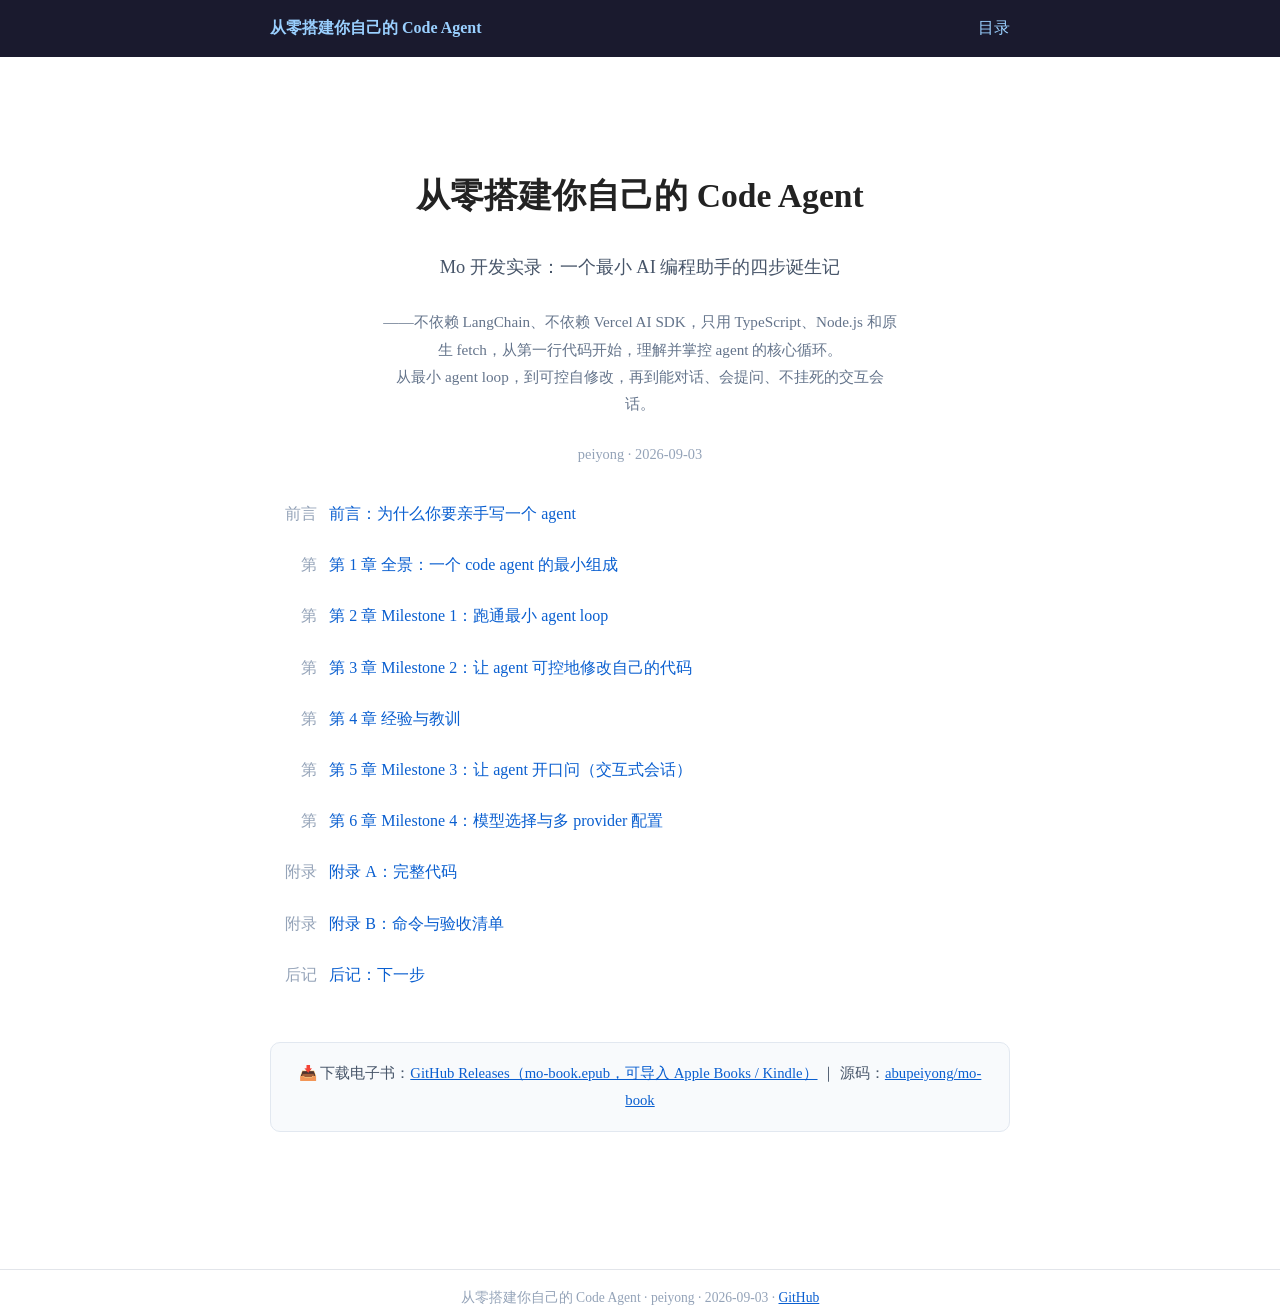
<file: docs/index.html>
<!DOCTYPE html>
<html lang="zh-CN">
<head>
<meta charset="UTF-8"/>
<meta name="viewport" content="width=device-width, initial-scale=1"/>
<title>从零搭建你自己的 Code Agent</title>
<meta name="description" content="Mo 开发实录：一个最小 AI 编程助手的四步诞生记"/>
<link rel="stylesheet" href="style.css"/>
</head>
<body>
<header class="site"><div class="inner">
  <span class="book-title"><a href="../index.html">从零搭建你自己的 Code Agent</a></span>
  <span><a href="../index.html">目录</a></span>
</div></header>
<div class="wrap">

<article class="cover">
  <h1>从零搭建你自己的 Code Agent</h1>
  <p class="subtitle">Mo 开发实录：一个最小 AI 编程助手的四步诞生记</p>
  <p class="blurb">——不依赖 LangChain、不依赖 Vercel AI SDK，只用 TypeScript、Node.js
  和原生 fetch，从第一行代码开始，理解并掌控 agent 的核心循环。<br/>
  从最小 agent loop，到可控自修改，再到能对话、会提问、不挂死的交互会话。</p>
  <p class="meta">peiyong · 2026-09-03</p>
  <nav class="toc"><ol><li><a href="chapters/ch-01.html"><span class="no">前言</span><span>前言：为什么你要亲手写一个 agent</span></a></li>
<li><a href="chapters/ch-02.html"><span class="no">第</span><span>第 1 章 全景：一个 code agent 的最小组成</span></a></li>
<li><a href="chapters/ch-03.html"><span class="no">第</span><span>第 2 章 Milestone 1：跑通最小 agent loop</span></a></li>
<li><a href="chapters/ch-04.html"><span class="no">第</span><span>第 3 章 Milestone 2：让 agent 可控地修改自己的代码</span></a></li>
<li><a href="chapters/ch-05.html"><span class="no">第</span><span>第 4 章 经验与教训</span></a></li>
<li><a href="chapters/ch-06.html"><span class="no">第</span><span>第 5 章 Milestone 3：让 agent 开口问（交互式会话）</span></a></li>
<li><a href="chapters/ch-07.html"><span class="no">第</span><span>第 6 章 Milestone 4：模型选择与多 provider 配置</span></a></li>
<li><a href="chapters/ch-08.html"><span class="no">附录</span><span>附录 A：完整代码</span></a></li>
<li><a href="chapters/ch-09.html"><span class="no">附录</span><span>附录 B：命令与验收清单</span></a></li>
<li><a href="chapters/ch-10.html"><span class="no">后记</span><span>后记：下一步</span></a></li></ol></nav>
  <div class="downloads">
    📥 下载电子书：<a href="https://github.com/abupeiyong/mo-book/releases">GitHub Releases（mo-book.epub，可导入 Apple Books / Kindle）</a>
    ｜ 源码：<a href="https://github.com/abupeiyong/mo-book">abupeiyong/mo-book</a>
  </div>
</article>
</div>
<footer class="site">从零搭建你自己的 Code Agent · peiyong · 2026-09-03 · <a href="https://github.com/abupeiyong/mo-book">GitHub</a></footer>
</body>
</html>
</file>
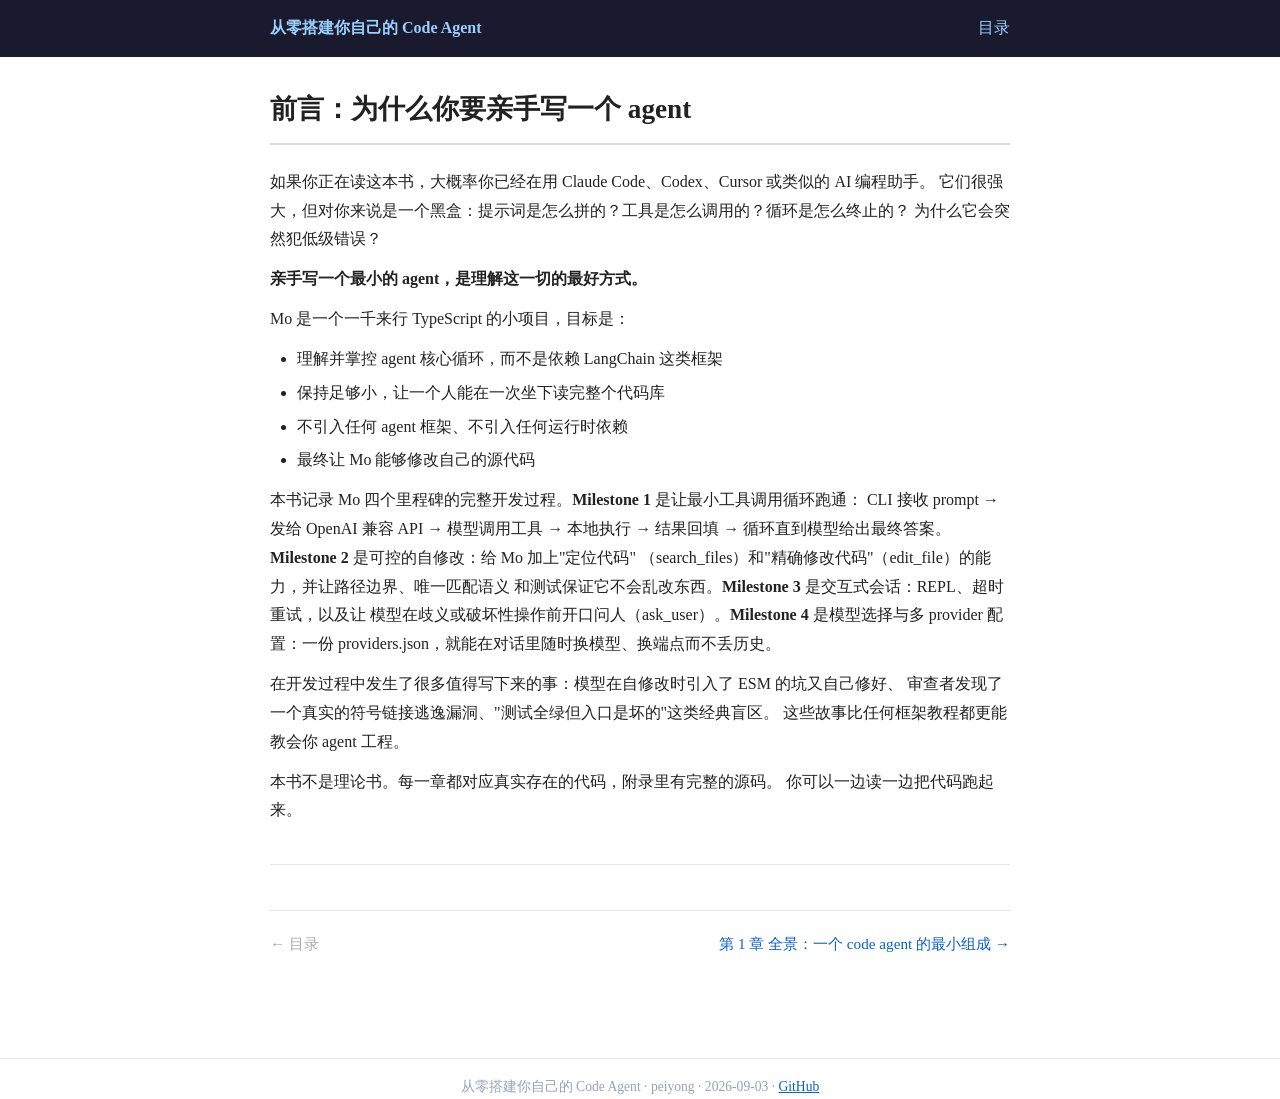
<file: docs/chapters/ch-01.html>
<!DOCTYPE html>
<html lang="zh-CN">
<head>
<meta charset="UTF-8"/>
<meta name="viewport" content="width=device-width, initial-scale=1"/>
<title>前言：为什么你要亲手写一个 agent · 从零搭建你自己的 Code Agent</title>
<meta name="description" content="Mo 开发实录：一个最小 AI 编程助手的四步诞生记"/>
<link rel="stylesheet" href="../style.css"/>
</head>
<body>
<header class="site"><div class="inner">
  <span class="book-title"><a href="../index.html">从零搭建你自己的 Code Agent</a></span>
  <span><a href="../index.html">目录</a></span>
</div></header>
<div class="wrap">

<article>
<h1>前言：为什么你要亲手写一个 agent</h1>
<p>如果你正在读这本书，大概率你已经在用 Claude Code、Codex、Cursor 或类似的 AI 编程助手。 它们很强大，但对你来说是一个黑盒：提示词是怎么拼的？工具是怎么调用的？循环是怎么终止的？ 为什么它会突然犯低级错误？</p>
<p><strong>亲手写一个最小的 agent，是理解这一切的最好方式。</strong></p>
<p>Mo 是一个一千来行 TypeScript 的小项目，目标是：</p>
<ul><li>理解并掌控 agent 核心循环，而不是依赖 LangChain 这类框架</li><li>保持足够小，让一个人能在一次坐下读完整个代码库</li><li>不引入任何 agent 框架、不引入任何运行时依赖</li><li>最终让 Mo 能够修改自己的源代码</li></ul>
<p>本书记录 Mo 四个里程碑的完整开发过程。<strong>Milestone 1</strong> 是让最小工具调用循环跑通： CLI 接收 prompt → 发给 OpenAI 兼容 API → 模型调用工具 → 本地执行 → 结果回填 → 循环直到模型给出最终答案。<strong>Milestone 2</strong> 是可控的自修改：给 Mo 加上"定位代码" （search_files）和"精确修改代码"（edit_file）的能力，并让路径边界、唯一匹配语义 和测试保证它不会乱改东西。<strong>Milestone 3</strong> 是交互式会话：REPL、超时重试，以及让 模型在歧义或破坏性操作前开口问人（ask_user）。<strong>Milestone 4</strong> 是模型选择与多 provider 配置：一份 providers.json，就能在对话里随时换模型、换端点而不丢历史。</p>
<p>在开发过程中发生了很多值得写下来的事：模型在自修改时引入了 ESM 的坑又自己修好、 审查者发现了一个真实的符号链接逃逸漏洞、"测试全绿但入口是坏的"这类经典盲区。 这些故事比任何框架教程都更能教会你 agent 工程。</p>
<p>本书不是理论书。每一章都对应真实存在的代码，附录里有完整的源码。 你可以一边读一边把代码跑起来。</p>
<hr/>
</article>
<nav class="pager"><span class="empty">← 目录</span><span></span><a href="ch-02.html">第 1 章 全景：一个 code agent 的最小组成 →</a></nav>
</div>
<footer class="site">从零搭建你自己的 Code Agent · peiyong · 2026-09-03 · <a href="https://github.com/abupeiyong/mo-book">GitHub</a></footer>
</body>
</html>
</file>
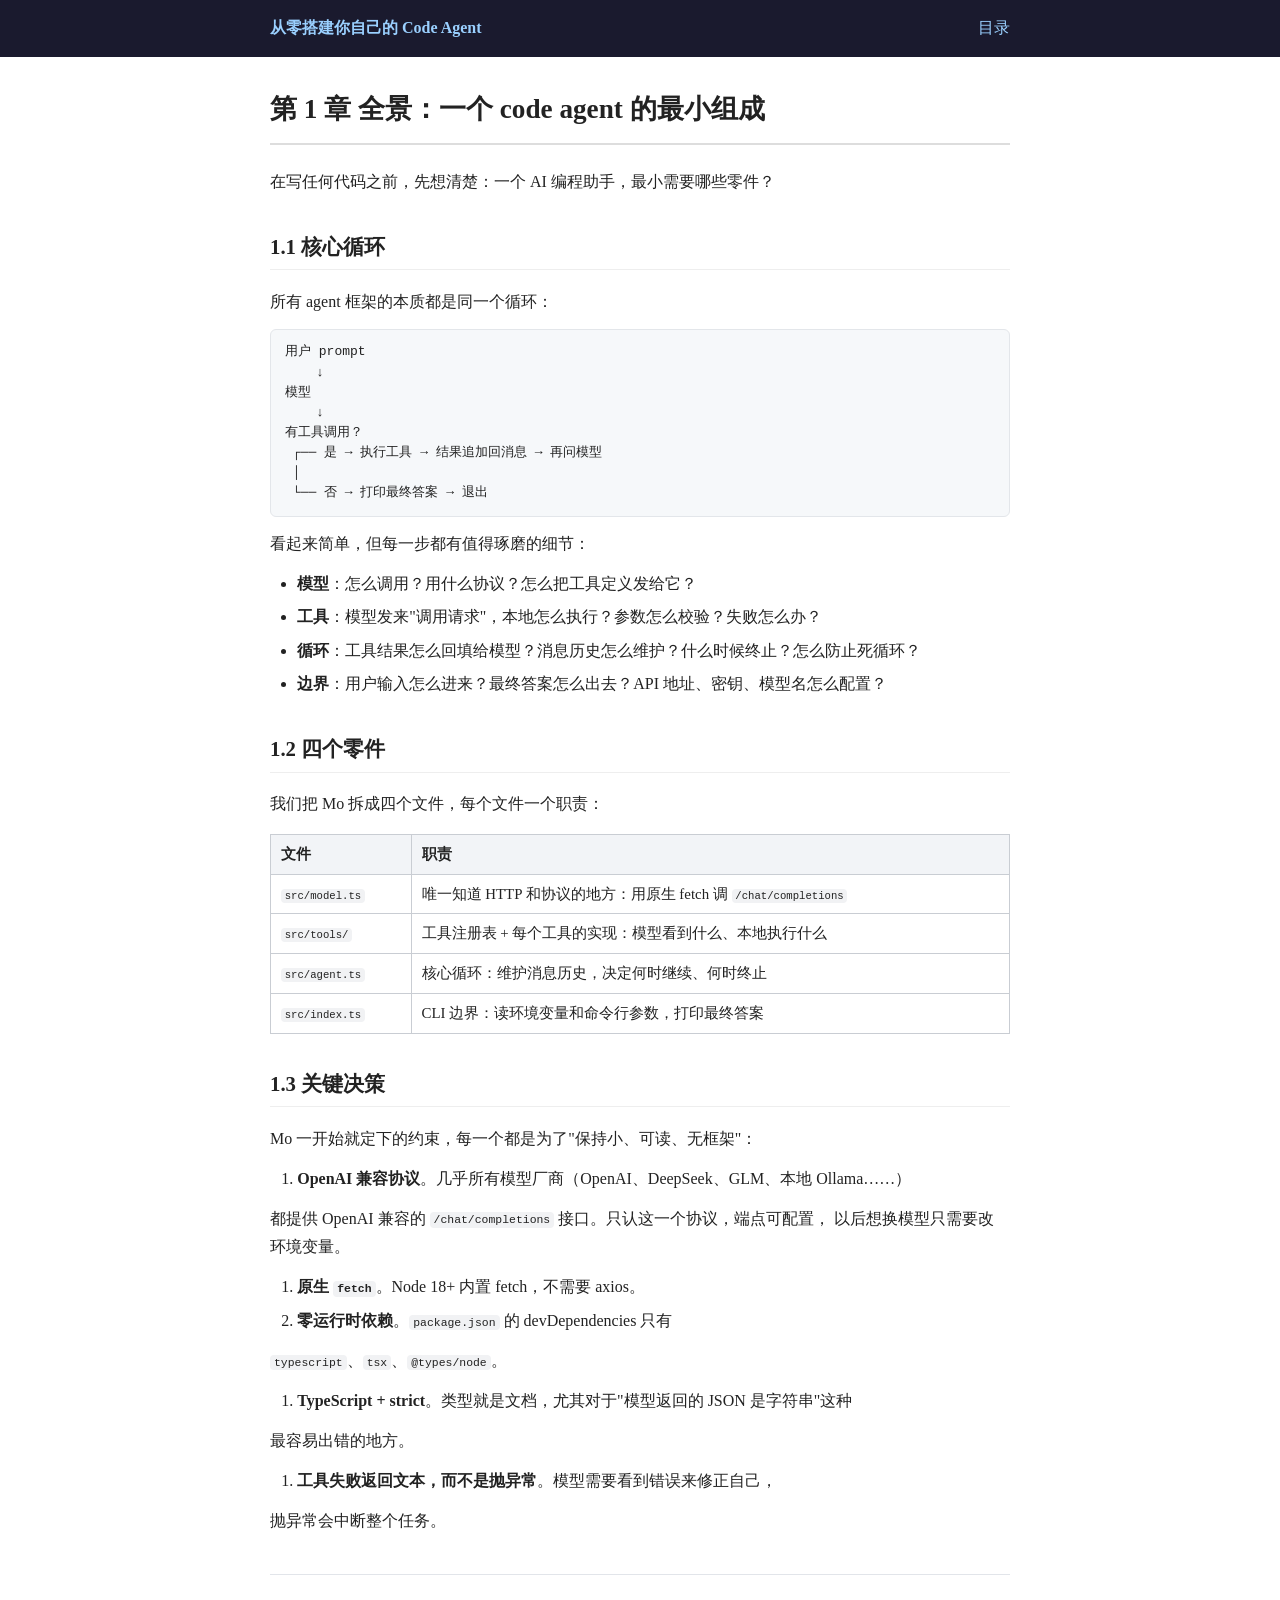
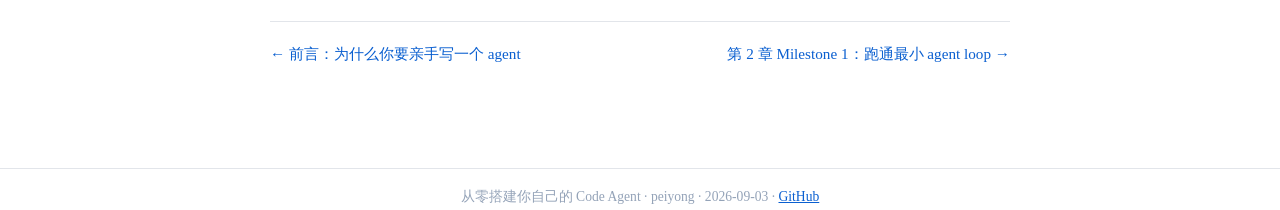
<file: docs/chapters/ch-02.html>
<!DOCTYPE html>
<html lang="zh-CN">
<head>
<meta charset="UTF-8"/>
<meta name="viewport" content="width=device-width, initial-scale=1"/>
<title>第 1 章 全景：一个 code agent 的最小组成 · 从零搭建你自己的 Code Agent</title>
<meta name="description" content="Mo 开发实录：一个最小 AI 编程助手的四步诞生记"/>
<link rel="stylesheet" href="../style.css"/>
</head>
<body>
<header class="site"><div class="inner">
  <span class="book-title"><a href="../index.html">从零搭建你自己的 Code Agent</a></span>
  <span><a href="../index.html">目录</a></span>
</div></header>
<div class="wrap">

<article>
<h1>第 1 章 全景：一个 code agent 的最小组成</h1>
<p>在写任何代码之前，先想清楚：一个 AI 编程助手，最小需要哪些零件？</p>
<h2>1.1 核心循环</h2>
<p>所有 agent 框架的本质都是同一个循环：</p>
<pre><code>用户 prompt
    ↓
模型
    ↓
有工具调用？
 ┌── 是 → 执行工具 → 结果追加回消息 → 再问模型
 │
 └── 否 → 打印最终答案 → 退出</code></pre>
<p>看起来简单，但每一步都有值得琢磨的细节：</p>
<ul><li><strong>模型</strong>：怎么调用？用什么协议？怎么把工具定义发给它？</li><li><strong>工具</strong>：模型发来"调用请求"，本地怎么执行？参数怎么校验？失败怎么办？</li><li><strong>循环</strong>：工具结果怎么回填给模型？消息历史怎么维护？什么时候终止？怎么防止死循环？</li><li><strong>边界</strong>：用户输入怎么进来？最终答案怎么出去？API 地址、密钥、模型名怎么配置？</li></ul>
<h2>1.2 四个零件</h2>
<p>我们把 Mo 拆成四个文件，每个文件一个职责：</p>
<table><thead><tr><th>文件</th><th>职责</th></tr></thead><tbody><tr><td><code>src/model.ts</code></td><td>唯一知道 HTTP 和协议的地方：用原生 fetch 调 <code>/chat/completions</code></td></tr><tr><td><code>src/tools/</code></td><td>工具注册表 + 每个工具的实现：模型看到什么、本地执行什么</td></tr><tr><td><code>src/agent.ts</code></td><td>核心循环：维护消息历史，决定何时继续、何时终止</td></tr><tr><td><code>src/index.ts</code></td><td>CLI 边界：读环境变量和命令行参数，打印最终答案</td></tr></tbody></table>
<h2>1.3 关键决策</h2>
<p>Mo 一开始就定下的约束，每一个都是为了"保持小、可读、无框架"：</p>
<ol><li><strong>OpenAI 兼容协议</strong>。几乎所有模型厂商（OpenAI、DeepSeek、GLM、本地 Ollama……）</li></ol>
<p>   都提供 OpenAI 兼容的 <code>/chat/completions</code> 接口。只认这一个协议，端点可配置，    以后想换模型只需要改环境变量。</p>
<ol><li><strong>原生 <code>fetch</code></strong>。Node 18+ 内置 fetch，不需要 axios。</li><li><strong>零运行时依赖</strong>。<code>package.json</code> 的 devDependencies 只有</li></ol>
<p>   <code>typescript</code>、<code>tsx</code>、<code>@types/node</code>。</p>
<ol><li><strong>TypeScript + strict</strong>。类型就是文档，尤其对于"模型返回的 JSON 是字符串"这种</li></ol>
<p>   最容易出错的地方。</p>
<ol><li><strong>工具失败返回文本，而不是抛异常</strong>。模型需要看到错误来修正自己，</li></ol>
<p>   抛异常会中断整个任务。</p>
<hr/>
</article>
<nav class="pager"><a href="ch-01.html">← 前言：为什么你要亲手写一个 agent</a><span></span><a href="ch-03.html">第 2 章 Milestone 1：跑通最小 agent loop →</a></nav>
</div>
<footer class="site">从零搭建你自己的 Code Agent · peiyong · 2026-09-03 · <a href="https://github.com/abupeiyong/mo-book">GitHub</a></footer>
</body>
</html>
</file>
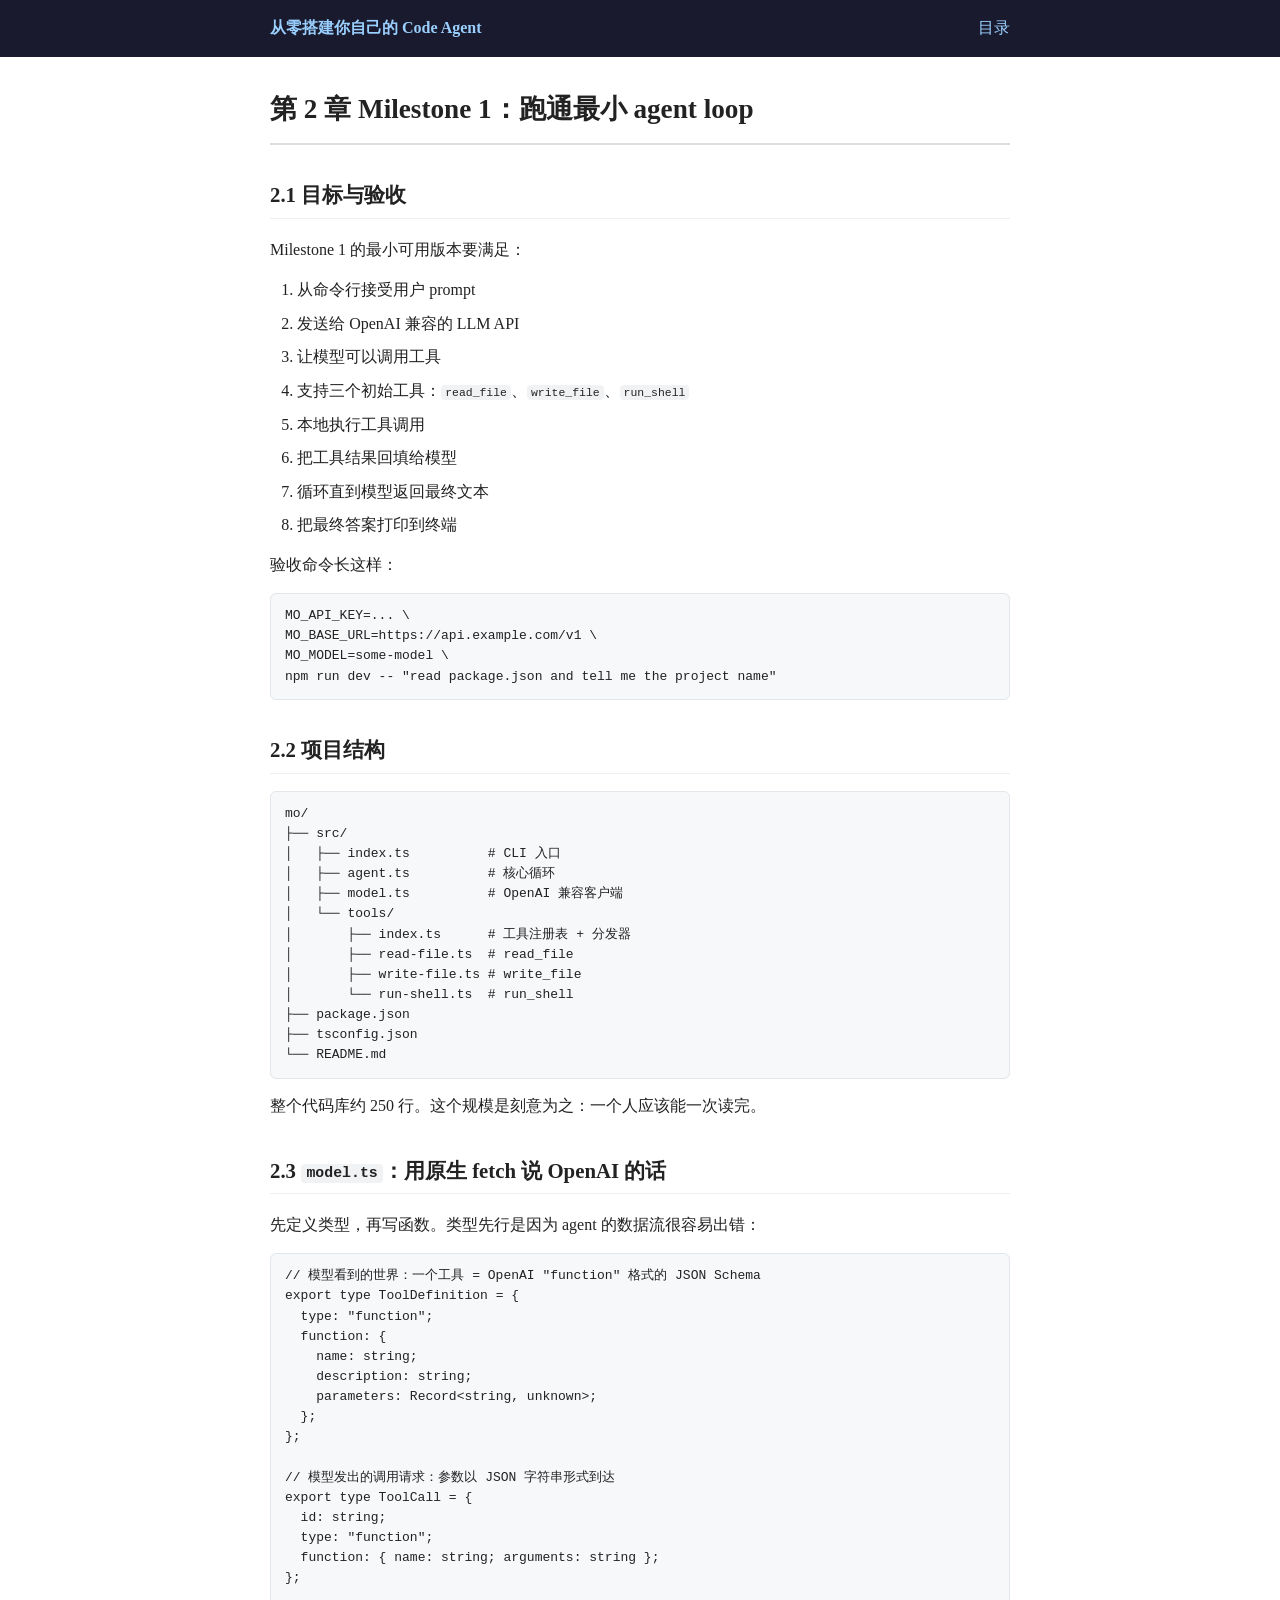
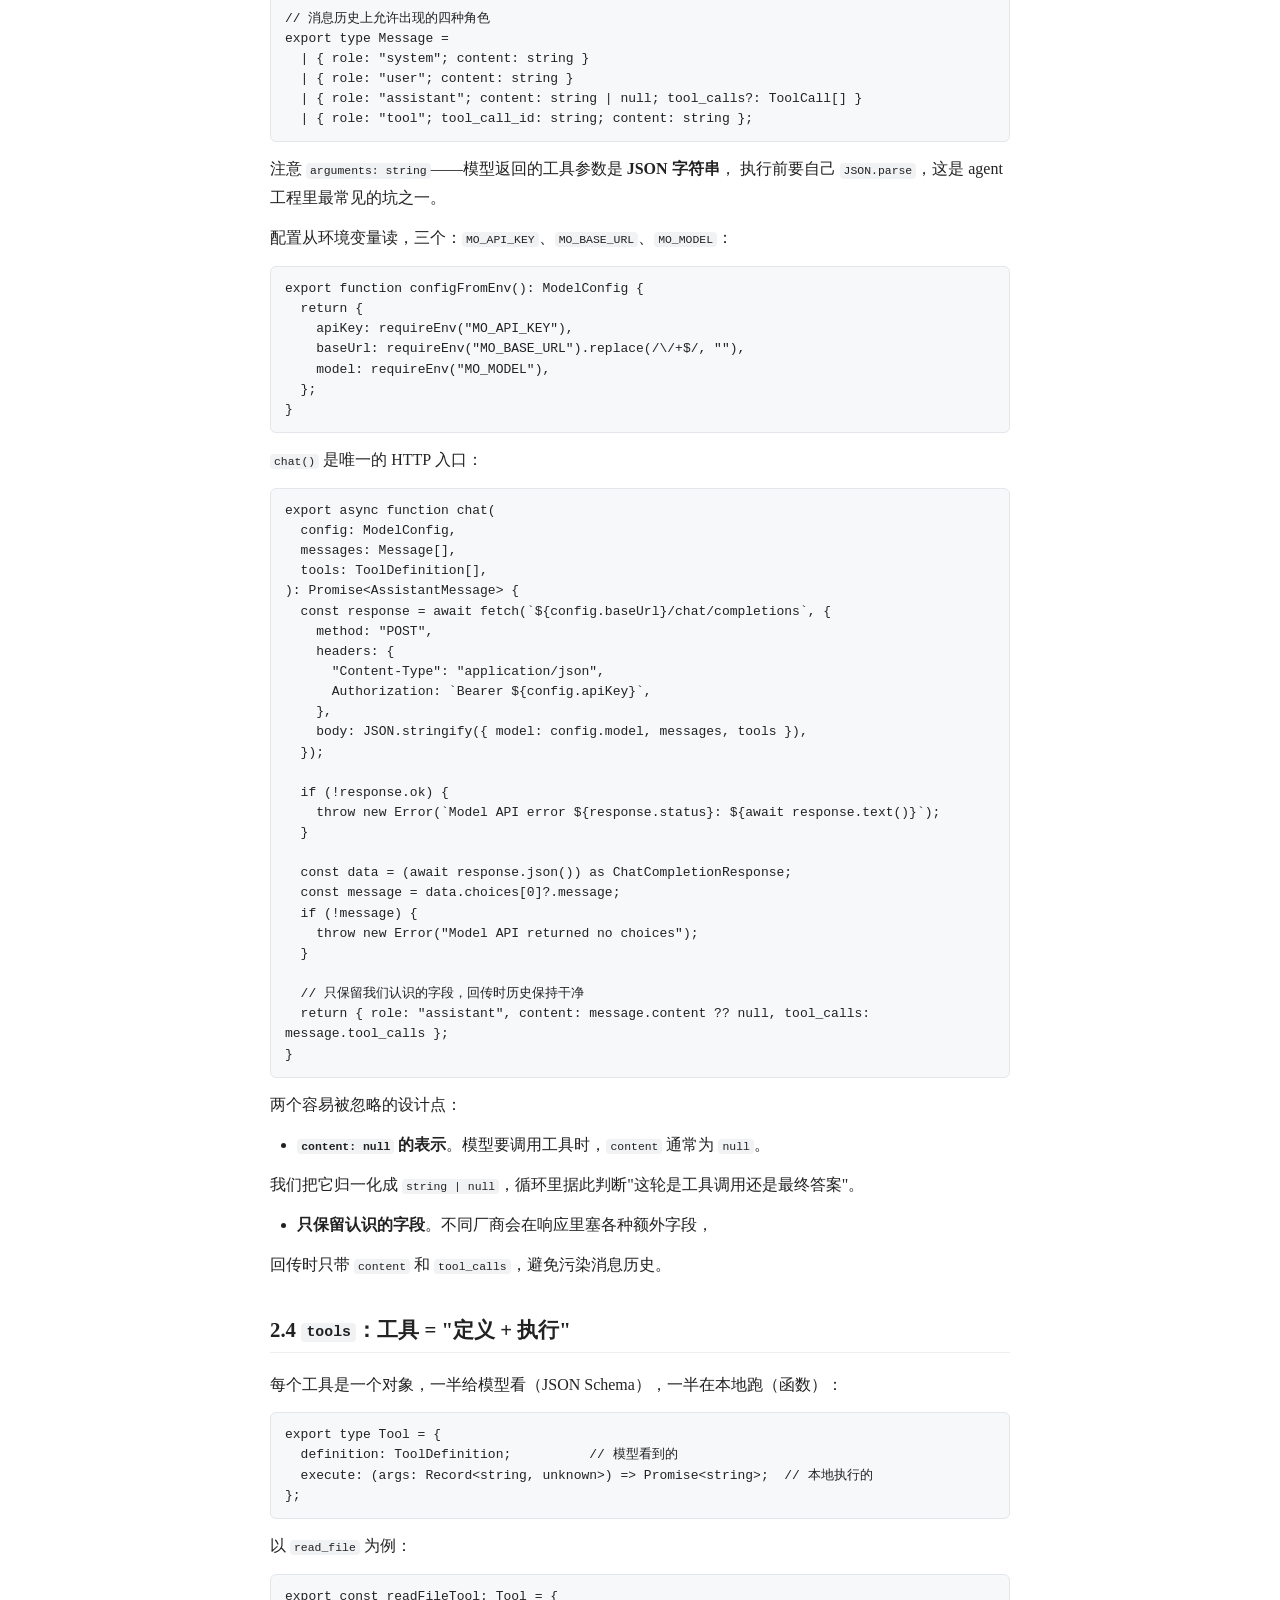
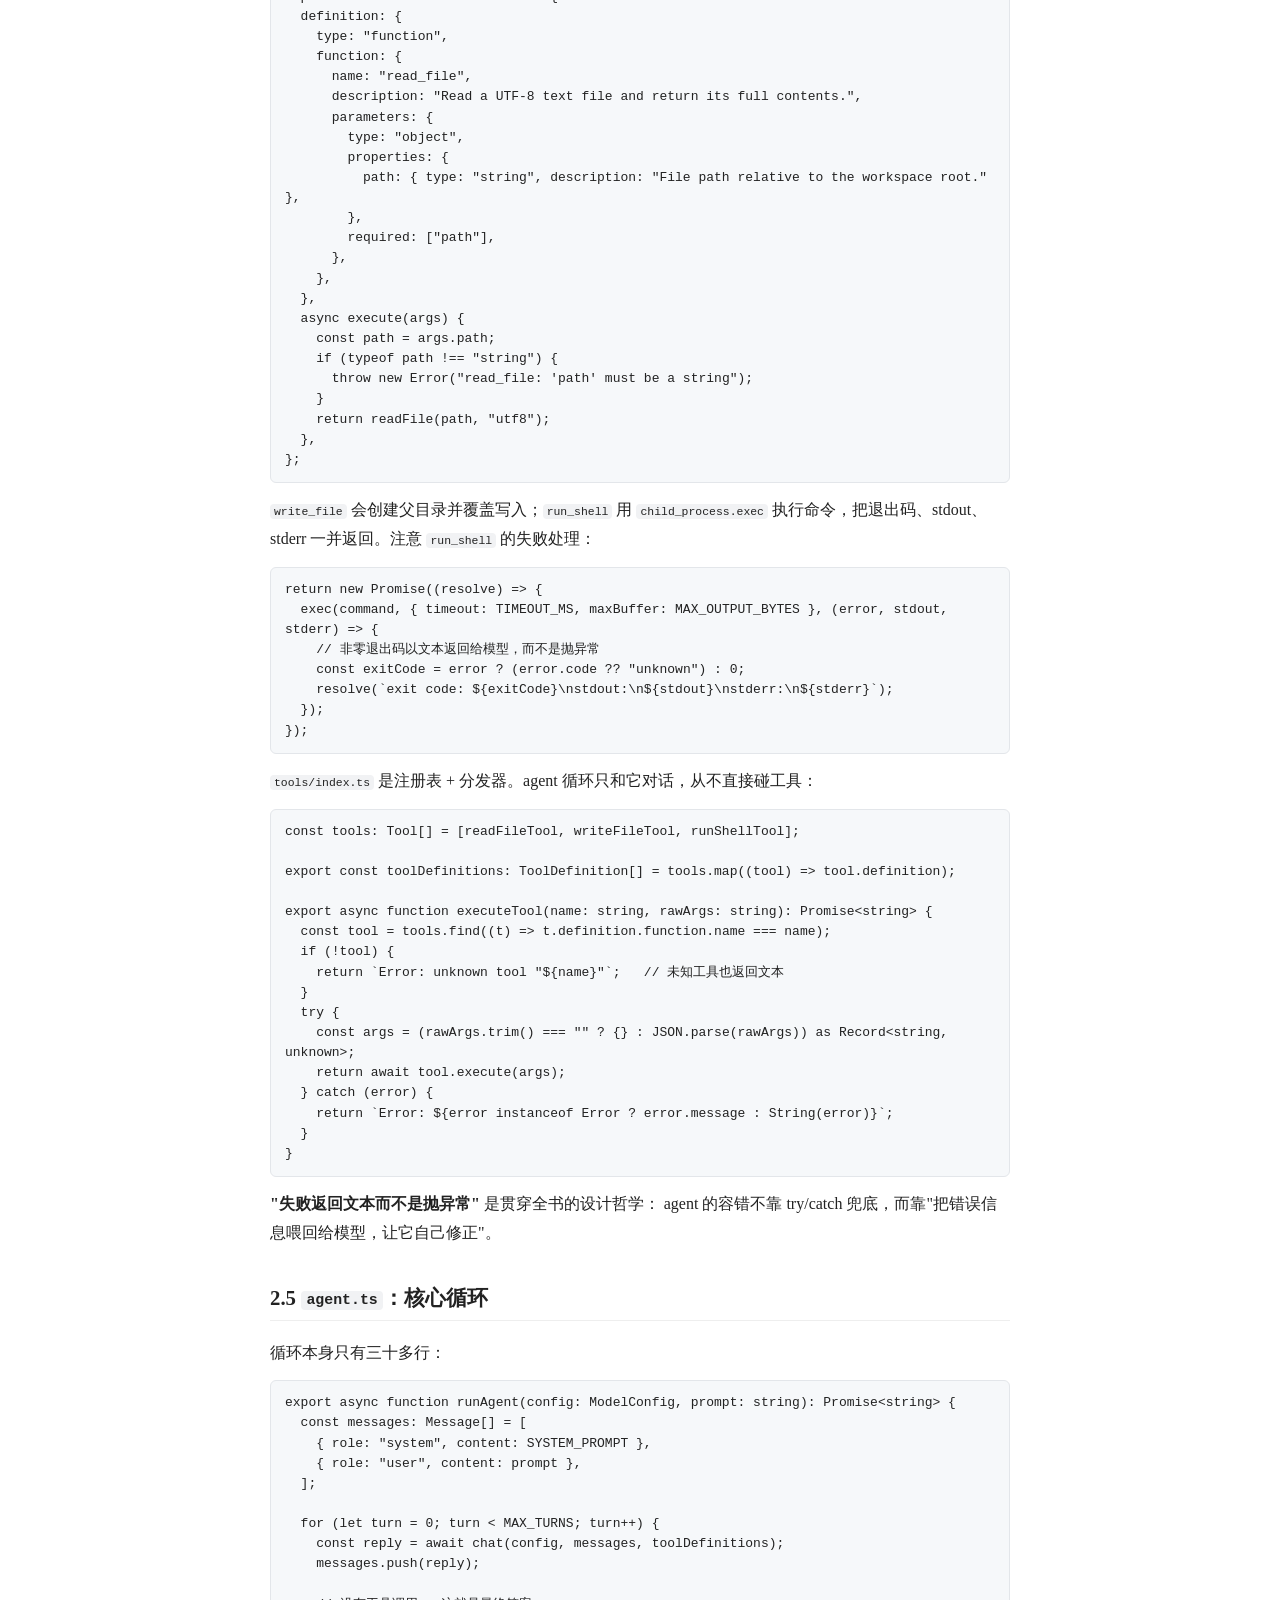
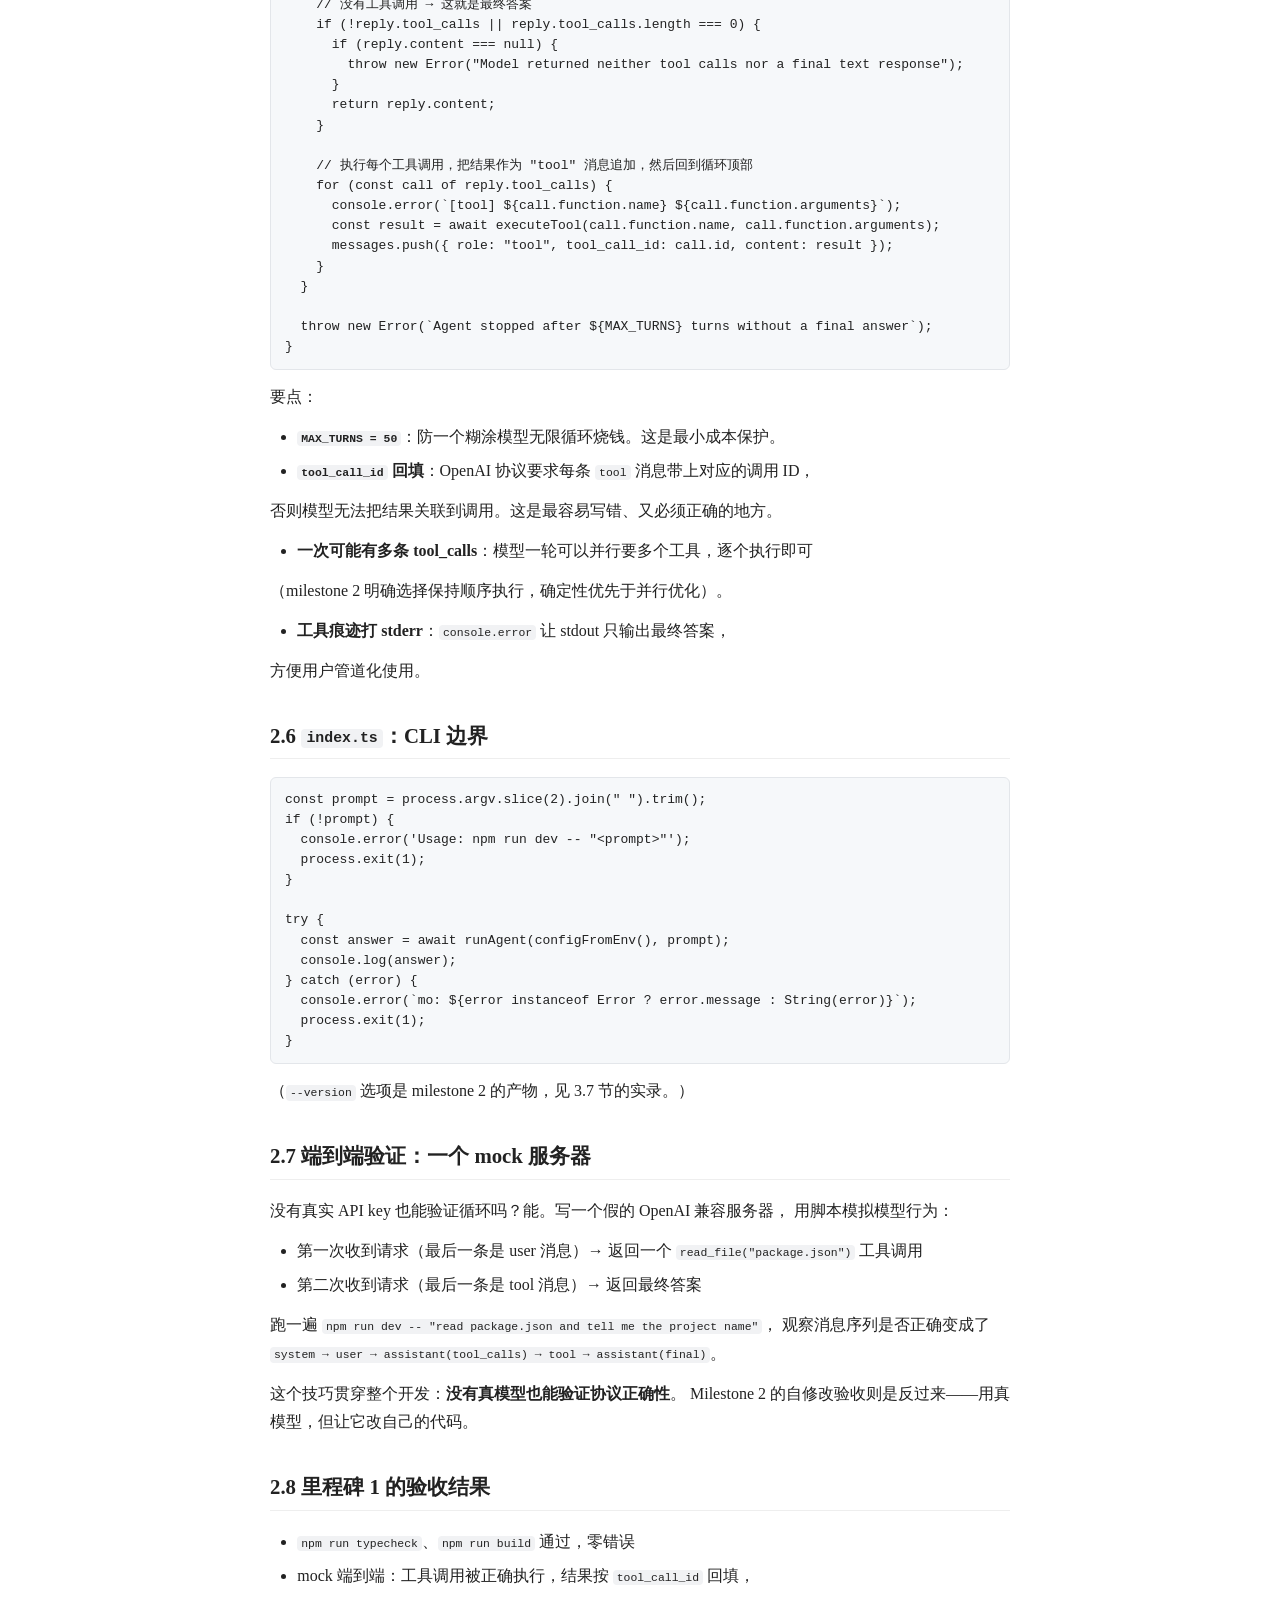
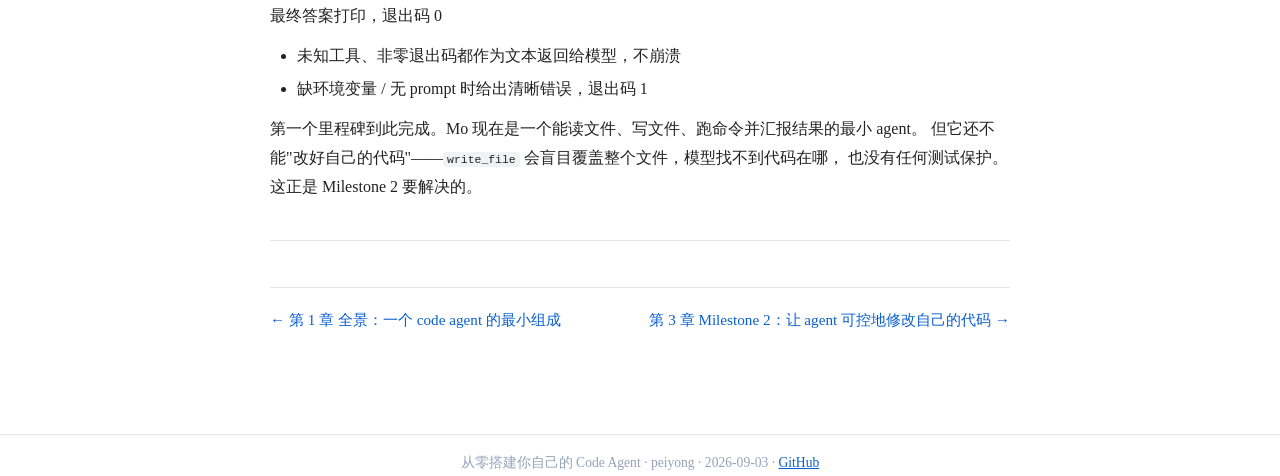
<file: docs/chapters/ch-03.html>
<!DOCTYPE html>
<html lang="zh-CN">
<head>
<meta charset="UTF-8"/>
<meta name="viewport" content="width=device-width, initial-scale=1"/>
<title>第 2 章 Milestone 1：跑通最小 agent loop · 从零搭建你自己的 Code Agent</title>
<meta name="description" content="Mo 开发实录：一个最小 AI 编程助手的四步诞生记"/>
<link rel="stylesheet" href="../style.css"/>
</head>
<body>
<header class="site"><div class="inner">
  <span class="book-title"><a href="../index.html">从零搭建你自己的 Code Agent</a></span>
  <span><a href="../index.html">目录</a></span>
</div></header>
<div class="wrap">

<article>
<h1>第 2 章 Milestone 1：跑通最小 agent loop</h1>
<h2>2.1 目标与验收</h2>
<p>Milestone 1 的最小可用版本要满足：</p>
<ol><li>从命令行接受用户 prompt</li><li>发送给 OpenAI 兼容的 LLM API</li><li>让模型可以调用工具</li><li>支持三个初始工具：<code>read_file</code>、<code>write_file</code>、<code>run_shell</code></li><li>本地执行工具调用</li><li>把工具结果回填给模型</li><li>循环直到模型返回最终文本</li><li>把最终答案打印到终端</li></ol>
<p>验收命令长这样：</p>
<pre><code>MO_API_KEY=... \
MO_BASE_URL=https://api.example.com/v1 \
MO_MODEL=some-model \
npm run dev -- "read package.json and tell me the project name"</code></pre>
<h2>2.2 项目结构</h2>
<pre><code>mo/
├── src/
│   ├── index.ts          # CLI 入口
│   ├── agent.ts          # 核心循环
│   ├── model.ts          # OpenAI 兼容客户端
│   └── tools/
│       ├── index.ts      # 工具注册表 + 分发器
│       ├── read-file.ts  # read_file
│       ├── write-file.ts # write_file
│       └── run-shell.ts  # run_shell
├── package.json
├── tsconfig.json
└── README.md</code></pre>
<p>整个代码库约 250 行。这个规模是刻意为之：一个人应该能一次读完。</p>
<h2>2.3 <code>model.ts</code>：用原生 fetch 说 OpenAI 的话</h2>
<p>先定义类型，再写函数。类型先行是因为 agent 的数据流很容易出错：</p>
<pre><code>// 模型看到的世界：一个工具 = OpenAI "function" 格式的 JSON Schema
export type ToolDefinition = {
  type: "function";
  function: {
    name: string;
    description: string;
    parameters: Record&lt;string, unknown&gt;;
  };
};

// 模型发出的调用请求：参数以 JSON 字符串形式到达
export type ToolCall = {
  id: string;
  type: "function";
  function: { name: string; arguments: string };
};

// 消息历史上允许出现的四种角色
export type Message =
  | { role: "system"; content: string }
  | { role: "user"; content: string }
  | { role: "assistant"; content: string | null; tool_calls?: ToolCall[] }
  | { role: "tool"; tool_call_id: string; content: string };</code></pre>
<p>注意 <code>arguments: string</code>——模型返回的工具参数是 <strong>JSON 字符串</strong>， 执行前要自己 <code>JSON.parse</code>，这是 agent 工程里最常见的坑之一。</p>
<p>配置从环境变量读，三个：<code>MO_API_KEY</code>、<code>MO_BASE_URL</code>、<code>MO_MODEL</code>：</p>
<pre><code>export function configFromEnv(): ModelConfig {
  return {
    apiKey: requireEnv("MO_API_KEY"),
    baseUrl: requireEnv("MO_BASE_URL").replace(/\/+$/, ""),
    model: requireEnv("MO_MODEL"),
  };
}</code></pre>
<p><code>chat()</code> 是唯一的 HTTP 入口：</p>
<pre><code>export async function chat(
  config: ModelConfig,
  messages: Message[],
  tools: ToolDefinition[],
): Promise&lt;AssistantMessage&gt; {
  const response = await fetch(`${config.baseUrl}/chat/completions`, {
    method: "POST",
    headers: {
      "Content-Type": "application/json",
      Authorization: `Bearer ${config.apiKey}`,
    },
    body: JSON.stringify({ model: config.model, messages, tools }),
  });

  if (!response.ok) {
    throw new Error(`Model API error ${response.status}: ${await response.text()}`);
  }

  const data = (await response.json()) as ChatCompletionResponse;
  const message = data.choices[0]?.message;
  if (!message) {
    throw new Error("Model API returned no choices");
  }

  // 只保留我们认识的字段，回传时历史保持干净
  return { role: "assistant", content: message.content ?? null, tool_calls: message.tool_calls };
}</code></pre>
<p>两个容易被忽略的设计点：</p>
<ul><li><strong><code>content: null</code> 的表示</strong>。模型要调用工具时，<code>content</code> 通常为 <code>null</code>。</li></ul>
<p>  我们把它归一化成 <code>string | null</code>，循环里据此判断"这轮是工具调用还是最终答案"。</p>
<ul><li><strong>只保留认识的字段</strong>。不同厂商会在响应里塞各种额外字段，</li></ul>
<p>  回传时只带 <code>content</code> 和 <code>tool_calls</code>，避免污染消息历史。</p>
<h2>2.4 <code>tools</code>：工具 = "定义 + 执行"</h2>
<p>每个工具是一个对象，一半给模型看（JSON Schema），一半在本地跑（函数）：</p>
<pre><code>export type Tool = {
  definition: ToolDefinition;          // 模型看到的
  execute: (args: Record&lt;string, unknown&gt;) =&gt; Promise&lt;string&gt;;  // 本地执行的
};</code></pre>
<p>以 <code>read_file</code> 为例：</p>
<pre><code>export const readFileTool: Tool = {
  definition: {
    type: "function",
    function: {
      name: "read_file",
      description: "Read a UTF-8 text file and return its full contents.",
      parameters: {
        type: "object",
        properties: {
          path: { type: "string", description: "File path relative to the workspace root." },
        },
        required: ["path"],
      },
    },
  },
  async execute(args) {
    const path = args.path;
    if (typeof path !== "string") {
      throw new Error("read_file: 'path' must be a string");
    }
    return readFile(path, "utf8");
  },
};</code></pre>
<p><code>write_file</code> 会创建父目录并覆盖写入；<code>run_shell</code> 用 <code>child_process.exec</code> 执行命令，把退出码、stdout、stderr 一并返回。注意 <code>run_shell</code> 的失败处理：</p>
<pre><code>return new Promise((resolve) =&gt; {
  exec(command, { timeout: TIMEOUT_MS, maxBuffer: MAX_OUTPUT_BYTES }, (error, stdout, stderr) =&gt; {
    // 非零退出码以文本返回给模型，而不是抛异常
    const exitCode = error ? (error.code ?? "unknown") : 0;
    resolve(`exit code: ${exitCode}\nstdout:\n${stdout}\nstderr:\n${stderr}`);
  });
});</code></pre>
<p><code>tools/index.ts</code> 是注册表 + 分发器。agent 循环只和它对话，从不直接碰工具：</p>
<pre><code>const tools: Tool[] = [readFileTool, writeFileTool, runShellTool];

export const toolDefinitions: ToolDefinition[] = tools.map((tool) =&gt; tool.definition);

export async function executeTool(name: string, rawArgs: string): Promise&lt;string&gt; {
  const tool = tools.find((t) =&gt; t.definition.function.name === name);
  if (!tool) {
    return `Error: unknown tool "${name}"`;   // 未知工具也返回文本
  }
  try {
    const args = (rawArgs.trim() === "" ? {} : JSON.parse(rawArgs)) as Record&lt;string, unknown&gt;;
    return await tool.execute(args);
  } catch (error) {
    return `Error: ${error instanceof Error ? error.message : String(error)}`;
  }
}</code></pre>
<p><strong>"失败返回文本而不是抛异常"</strong> 是贯穿全书的设计哲学： agent 的容错不靠 try/catch 兜底，而靠"把错误信息喂回给模型，让它自己修正"。</p>
<h2>2.5 <code>agent.ts</code>：核心循环</h2>
<p>循环本身只有三十多行：</p>
<pre><code>export async function runAgent(config: ModelConfig, prompt: string): Promise&lt;string&gt; {
  const messages: Message[] = [
    { role: "system", content: SYSTEM_PROMPT },
    { role: "user", content: prompt },
  ];

  for (let turn = 0; turn &lt; MAX_TURNS; turn++) {
    const reply = await chat(config, messages, toolDefinitions);
    messages.push(reply);

    // 没有工具调用 → 这就是最终答案
    if (!reply.tool_calls || reply.tool_calls.length === 0) {
      if (reply.content === null) {
        throw new Error("Model returned neither tool calls nor a final text response");
      }
      return reply.content;
    }

    // 执行每个工具调用，把结果作为 "tool" 消息追加，然后回到循环顶部
    for (const call of reply.tool_calls) {
      console.error(`[tool] ${call.function.name} ${call.function.arguments}`);
      const result = await executeTool(call.function.name, call.function.arguments);
      messages.push({ role: "tool", tool_call_id: call.id, content: result });
    }
  }

  throw new Error(`Agent stopped after ${MAX_TURNS} turns without a final answer`);
}</code></pre>
<p>要点：</p>
<ul><li><strong><code>MAX_TURNS = 50</code></strong>：防一个糊涂模型无限循环烧钱。这是最小成本保护。</li><li><strong><code>tool_call_id</code> 回填</strong>：OpenAI 协议要求每条 <code>tool</code> 消息带上对应的调用 ID，</li></ul>
<p>  否则模型无法把结果关联到调用。这是最容易写错、又必须正确的地方。</p>
<ul><li><strong>一次可能有多条 tool_calls</strong>：模型一轮可以并行要多个工具，逐个执行即可</li></ul>
<p>  （milestone 2 明确选择保持顺序执行，确定性优先于并行优化）。</p>
<ul><li><strong>工具痕迹打 stderr</strong>：<code>console.error</code> 让 stdout 只输出最终答案，</li></ul>
<p>  方便用户管道化使用。</p>
<h2>2.6 <code>index.ts</code>：CLI 边界</h2>
<pre><code>const prompt = process.argv.slice(2).join(" ").trim();
if (!prompt) {
  console.error('Usage: npm run dev -- "&lt;prompt&gt;"');
  process.exit(1);
}

try {
  const answer = await runAgent(configFromEnv(), prompt);
  console.log(answer);
} catch (error) {
  console.error(`mo: ${error instanceof Error ? error.message : String(error)}`);
  process.exit(1);
}</code></pre>
<p>（<code>--version</code> 选项是 milestone 2 的产物，见 3.7 节的实录。）</p>
<h2>2.7 端到端验证：一个 mock 服务器</h2>
<p>没有真实 API key 也能验证循环吗？能。写一个假的 OpenAI 兼容服务器， 用脚本模拟模型行为：</p>
<ul><li>第一次收到请求（最后一条是 user 消息）→ 返回一个 <code>read_file("package.json")</code> 工具调用</li><li>第二次收到请求（最后一条是 tool 消息）→ 返回最终答案</li></ul>
<p>跑一遍 <code>npm run dev -- "read package.json and tell me the project name"</code>， 观察消息序列是否正确变成了 <code>system → user → assistant(tool_calls) → tool → assistant(final)</code>。</p>
<p>这个技巧贯穿整个开发：<strong>没有真模型也能验证协议正确性</strong>。 Milestone 2 的自修改验收则是反过来——用真模型，但让它改自己的代码。</p>
<h2>2.8 里程碑 1 的验收结果</h2>
<ul><li><code>npm run typecheck</code>、<code>npm run build</code> 通过，零错误</li><li>mock 端到端：工具调用被正确执行，结果按 <code>tool_call_id</code> 回填，</li></ul>
<p>  最终答案打印，退出码 0</p>
<ul><li>未知工具、非零退出码都作为文本返回给模型，不崩溃</li><li>缺环境变量 / 无 prompt 时给出清晰错误，退出码 1</li></ul>
<p>第一个里程碑到此完成。Mo 现在是一个能读文件、写文件、跑命令并汇报结果的最小 agent。 但它还不能"改好自己的代码"——<code>write_file</code> 会盲目覆盖整个文件，模型找不到代码在哪， 也没有任何测试保护。这正是 Milestone 2 要解决的。</p>
<hr/>
</article>
<nav class="pager"><a href="ch-02.html">← 第 1 章 全景：一个 code agent 的最小组成</a><span></span><a href="ch-04.html">第 3 章 Milestone 2：让 agent 可控地修改自己的代码 →</a></nav>
</div>
<footer class="site">从零搭建你自己的 Code Agent · peiyong · 2026-09-03 · <a href="https://github.com/abupeiyong/mo-book">GitHub</a></footer>
</body>
</html>
</file>
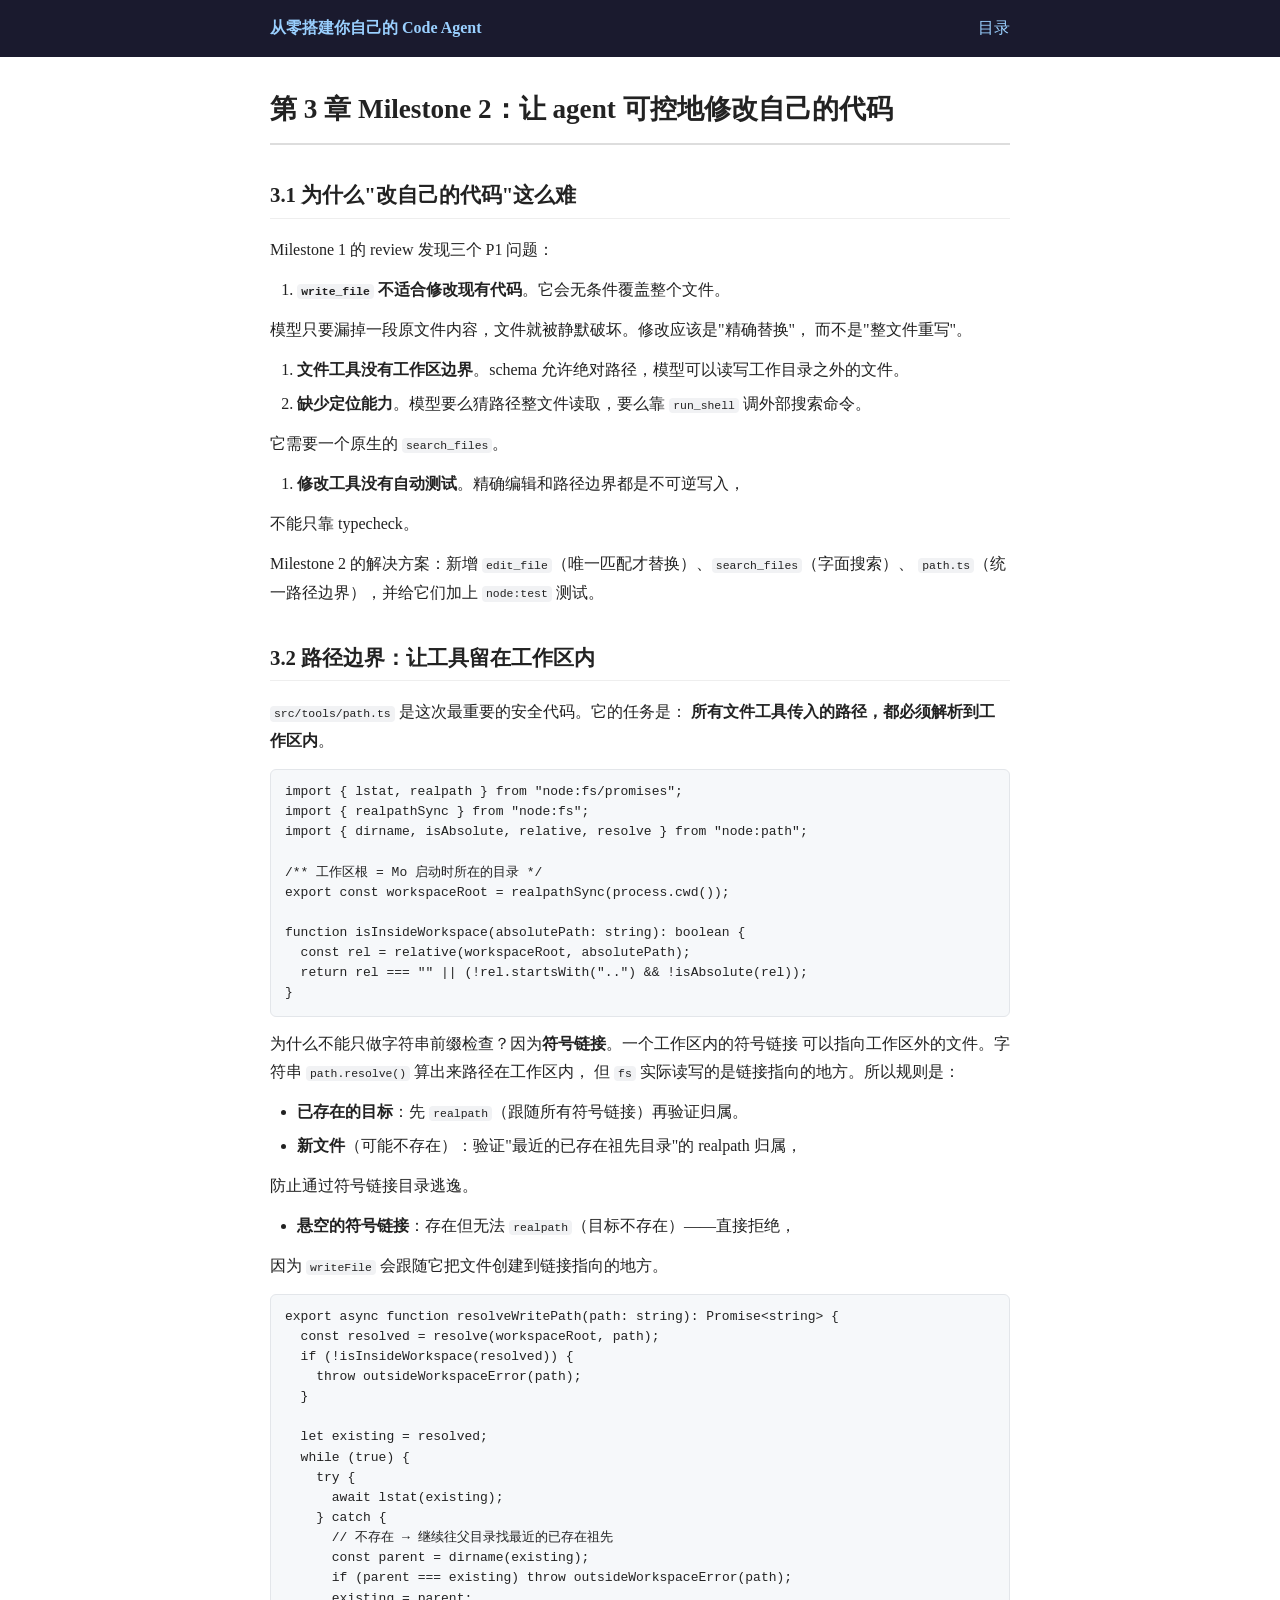
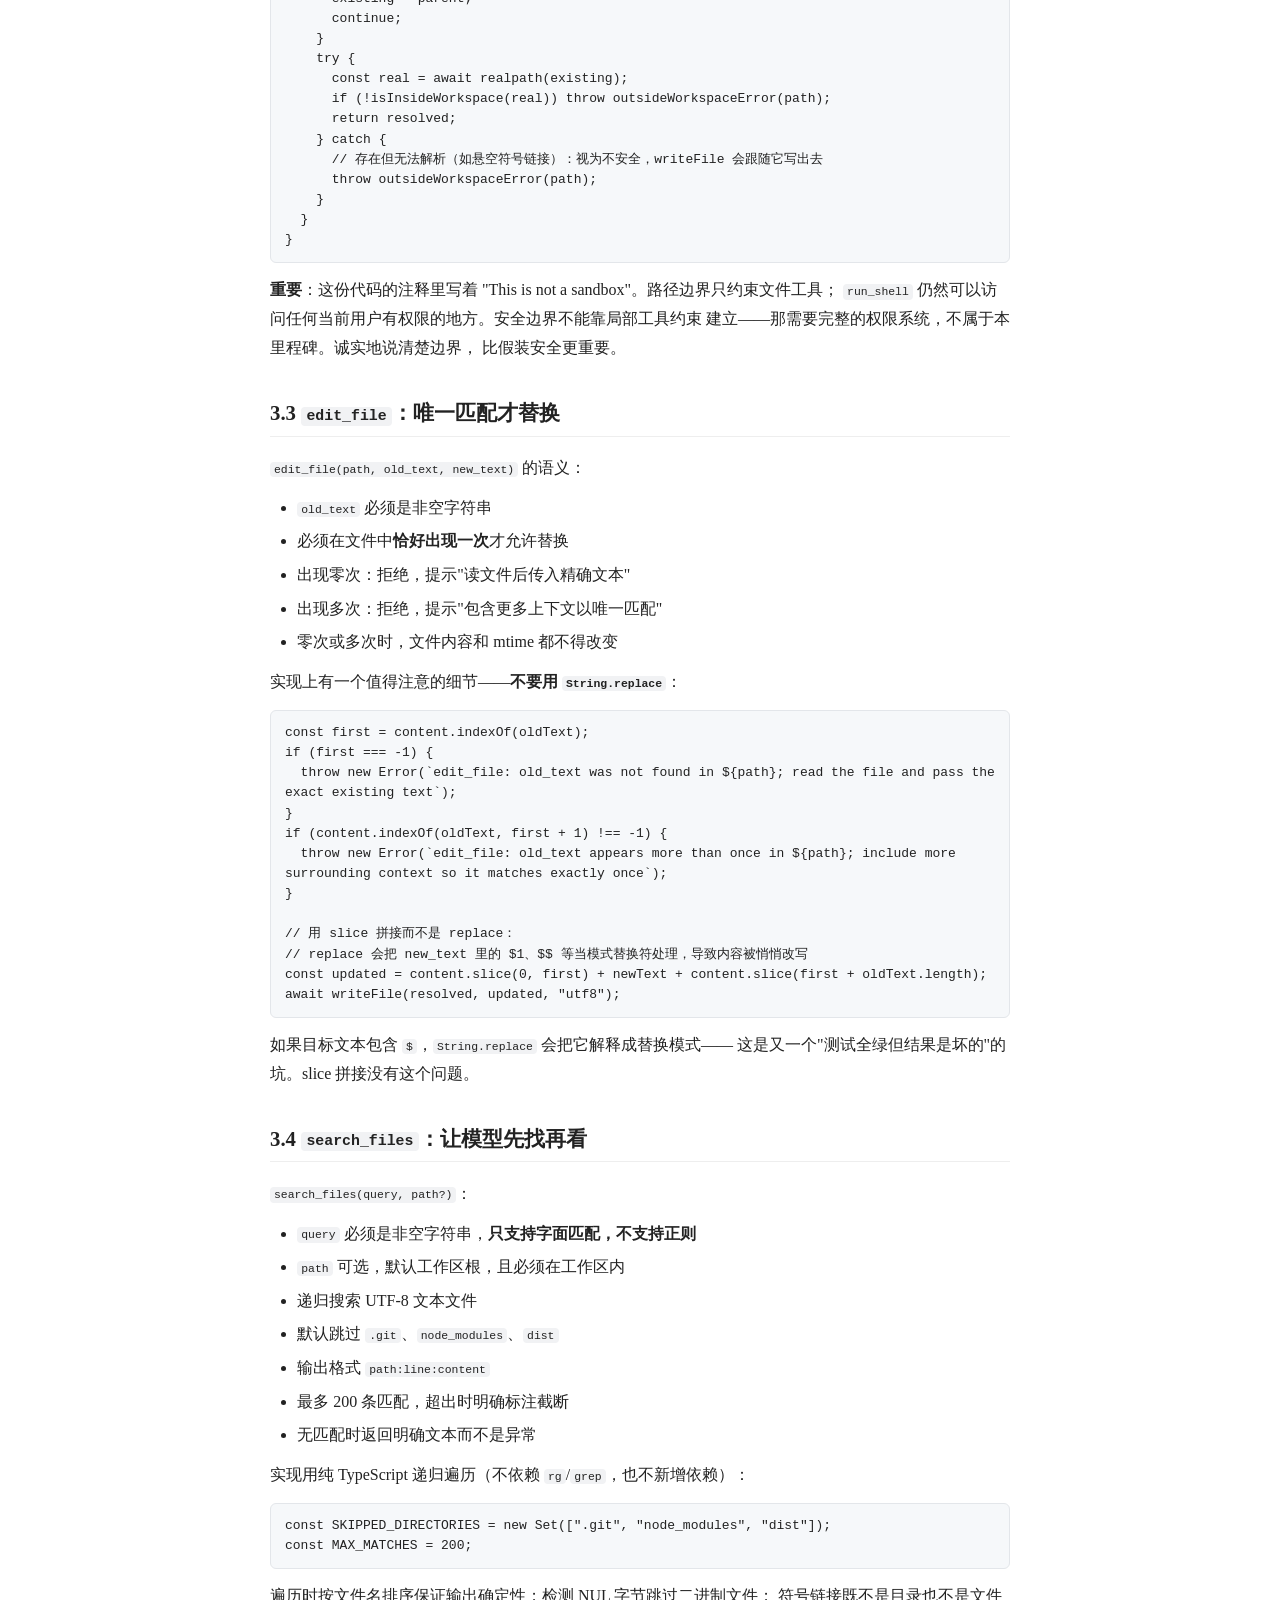
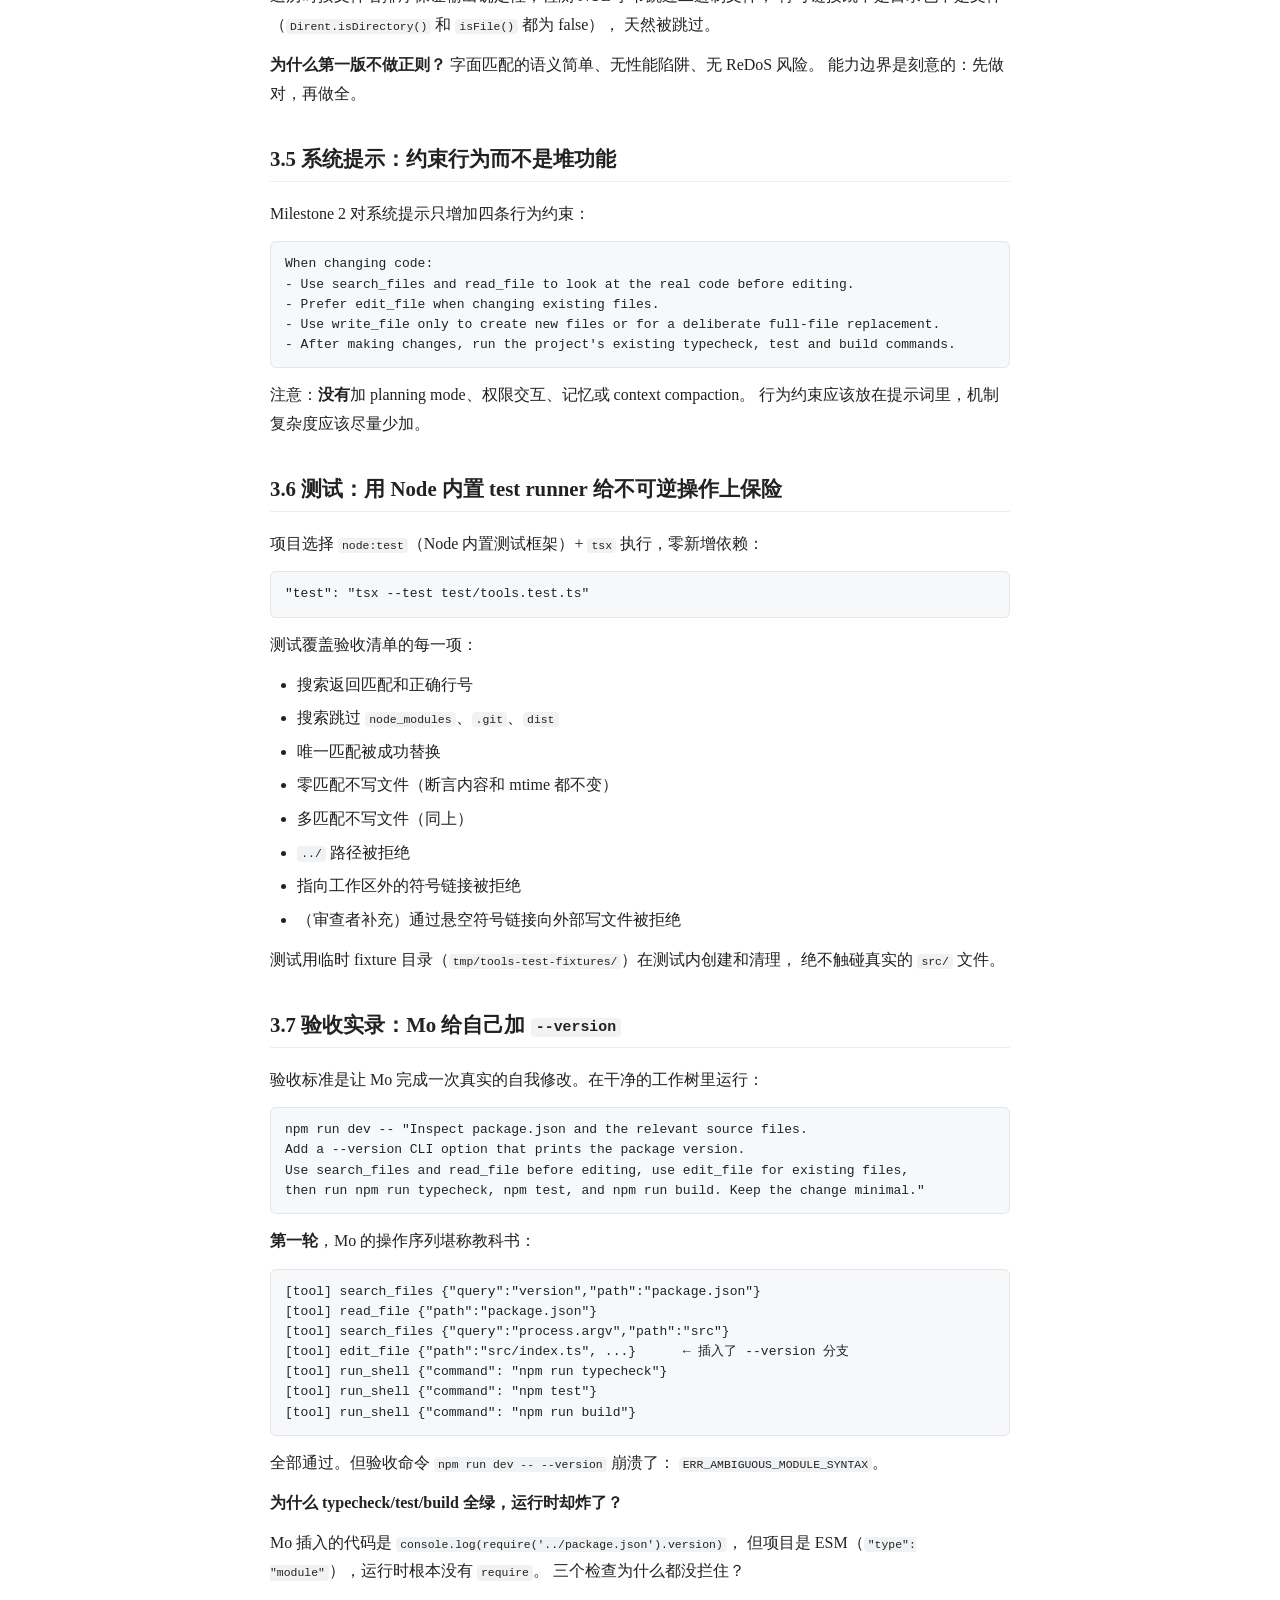
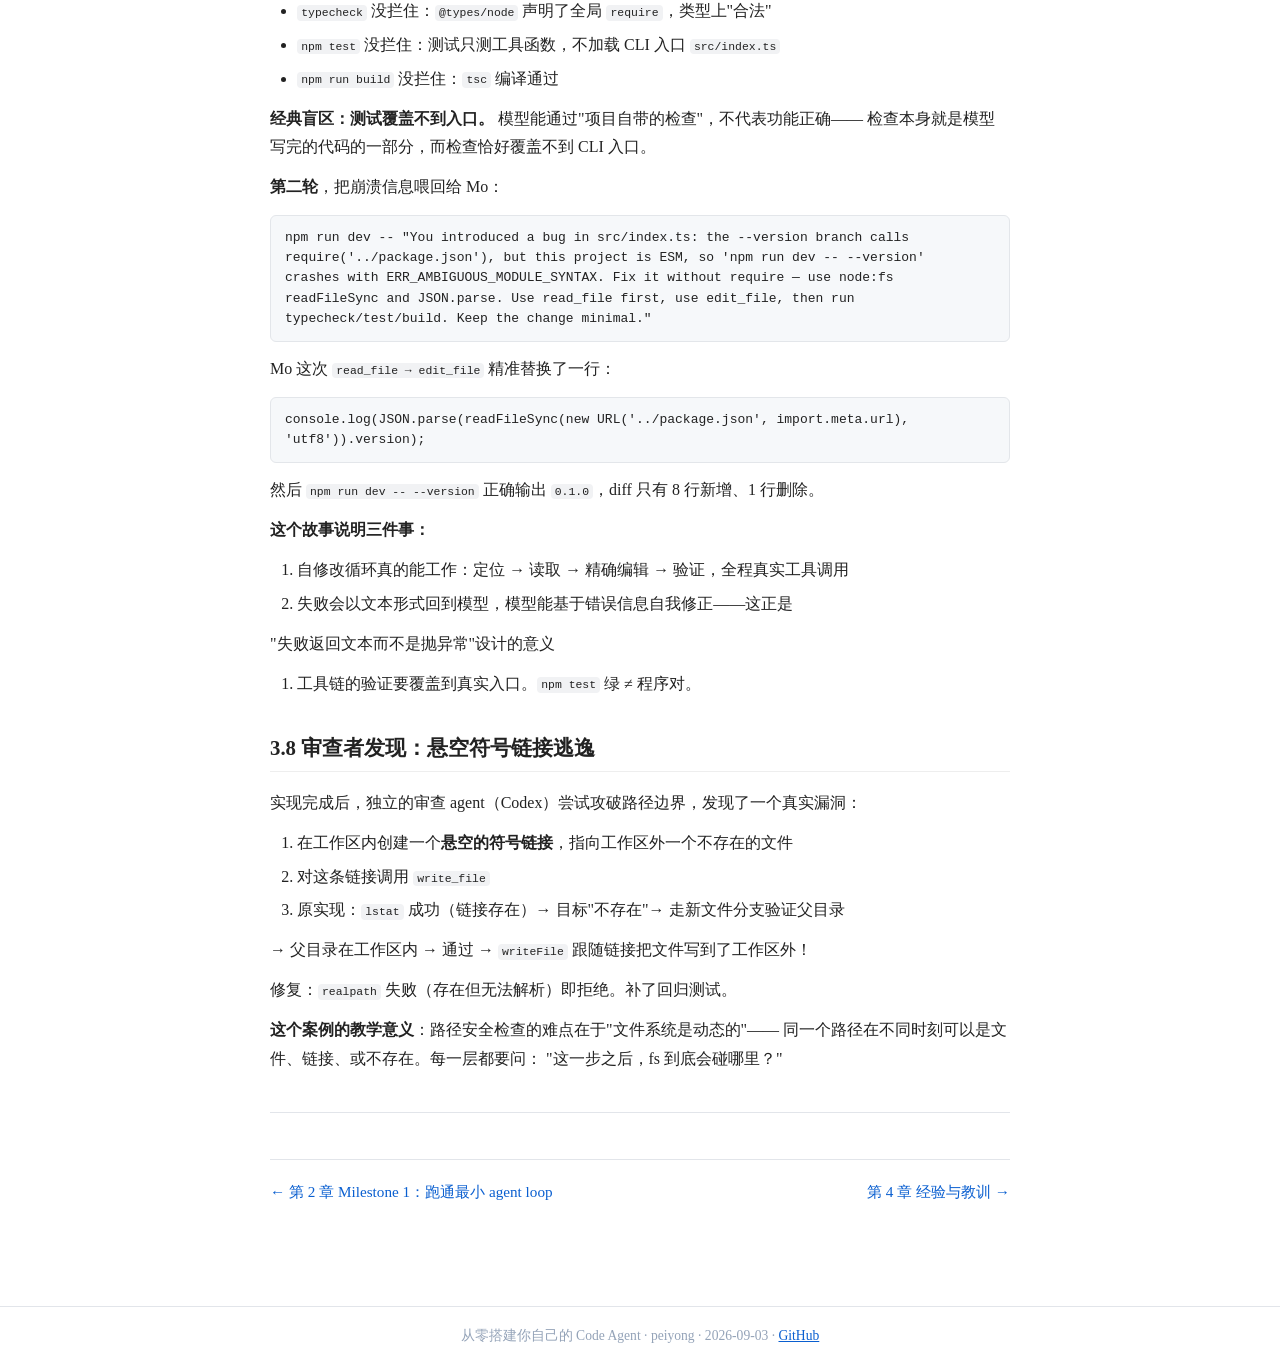
<file: docs/chapters/ch-04.html>
<!DOCTYPE html>
<html lang="zh-CN">
<head>
<meta charset="UTF-8"/>
<meta name="viewport" content="width=device-width, initial-scale=1"/>
<title>第 3 章 Milestone 2：让 agent 可控地修改自己的代码 · 从零搭建你自己的 Code Agent</title>
<meta name="description" content="Mo 开发实录：一个最小 AI 编程助手的四步诞生记"/>
<link rel="stylesheet" href="../style.css"/>
</head>
<body>
<header class="site"><div class="inner">
  <span class="book-title"><a href="../index.html">从零搭建你自己的 Code Agent</a></span>
  <span><a href="../index.html">目录</a></span>
</div></header>
<div class="wrap">

<article>
<h1>第 3 章 Milestone 2：让 agent 可控地修改自己的代码</h1>
<h2>3.1 为什么"改自己的代码"这么难</h2>
<p>Milestone 1 的 review 发现三个 P1 问题：</p>
<ol><li><strong><code>write_file</code> 不适合修改现有代码</strong>。它会无条件覆盖整个文件。</li></ol>
<p>   模型只要漏掉一段原文件内容，文件就被静默破坏。修改应该是"精确替换"，    而不是"整文件重写"。</p>
<ol><li><strong>文件工具没有工作区边界</strong>。schema 允许绝对路径，模型可以读写工作目录之外的文件。</li><li><strong>缺少定位能力</strong>。模型要么猜路径整文件读取，要么靠 <code>run_shell</code> 调外部搜索命令。</li></ol>
<p>   它需要一个原生的 <code>search_files</code>。</p>
<ol><li><strong>修改工具没有自动测试</strong>。精确编辑和路径边界都是不可逆写入，</li></ol>
<p>   不能只靠 typecheck。</p>
<p>Milestone 2 的解决方案：新增 <code>edit_file</code>（唯一匹配才替换）、<code>search_files</code>（字面搜索）、 <code>path.ts</code>（统一路径边界），并给它们加上 <code>node:test</code> 测试。</p>
<h2>3.2 路径边界：让工具留在工作区内</h2>
<p><code>src/tools/path.ts</code> 是这次最重要的安全代码。它的任务是： <strong>所有文件工具传入的路径，都必须解析到工作区内</strong>。</p>
<pre><code>import { lstat, realpath } from "node:fs/promises";
import { realpathSync } from "node:fs";
import { dirname, isAbsolute, relative, resolve } from "node:path";

/** 工作区根 = Mo 启动时所在的目录 */
export const workspaceRoot = realpathSync(process.cwd());

function isInsideWorkspace(absolutePath: string): boolean {
  const rel = relative(workspaceRoot, absolutePath);
  return rel === "" || (!rel.startsWith("..") &amp;&amp; !isAbsolute(rel));
}</code></pre>
<p>为什么不能只做字符串前缀检查？因为<strong>符号链接</strong>。一个工作区内的符号链接 可以指向工作区外的文件。字符串 <code>path.resolve()</code> 算出来路径在工作区内， 但 <code>fs</code> 实际读写的是链接指向的地方。所以规则是：</p>
<ul><li><strong>已存在的目标</strong>：先 <code>realpath</code>（跟随所有符号链接）再验证归属。</li><li><strong>新文件</strong>（可能不存在）：验证"最近的已存在祖先目录"的 realpath 归属，</li></ul>
<p>  防止通过符号链接目录逃逸。</p>
<ul><li><strong>悬空的符号链接</strong>：存在但无法 <code>realpath</code>（目标不存在）——直接拒绝，</li></ul>
<p>  因为 <code>writeFile</code> 会跟随它把文件创建到链接指向的地方。</p>
<pre><code>export async function resolveWritePath(path: string): Promise&lt;string&gt; {
  const resolved = resolve(workspaceRoot, path);
  if (!isInsideWorkspace(resolved)) {
    throw outsideWorkspaceError(path);
  }

  let existing = resolved;
  while (true) {
    try {
      await lstat(existing);
    } catch {
      // 不存在 → 继续往父目录找最近的已存在祖先
      const parent = dirname(existing);
      if (parent === existing) throw outsideWorkspaceError(path);
      existing = parent;
      continue;
    }
    try {
      const real = await realpath(existing);
      if (!isInsideWorkspace(real)) throw outsideWorkspaceError(path);
      return resolved;
    } catch {
      // 存在但无法解析（如悬空符号链接）：视为不安全，writeFile 会跟随它写出去
      throw outsideWorkspaceError(path);
    }
  }
}</code></pre>
<p><strong>重要</strong>：这份代码的注释里写着 "This is not a sandbox"。路径边界只约束文件工具； <code>run_shell</code> 仍然可以访问任何当前用户有权限的地方。安全边界不能靠局部工具约束 建立——那需要完整的权限系统，不属于本里程碑。诚实地说清楚边界， 比假装安全更重要。</p>
<h2>3.3 <code>edit_file</code>：唯一匹配才替换</h2>
<p><code>edit_file(path, old_text, new_text)</code> 的语义：</p>
<ul><li><code>old_text</code> 必须是非空字符串</li><li>必须在文件中<strong>恰好出现一次</strong>才允许替换</li><li>出现零次：拒绝，提示"读文件后传入精确文本"</li><li>出现多次：拒绝，提示"包含更多上下文以唯一匹配"</li><li>零次或多次时，文件内容和 mtime 都不得改变</li></ul>
<p>实现上有一个值得注意的细节——<strong>不要用 <code>String.replace</code></strong>：</p>
<pre><code>const first = content.indexOf(oldText);
if (first === -1) {
  throw new Error(`edit_file: old_text was not found in ${path}; read the file and pass the exact existing text`);
}
if (content.indexOf(oldText, first + 1) !== -1) {
  throw new Error(`edit_file: old_text appears more than once in ${path}; include more surrounding context so it matches exactly once`);
}

// 用 slice 拼接而不是 replace：
// replace 会把 new_text 里的 $1、$$ 等当模式替换符处理，导致内容被悄悄改写
const updated = content.slice(0, first) + newText + content.slice(first + oldText.length);
await writeFile(resolved, updated, "utf8");</code></pre>
<p>如果目标文本包含 <code>$</code>，<code>String.replace</code> 会把它解释成替换模式—— 这是又一个"测试全绿但结果是坏的"的坑。slice 拼接没有这个问题。</p>
<h2>3.4 <code>search_files</code>：让模型先找再看</h2>
<p><code>search_files(query, path?)</code>：</p>
<ul><li><code>query</code> 必须是非空字符串，<strong>只支持字面匹配，不支持正则</strong></li><li><code>path</code> 可选，默认工作区根，且必须在工作区内</li><li>递归搜索 UTF-8 文本文件</li><li>默认跳过 <code>.git</code>、<code>node_modules</code>、<code>dist</code></li><li>输出格式 <code>path:line:content</code></li><li>最多 200 条匹配，超出时明确标注截断</li><li>无匹配时返回明确文本而不是异常</li></ul>
<p>实现用纯 TypeScript 递归遍历（不依赖 <code>rg</code>/<code>grep</code>，也不新增依赖）：</p>
<pre><code>const SKIPPED_DIRECTORIES = new Set([".git", "node_modules", "dist"]);
const MAX_MATCHES = 200;</code></pre>
<p>遍历时按文件名排序保证输出确定性；检测 NUL 字节跳过二进制文件； 符号链接既不是目录也不是文件（<code>Dirent.isDirectory()</code> 和 <code>isFile()</code> 都为 false）， 天然被跳过。</p>
<p><strong>为什么第一版不做正则？</strong> 字面匹配的语义简单、无性能陷阱、无 ReDoS 风险。 能力边界是刻意的：先做对，再做全。</p>
<h2>3.5 系统提示：约束行为而不是堆功能</h2>
<p>Milestone 2 对系统提示只增加四条行为约束：</p>
<pre><code>When changing code:
- Use search_files and read_file to look at the real code before editing.
- Prefer edit_file when changing existing files.
- Use write_file only to create new files or for a deliberate full-file replacement.
- After making changes, run the project's existing typecheck, test and build commands.</code></pre>
<p>注意：<strong>没有</strong>加 planning mode、权限交互、记忆或 context compaction。 行为约束应该放在提示词里，机制复杂度应该尽量少加。</p>
<h2>3.6 测试：用 Node 内置 test runner 给不可逆操作上保险</h2>
<p>项目选择 <code>node:test</code>（Node 内置测试框架）+ <code>tsx</code> 执行，零新增依赖：</p>
<pre><code>"test": "tsx --test test/tools.test.ts"</code></pre>
<p>测试覆盖验收清单的每一项：</p>
<ul><li>搜索返回匹配和正确行号</li><li>搜索跳过 <code>node_modules</code>、<code>.git</code>、<code>dist</code></li><li>唯一匹配被成功替换</li><li>零匹配不写文件（断言内容和 mtime 都不变）</li><li>多匹配不写文件（同上）</li><li><code>../</code> 路径被拒绝</li><li>指向工作区外的符号链接被拒绝</li><li>（审查者补充）通过悬空符号链接向外部写文件被拒绝</li></ul>
<p>测试用临时 fixture 目录（<code>tmp/tools-test-fixtures/</code>）在测试内创建和清理， 绝不触碰真实的 <code>src/</code> 文件。</p>
<h2>3.7 验收实录：Mo 给自己加 <code>--version</code></h2>
<p>验收标准是让 Mo 完成一次真实的自我修改。在干净的工作树里运行：</p>
<pre><code>npm run dev -- "Inspect package.json and the relevant source files.
Add a --version CLI option that prints the package version.
Use search_files and read_file before editing, use edit_file for existing files,
then run npm run typecheck, npm test, and npm run build. Keep the change minimal."</code></pre>
<p><strong>第一轮</strong>，Mo 的操作序列堪称教科书：</p>
<pre><code>[tool] search_files {"query":"version","path":"package.json"}
[tool] read_file {"path":"package.json"}
[tool] search_files {"query":"process.argv","path":"src"}
[tool] edit_file {"path":"src/index.ts", ...}      ← 插入了 --version 分支
[tool] run_shell {"command": "npm run typecheck"}
[tool] run_shell {"command": "npm test"}
[tool] run_shell {"command": "npm run build"}</code></pre>
<p>全部通过。但验收命令 <code>npm run dev -- --version</code> 崩溃了： <code>ERR_AMBIGUOUS_MODULE_SYNTAX</code>。</p>
<p><strong>为什么 typecheck/test/build 全绿，运行时却炸了？</strong></p>
<p>Mo 插入的代码是 <code>console.log(require('../package.json').version)</code>， 但项目是 ESM（<code>"type": "module"</code>），运行时根本没有 <code>require</code>。 三个检查为什么都没拦住？</p>
<ul><li><code>typecheck</code> 没拦住：<code>@types/node</code> 声明了全局 <code>require</code>，类型上"合法"</li><li><code>npm test</code> 没拦住：测试只测工具函数，不加载 CLI 入口 <code>src/index.ts</code></li><li><code>npm run build</code> 没拦住：<code>tsc</code> 编译通过</li></ul>
<p><strong>经典盲区：测试覆盖不到入口。</strong> 模型能通过"项目自带的检查"，不代表功能正确—— 检查本身就是模型写完的代码的一部分，而检查恰好覆盖不到 CLI 入口。</p>
<p><strong>第二轮</strong>，把崩溃信息喂回给 Mo：</p>
<pre><code>npm run dev -- "You introduced a bug in src/index.ts: the --version branch calls
require('../package.json'), but this project is ESM, so 'npm run dev -- --version'
crashes with ERR_AMBIGUOUS_MODULE_SYNTAX. Fix it without require — use node:fs
readFileSync and JSON.parse. Use read_file first, use edit_file, then run
typecheck/test/build. Keep the change minimal."</code></pre>
<p>Mo 这次 <code>read_file → edit_file</code> 精准替换了一行：</p>
<pre><code>console.log(JSON.parse(readFileSync(new URL('../package.json', import.meta.url), 'utf8')).version);</code></pre>
<p>然后 <code>npm run dev -- --version</code> 正确输出 <code>0.1.0</code>，diff 只有 8 行新增、1 行删除。</p>
<p><strong>这个故事说明三件事：</strong></p>
<ol><li>自修改循环真的能工作：定位 → 读取 → 精确编辑 → 验证，全程真实工具调用</li><li>失败会以文本形式回到模型，模型能基于错误信息自我修正——这正是</li></ol>
<p>   "失败返回文本而不是抛异常"设计的意义</p>
<ol><li>工具链的验证要覆盖到真实入口。<code>npm test</code> 绿 ≠ 程序对。</li></ol>
<h2>3.8 审查者发现：悬空符号链接逃逸</h2>
<p>实现完成后，独立的审查 agent（Codex）尝试攻破路径边界，发现了一个真实漏洞：</p>
<ol><li>在工作区内创建一个<strong>悬空的符号链接</strong>，指向工作区外一个不存在的文件</li><li>对这条链接调用 <code>write_file</code></li><li>原实现：<code>lstat</code> 成功（链接存在）→ 目标"不存在"→ 走新文件分支验证父目录</li></ol>
<p>   → 父目录在工作区内 → 通过 → <code>writeFile</code> 跟随链接把文件写到了工作区外！</p>
<p>修复：<code>realpath</code> 失败（存在但无法解析）即拒绝。补了回归测试。</p>
<p><strong>这个案例的教学意义</strong>：路径安全检查的难点在于"文件系统是动态的"—— 同一个路径在不同时刻可以是文件、链接、或不存在。每一层都要问： "这一步之后，fs 到底会碰哪里？"</p>
<hr/>
</article>
<nav class="pager"><a href="ch-03.html">← 第 2 章 Milestone 1：跑通最小 agent loop</a><span></span><a href="ch-05.html">第 4 章 经验与教训 →</a></nav>
</div>
<footer class="site">从零搭建你自己的 Code Agent · peiyong · 2026-09-03 · <a href="https://github.com/abupeiyong/mo-book">GitHub</a></footer>
</body>
</html>
</file>
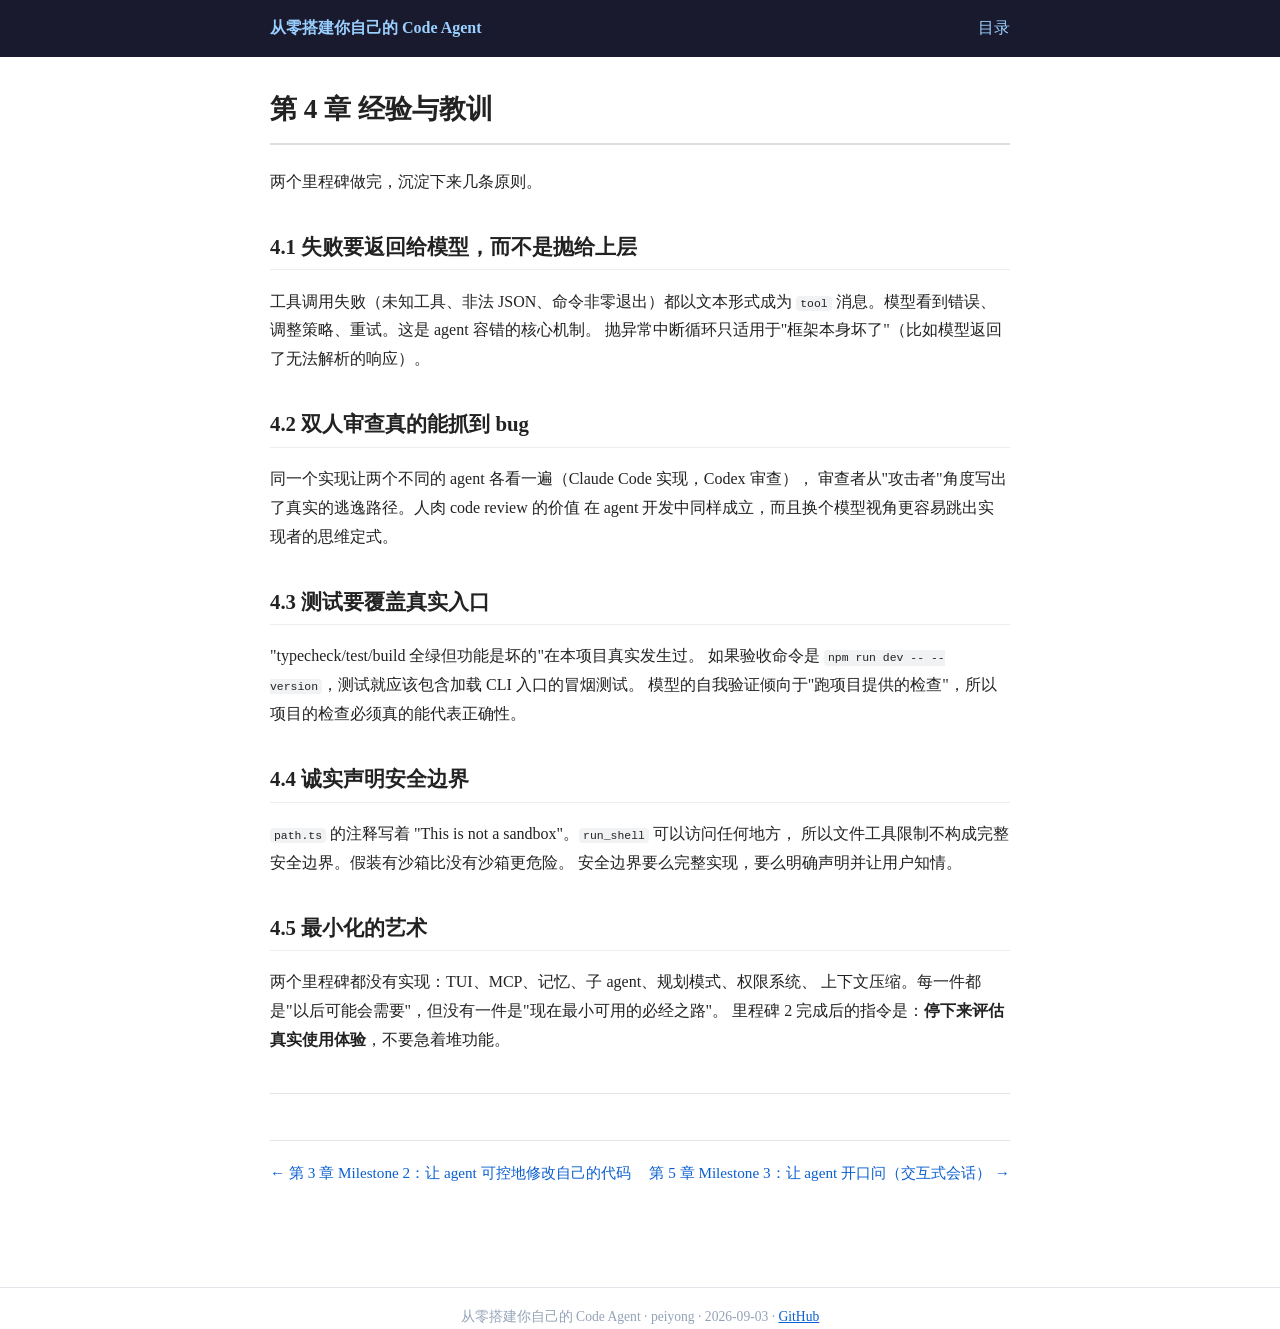
<file: docs/chapters/ch-05.html>
<!DOCTYPE html>
<html lang="zh-CN">
<head>
<meta charset="UTF-8"/>
<meta name="viewport" content="width=device-width, initial-scale=1"/>
<title>第 4 章 经验与教训 · 从零搭建你自己的 Code Agent</title>
<meta name="description" content="Mo 开发实录：一个最小 AI 编程助手的四步诞生记"/>
<link rel="stylesheet" href="../style.css"/>
</head>
<body>
<header class="site"><div class="inner">
  <span class="book-title"><a href="../index.html">从零搭建你自己的 Code Agent</a></span>
  <span><a href="../index.html">目录</a></span>
</div></header>
<div class="wrap">

<article>
<h1>第 4 章 经验与教训</h1>
<p>两个里程碑做完，沉淀下来几条原则。</p>
<h2>4.1 失败要返回给模型，而不是抛给上层</h2>
<p>工具调用失败（未知工具、非法 JSON、命令非零退出）都以文本形式成为 <code>tool</code> 消息。模型看到错误、调整策略、重试。这是 agent 容错的核心机制。 抛异常中断循环只适用于"框架本身坏了"（比如模型返回了无法解析的响应）。</p>
<h2>4.2 双人审查真的能抓到 bug</h2>
<p>同一个实现让两个不同的 agent 各看一遍（Claude Code 实现，Codex 审查）， 审查者从"攻击者"角度写出了真实的逃逸路径。人肉 code review 的价值 在 agent 开发中同样成立，而且换个模型视角更容易跳出实现者的思维定式。</p>
<h2>4.3 测试要覆盖真实入口</h2>
<p>"typecheck/test/build 全绿但功能是坏的"在本项目真实发生过。 如果验收命令是 <code>npm run dev -- --version</code>，测试就应该包含加载 CLI 入口的冒烟测试。 模型的自我验证倾向于"跑项目提供的检查"，所以项目的检查必须真的能代表正确性。</p>
<h2>4.4 诚实声明安全边界</h2>
<p><code>path.ts</code> 的注释写着 "This is not a sandbox"。<code>run_shell</code> 可以访问任何地方， 所以文件工具限制不构成完整安全边界。假装有沙箱比没有沙箱更危险。 安全边界要么完整实现，要么明确声明并让用户知情。</p>
<h2>4.5 最小化的艺术</h2>
<p>两个里程碑都没有实现：TUI、MCP、记忆、子 agent、规划模式、权限系统、 上下文压缩。每一件都是"以后可能会需要"，但没有一件是"现在最小可用的必经之路"。 里程碑 2 完成后的指令是：<strong>停下来评估真实使用体验</strong>，不要急着堆功能。</p>
<hr/>
</article>
<nav class="pager"><a href="ch-04.html">← 第 3 章 Milestone 2：让 agent 可控地修改自己的代码</a><span></span><a href="ch-06.html">第 5 章 Milestone 3：让 agent 开口问（交互式会话） →</a></nav>
</div>
<footer class="site">从零搭建你自己的 Code Agent · peiyong · 2026-09-03 · <a href="https://github.com/abupeiyong/mo-book">GitHub</a></footer>
</body>
</html>
</file>
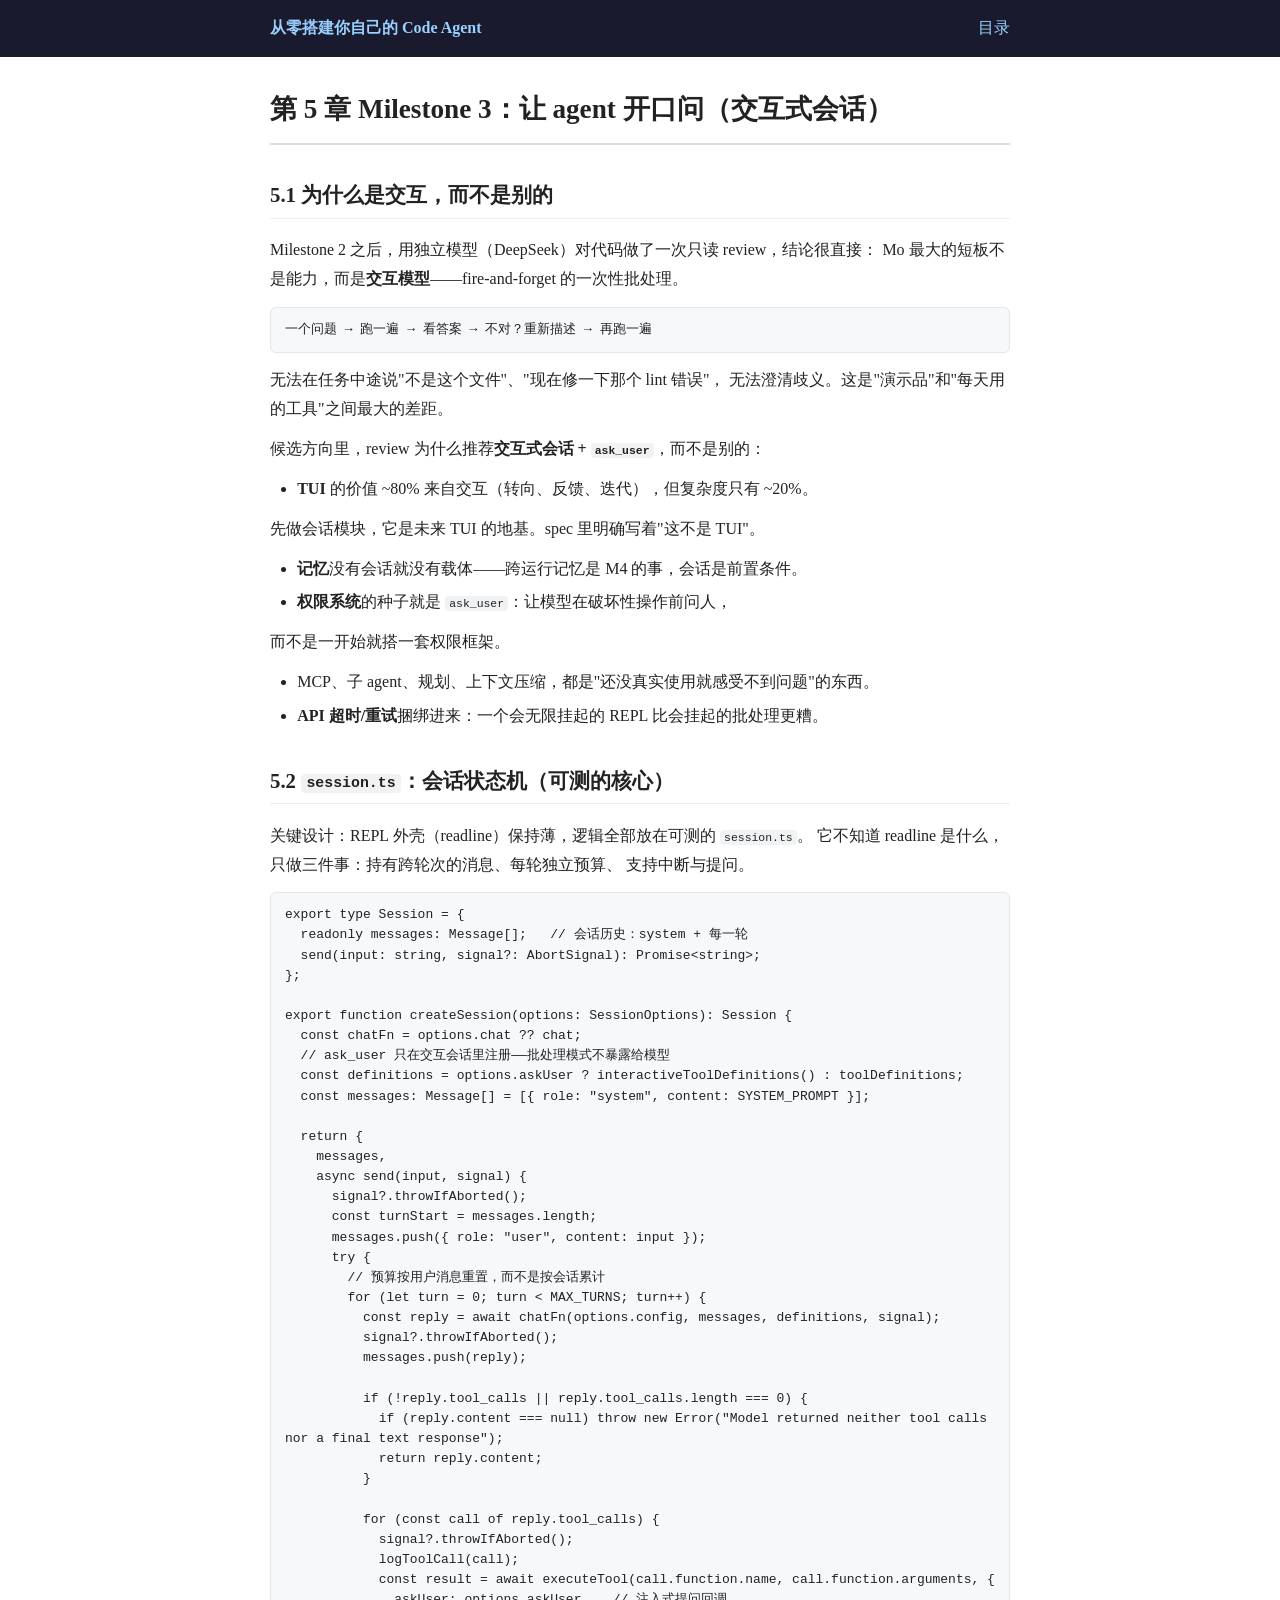
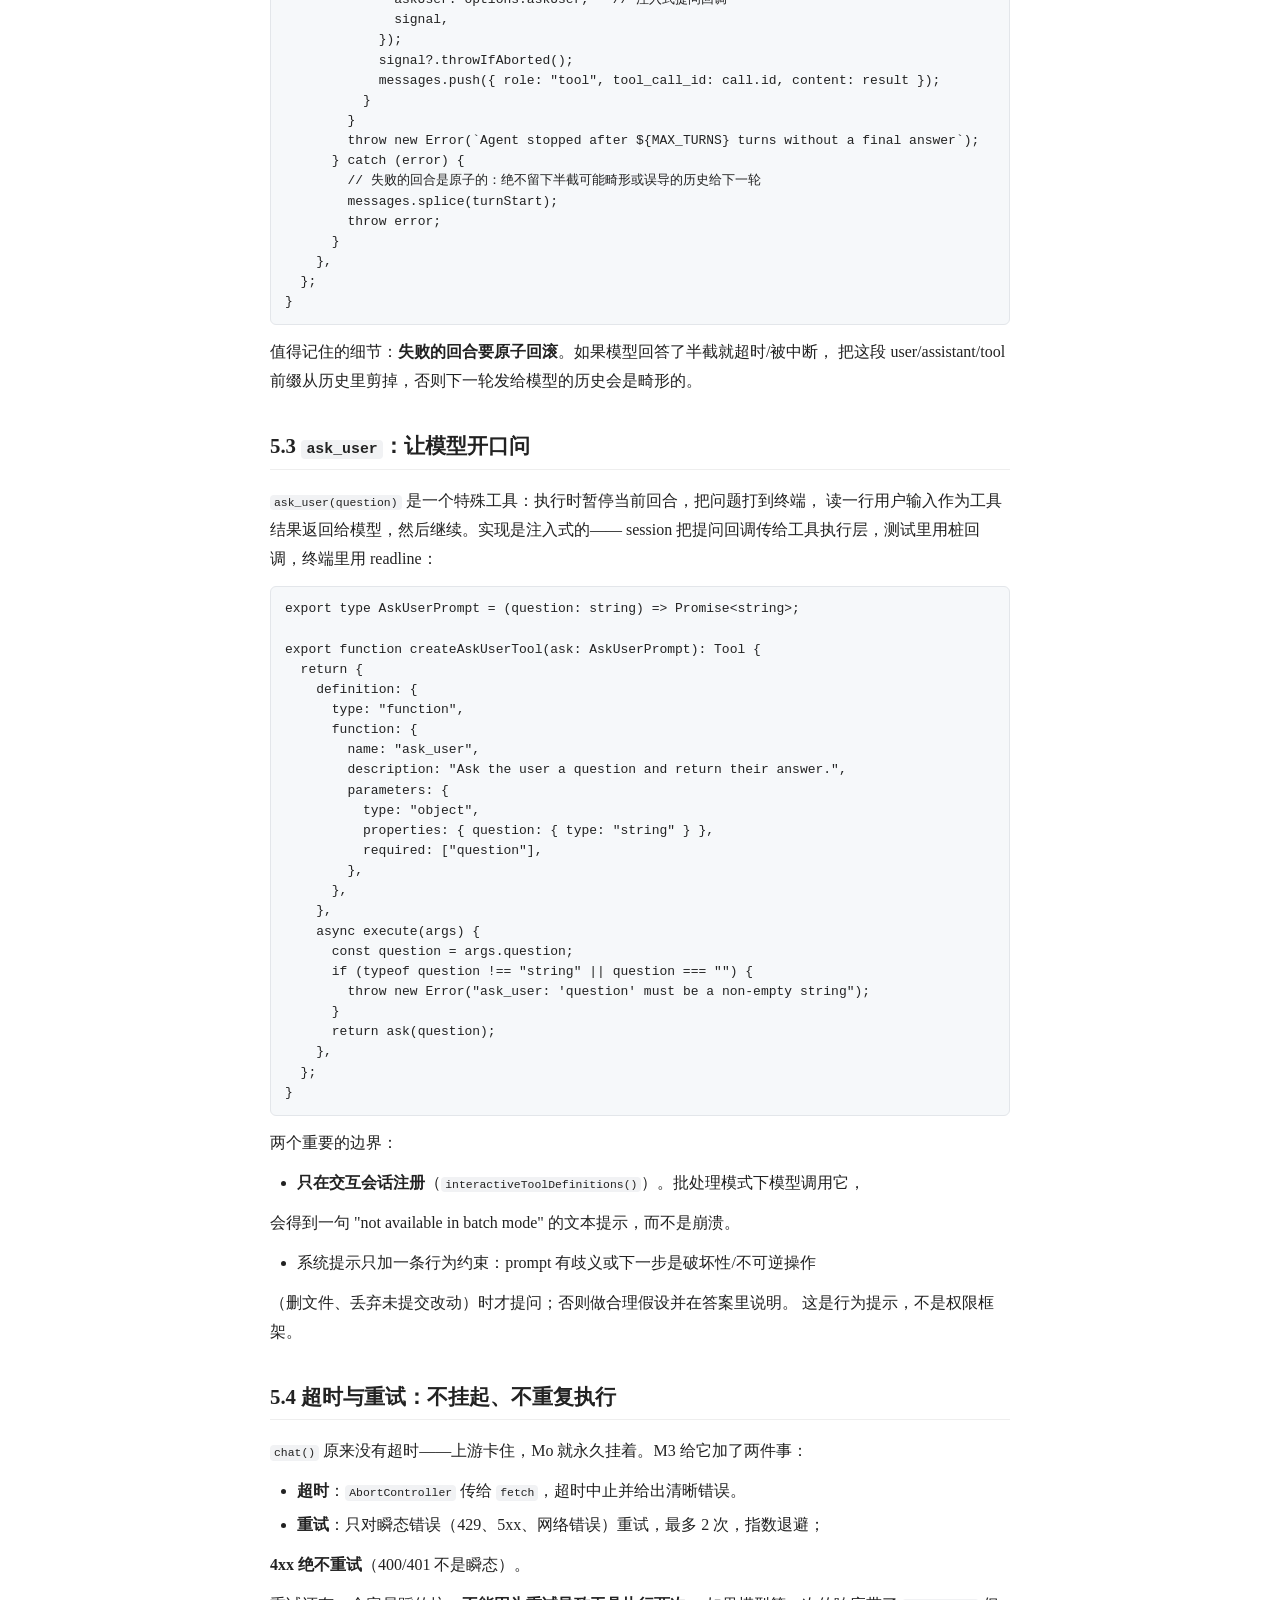
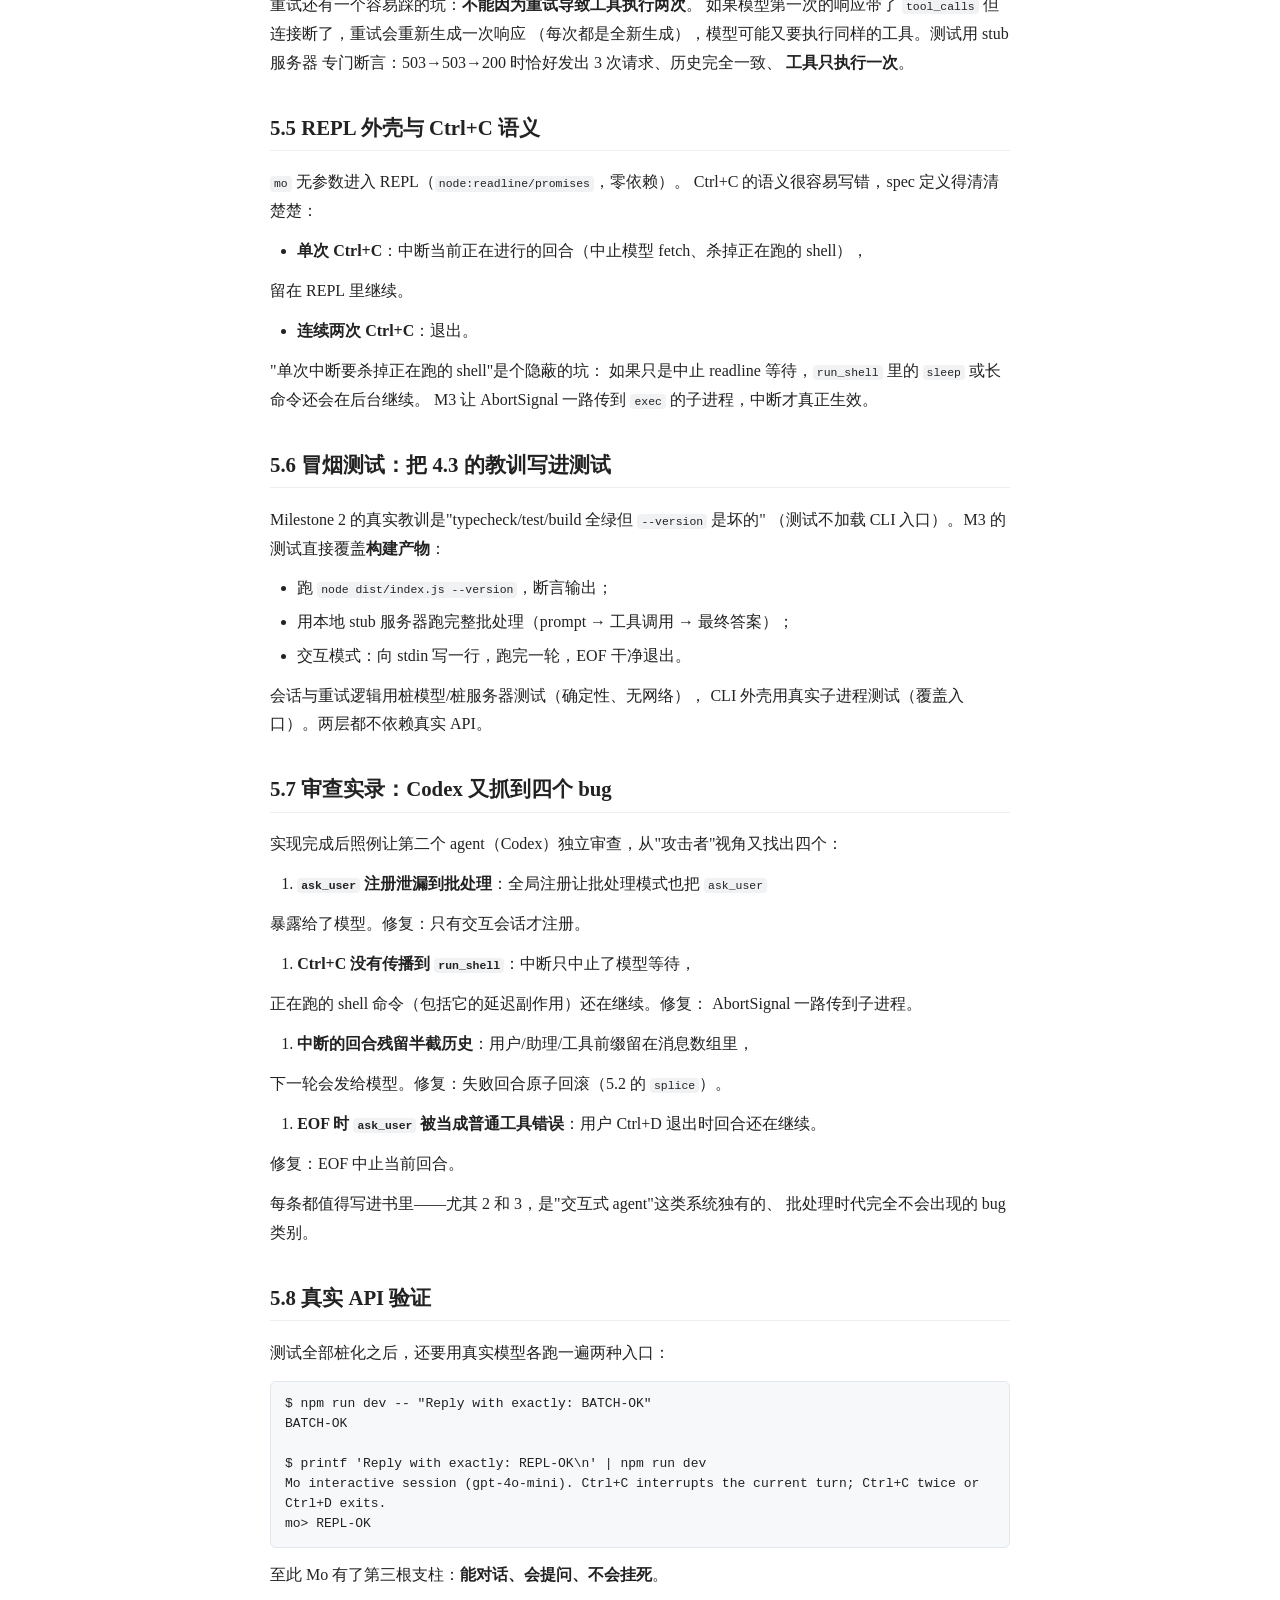
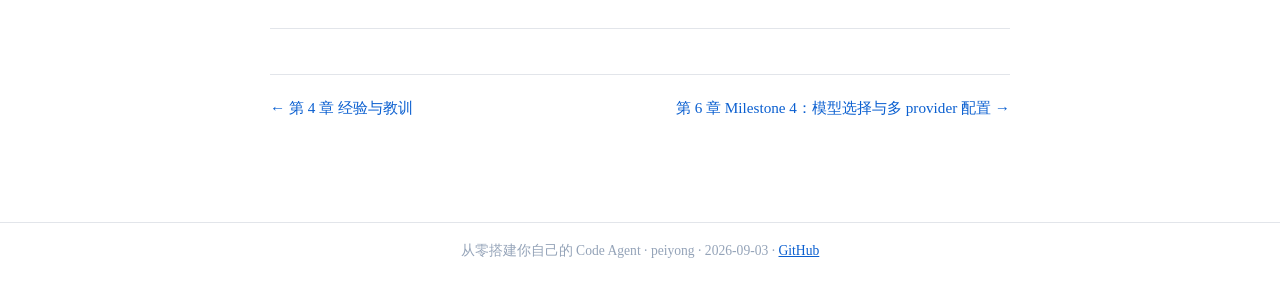
<file: docs/chapters/ch-06.html>
<!DOCTYPE html>
<html lang="zh-CN">
<head>
<meta charset="UTF-8"/>
<meta name="viewport" content="width=device-width, initial-scale=1"/>
<title>第 5 章 Milestone 3：让 agent 开口问（交互式会话） · 从零搭建你自己的 Code Agent</title>
<meta name="description" content="Mo 开发实录：一个最小 AI 编程助手的四步诞生记"/>
<link rel="stylesheet" href="../style.css"/>
</head>
<body>
<header class="site"><div class="inner">
  <span class="book-title"><a href="../index.html">从零搭建你自己的 Code Agent</a></span>
  <span><a href="../index.html">目录</a></span>
</div></header>
<div class="wrap">

<article>
<h1>第 5 章 Milestone 3：让 agent 开口问（交互式会话）</h1>
<h2>5.1 为什么是交互，而不是别的</h2>
<p>Milestone 2 之后，用独立模型（DeepSeek）对代码做了一次只读 review，结论很直接： Mo 最大的短板不是能力，而是<strong>交互模型</strong>——fire-and-forget 的一次性批处理。</p>
<pre><code>一个问题 → 跑一遍 → 看答案 → 不对？重新描述 → 再跑一遍</code></pre>
<p>无法在任务中途说"不是这个文件"、"现在修一下那个 lint 错误"， 无法澄清歧义。这是"演示品"和"每天用的工具"之间最大的差距。</p>
<p>候选方向里，review 为什么推荐<strong>交互式会话 + <code>ask_user</code></strong>，而不是别的：</p>
<ul><li><strong>TUI</strong> 的价值 ~80% 来自交互（转向、反馈、迭代），但复杂度只有 ~20%。</li></ul>
<p>  先做会话模块，它是未来 TUI 的地基。spec 里明确写着"这不是 TUI"。</p>
<ul><li><strong>记忆</strong>没有会话就没有载体——跨运行记忆是 M4 的事，会话是前置条件。</li><li><strong>权限系统</strong>的种子就是 <code>ask_user</code>：让模型在破坏性操作前问人，</li></ul>
<p>  而不是一开始就搭一套权限框架。</p>
<ul><li>MCP、子 agent、规划、上下文压缩，都是"还没真实使用就感受不到问题"的东西。</li><li><strong>API 超时/重试</strong>捆绑进来：一个会无限挂起的 REPL 比会挂起的批处理更糟。</li></ul>
<h2>5.2 <code>session.ts</code>：会话状态机（可测的核心）</h2>
<p>关键设计：REPL 外壳（readline）保持薄，逻辑全部放在可测的 <code>session.ts</code>。 它不知道 readline 是什么，只做三件事：持有跨轮次的消息、每轮独立预算、 支持中断与提问。</p>
<pre><code>export type Session = {
  readonly messages: Message[];   // 会话历史：system + 每一轮
  send(input: string, signal?: AbortSignal): Promise&lt;string&gt;;
};

export function createSession(options: SessionOptions): Session {
  const chatFn = options.chat ?? chat;
  // ask_user 只在交互会话里注册——批处理模式不暴露给模型
  const definitions = options.askUser ? interactiveToolDefinitions() : toolDefinitions;
  const messages: Message[] = [{ role: "system", content: SYSTEM_PROMPT }];

  return {
    messages,
    async send(input, signal) {
      signal?.throwIfAborted();
      const turnStart = messages.length;
      messages.push({ role: "user", content: input });
      try {
        // 预算按用户消息重置，而不是按会话累计
        for (let turn = 0; turn &lt; MAX_TURNS; turn++) {
          const reply = await chatFn(options.config, messages, definitions, signal);
          signal?.throwIfAborted();
          messages.push(reply);

          if (!reply.tool_calls || reply.tool_calls.length === 0) {
            if (reply.content === null) throw new Error("Model returned neither tool calls nor a final text response");
            return reply.content;
          }

          for (const call of reply.tool_calls) {
            signal?.throwIfAborted();
            logToolCall(call);
            const result = await executeTool(call.function.name, call.function.arguments, {
              askUser: options.askUser,   // 注入式提问回调
              signal,
            });
            signal?.throwIfAborted();
            messages.push({ role: "tool", tool_call_id: call.id, content: result });
          }
        }
        throw new Error(`Agent stopped after ${MAX_TURNS} turns without a final answer`);
      } catch (error) {
        // 失败的回合是原子的：绝不留下半截可能畸形或误导的历史给下一轮
        messages.splice(turnStart);
        throw error;
      }
    },
  };
}</code></pre>
<p>值得记住的细节：<strong>失败的回合要原子回滚</strong>。如果模型回答了半截就超时/被中断， 把这段 user/assistant/tool 前缀从历史里剪掉，否则下一轮发给模型的历史会是畸形的。</p>
<h2>5.3 <code>ask_user</code>：让模型开口问</h2>
<p><code>ask_user(question)</code> 是一个特殊工具：执行时暂停当前回合，把问题打到终端， 读一行用户输入作为工具结果返回给模型，然后继续。实现是注入式的—— session 把提问回调传给工具执行层，测试里用桩回调，终端里用 readline：</p>
<pre><code>export type AskUserPrompt = (question: string) =&gt; Promise&lt;string&gt;;

export function createAskUserTool(ask: AskUserPrompt): Tool {
  return {
    definition: {
      type: "function",
      function: {
        name: "ask_user",
        description: "Ask the user a question and return their answer.",
        parameters: {
          type: "object",
          properties: { question: { type: "string" } },
          required: ["question"],
        },
      },
    },
    async execute(args) {
      const question = args.question;
      if (typeof question !== "string" || question === "") {
        throw new Error("ask_user: 'question' must be a non-empty string");
      }
      return ask(question);
    },
  };
}</code></pre>
<p>两个重要的边界：</p>
<ul><li><strong>只在交互会话注册</strong>（<code>interactiveToolDefinitions()</code>）。批处理模式下模型调用它，</li></ul>
<p>  会得到一句 "not available in batch mode" 的文本提示，而不是崩溃。</p>
<ul><li>系统提示只加一条行为约束：prompt 有歧义或下一步是破坏性/不可逆操作</li></ul>
<p>  （删文件、丢弃未提交改动）时才提问；否则做合理假设并在答案里说明。   这是行为提示，不是权限框架。</p>
<h2>5.4 超时与重试：不挂起、不重复执行</h2>
<p><code>chat()</code> 原来没有超时——上游卡住，Mo 就永久挂着。M3 给它加了两件事：</p>
<ul><li><strong>超时</strong>：<code>AbortController</code> 传给 <code>fetch</code>，超时中止并给出清晰错误。</li><li><strong>重试</strong>：只对瞬态错误（429、5xx、网络错误）重试，最多 2 次，指数退避；</li></ul>
<p>  <strong>4xx 绝不重试</strong>（400/401 不是瞬态）。</p>
<p>重试还有一个容易踩的坑：<strong>不能因为重试导致工具执行两次</strong>。 如果模型第一次的响应带了 <code>tool_calls</code> 但连接断了，重试会重新生成一次响应 （每次都是全新生成），模型可能又要执行同样的工具。测试用 stub 服务器 专门断言：503→503→200 时恰好发出 3 次请求、历史完全一致、 <strong>工具只执行一次</strong>。</p>
<h2>5.5 REPL 外壳与 Ctrl+C 语义</h2>
<p><code>mo</code> 无参数进入 REPL（<code>node:readline/promises</code>，零依赖）。 Ctrl+C 的语义很容易写错，spec 定义得清清楚楚：</p>
<ul><li><strong>单次 Ctrl+C</strong>：中断当前正在进行的回合（中止模型 fetch、杀掉正在跑的 shell），</li></ul>
<p>  留在 REPL 里继续。</p>
<ul><li><strong>连续两次 Ctrl+C</strong>：退出。</li></ul>
<p>"单次中断要杀掉正在跑的 shell"是个隐蔽的坑： 如果只是中止 readline 等待，<code>run_shell</code> 里的 <code>sleep</code> 或长命令还会在后台继续。 M3 让 AbortSignal 一路传到 <code>exec</code> 的子进程，中断才真正生效。</p>
<h2>5.6 冒烟测试：把 4.3 的教训写进测试</h2>
<p>Milestone 2 的真实教训是"typecheck/test/build 全绿但 <code>--version</code> 是坏的" （测试不加载 CLI 入口）。M3 的测试直接覆盖<strong>构建产物</strong>：</p>
<ul><li>跑 <code>node dist/index.js --version</code>，断言输出；</li><li>用本地 stub 服务器跑完整批处理（prompt → 工具调用 → 最终答案）；</li><li>交互模式：向 stdin 写一行，跑完一轮，EOF 干净退出。</li></ul>
<p>会话与重试逻辑用桩模型/桩服务器测试（确定性、无网络）， CLI 外壳用真实子进程测试（覆盖入口）。两层都不依赖真实 API。</p>
<h2>5.7 审查实录：Codex 又抓到四个 bug</h2>
<p>实现完成后照例让第二个 agent（Codex）独立审查，从"攻击者"视角又找出四个：</p>
<ol><li><strong><code>ask_user</code> 注册泄漏到批处理</strong>：全局注册让批处理模式也把 <code>ask_user</code></li></ol>
<p>   暴露给了模型。修复：只有交互会话才注册。</p>
<ol><li><strong>Ctrl+C 没有传播到 <code>run_shell</code></strong>：中断只中止了模型等待，</li></ol>
<p>   正在跑的 shell 命令（包括它的延迟副作用）还在继续。修复：    AbortSignal 一路传到子进程。</p>
<ol><li><strong>中断的回合残留半截历史</strong>：用户/助理/工具前缀留在消息数组里，</li></ol>
<p>   下一轮会发给模型。修复：失败回合原子回滚（5.2 的 <code>splice</code>）。</p>
<ol><li><strong>EOF 时 <code>ask_user</code> 被当成普通工具错误</strong>：用户 Ctrl+D 退出时回合还在继续。</li></ol>
<p>   修复：EOF 中止当前回合。</p>
<p>每条都值得写进书里——尤其 2 和 3，是"交互式 agent"这类系统独有的、 批处理时代完全不会出现的 bug 类别。</p>
<h2>5.8 真实 API 验证</h2>
<p>测试全部桩化之后，还要用真实模型各跑一遍两种入口：</p>
<pre><code>$ npm run dev -- "Reply with exactly: BATCH-OK"
BATCH-OK

$ printf 'Reply with exactly: REPL-OK\n' | npm run dev
Mo interactive session (gpt-4o-mini). Ctrl+C interrupts the current turn; Ctrl+C twice or Ctrl+D exits.
mo&gt; REPL-OK</code></pre>
<p>至此 Mo 有了第三根支柱：<strong>能对话、会提问、不会挂死</strong>。</p>
<hr/>
</article>
<nav class="pager"><a href="ch-05.html">← 第 4 章 经验与教训</a><span></span><a href="ch-07.html">第 6 章 Milestone 4：模型选择与多 provider 配置 →</a></nav>
</div>
<footer class="site">从零搭建你自己的 Code Agent · peiyong · 2026-09-03 · <a href="https://github.com/abupeiyong/mo-book">GitHub</a></footer>
</body>
</html>
</file>
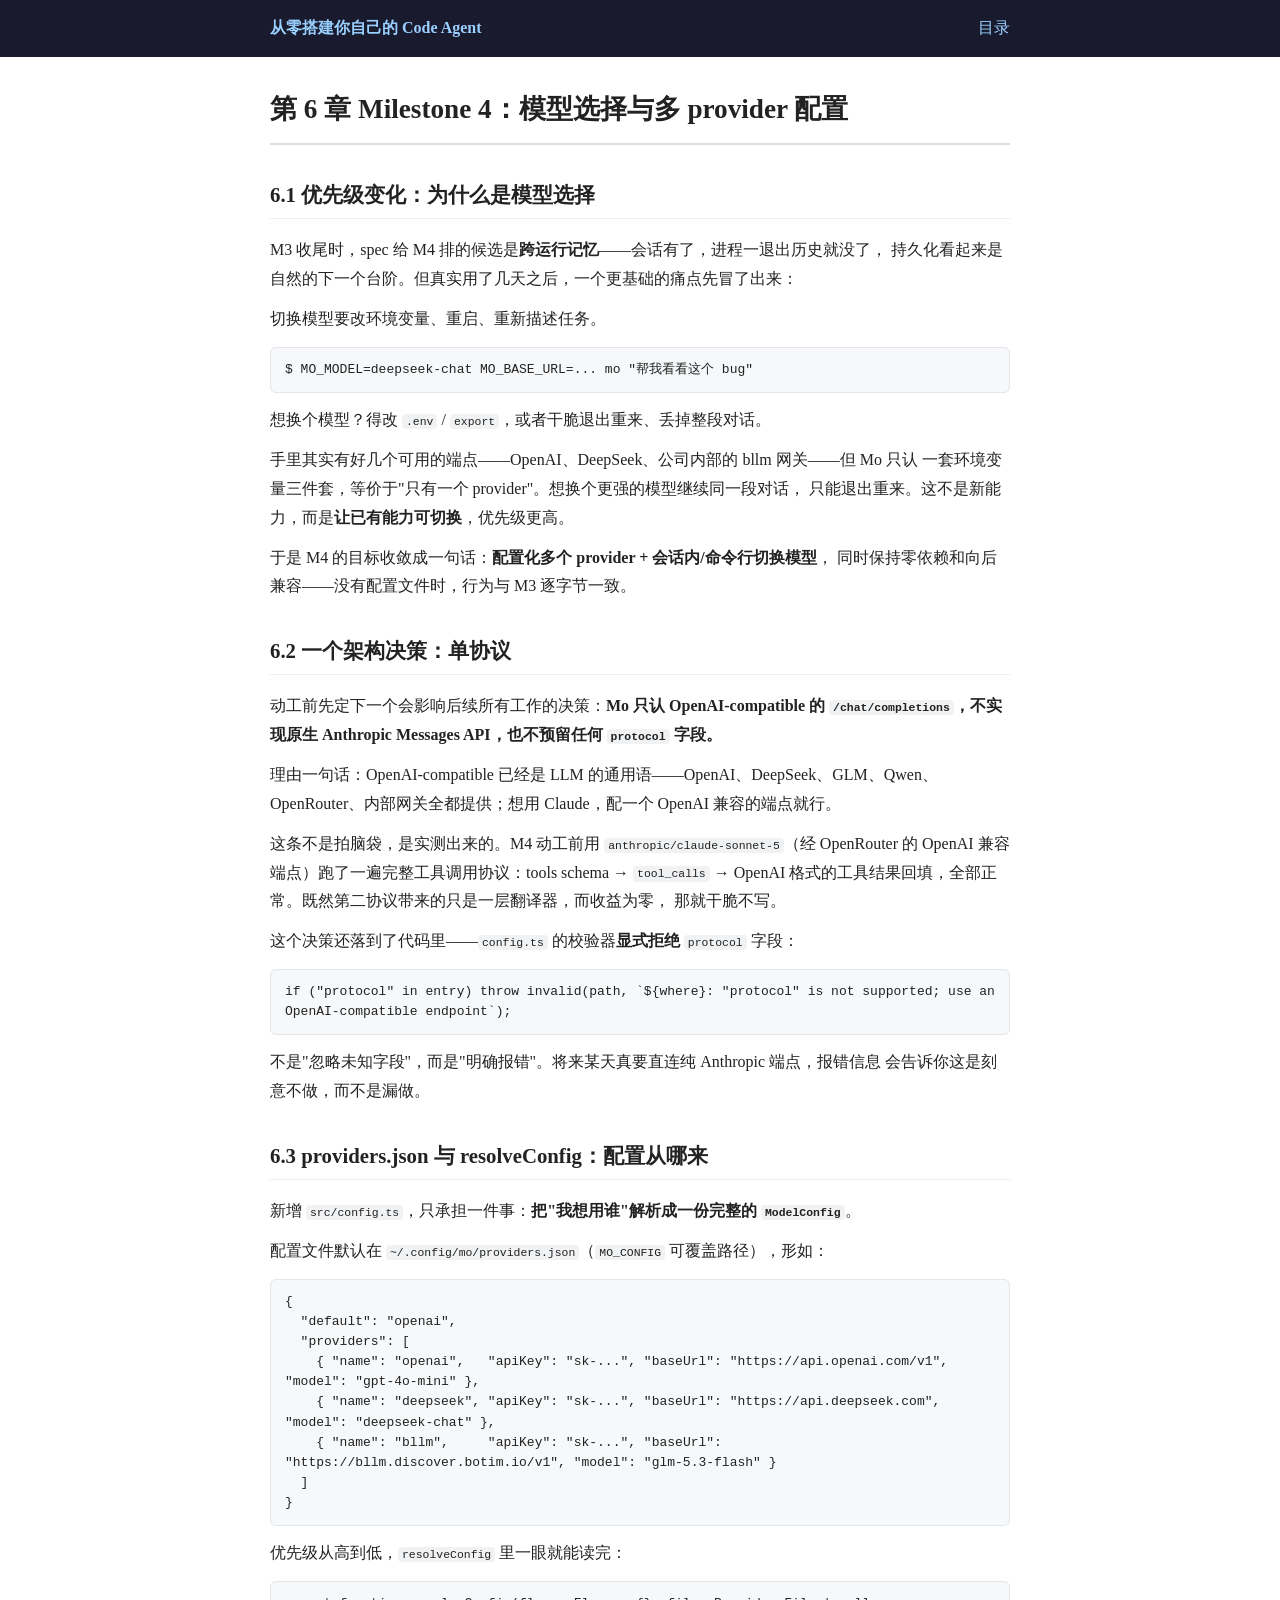
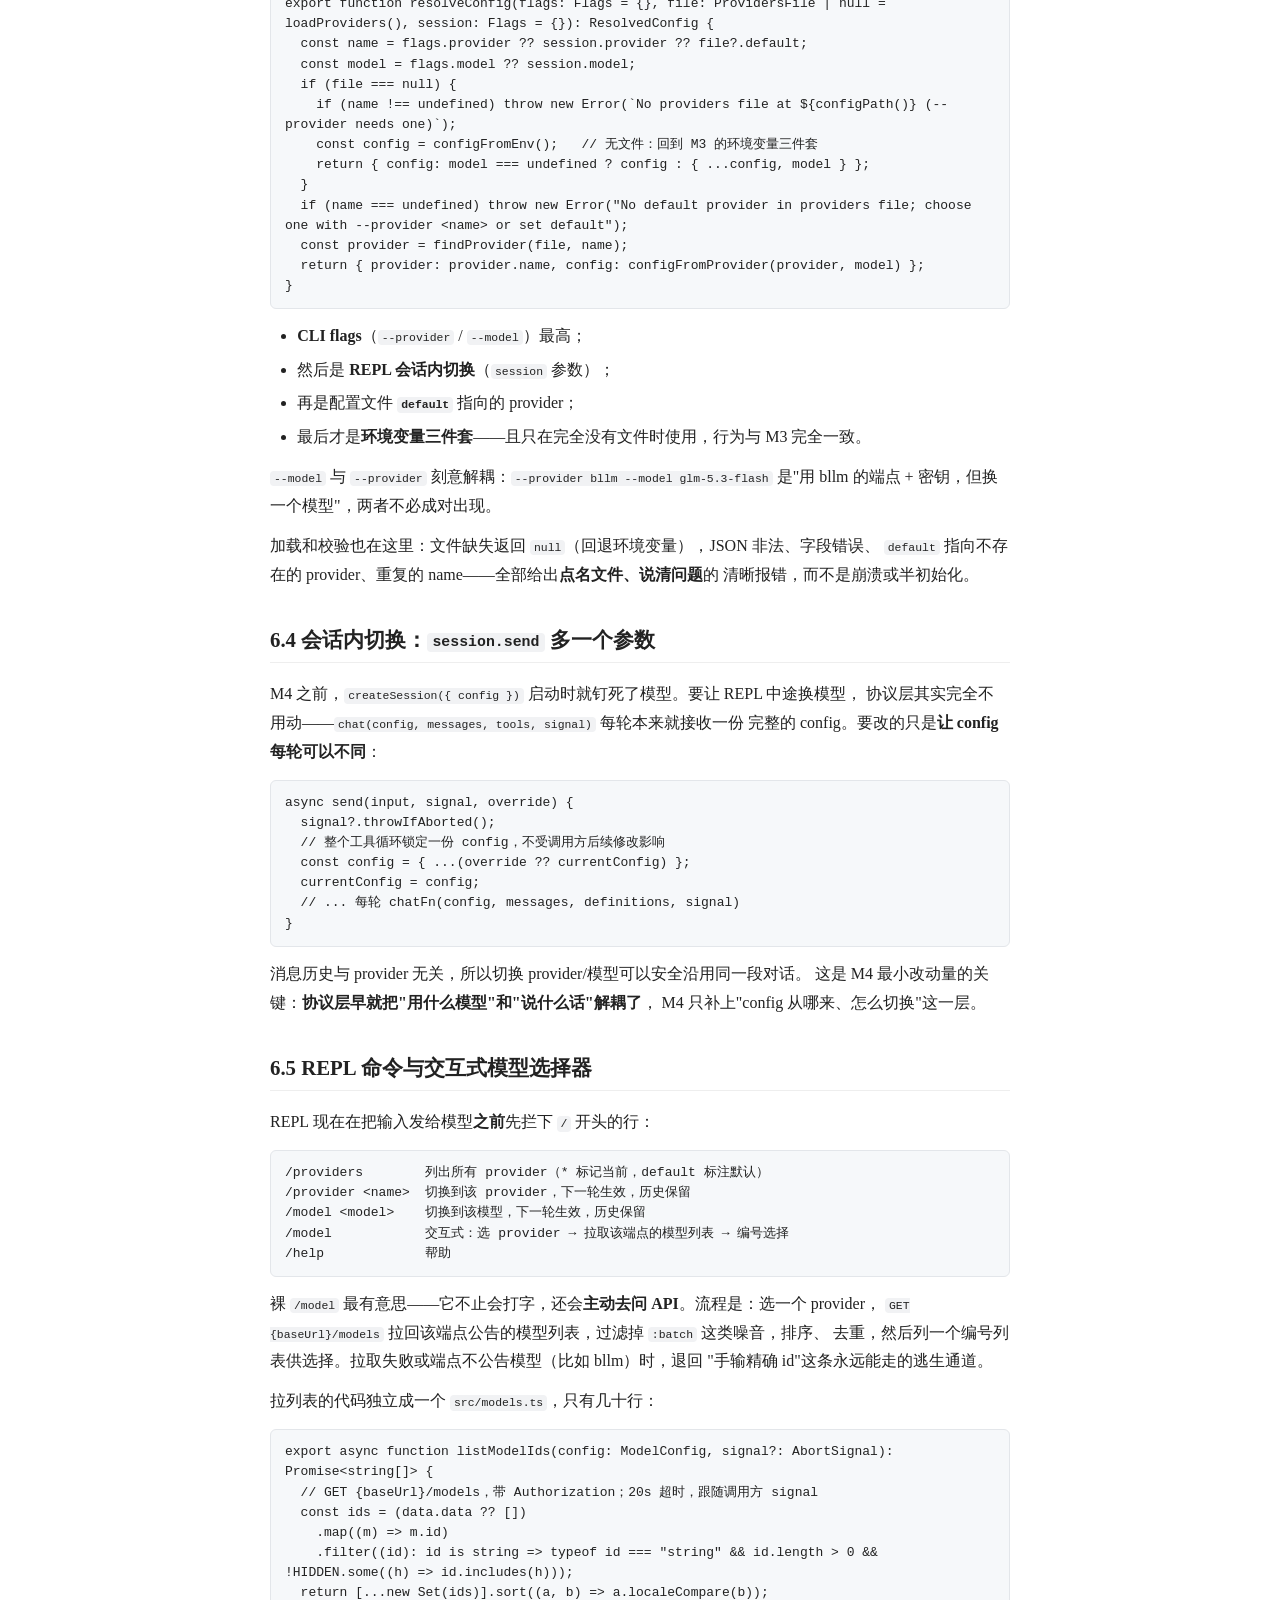
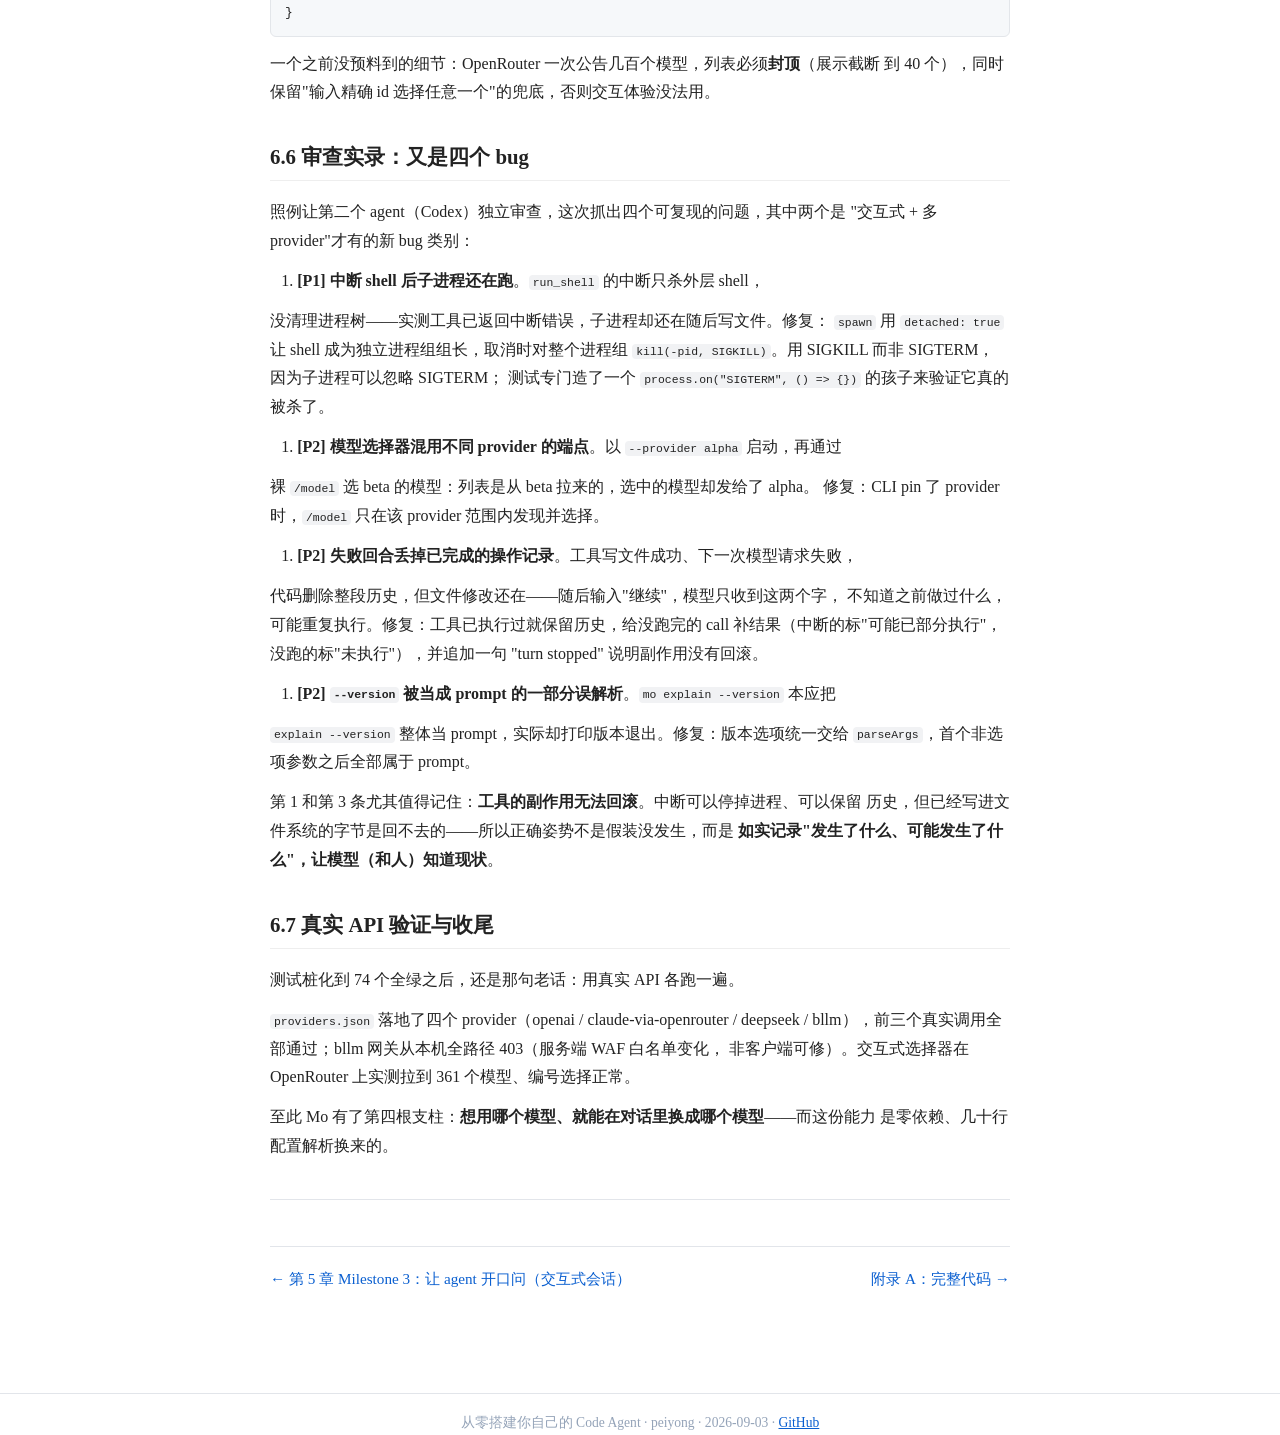
<file: docs/chapters/ch-07.html>
<!DOCTYPE html>
<html lang="zh-CN">
<head>
<meta charset="UTF-8"/>
<meta name="viewport" content="width=device-width, initial-scale=1"/>
<title>第 6 章 Milestone 4：模型选择与多 provider 配置 · 从零搭建你自己的 Code Agent</title>
<meta name="description" content="Mo 开发实录：一个最小 AI 编程助手的四步诞生记"/>
<link rel="stylesheet" href="../style.css"/>
</head>
<body>
<header class="site"><div class="inner">
  <span class="book-title"><a href="../index.html">从零搭建你自己的 Code Agent</a></span>
  <span><a href="../index.html">目录</a></span>
</div></header>
<div class="wrap">

<article>
<h1>第 6 章 Milestone 4：模型选择与多 provider 配置</h1>
<h2>6.1 优先级变化：为什么是模型选择</h2>
<p>M3 收尾时，spec 给 M4 排的候选是<strong>跨运行记忆</strong>——会话有了，进程一退出历史就没了， 持久化看起来是自然的下一个台阶。但真实用了几天之后，一个更基础的痛点先冒了出来：</p>
<p>切换模型要改环境变量、重启、重新描述任务。</p>
<pre><code>$ MO_MODEL=deepseek-chat MO_BASE_URL=... mo "帮我看看这个 bug"</code></pre>
<p>想换个模型？得改 <code>.env</code> / <code>export</code>，或者干脆退出重来、丢掉整段对话。</p>
<p>手里其实有好几个可用的端点——OpenAI、DeepSeek、公司内部的 bllm 网关——但 Mo 只认 一套环境变量三件套，等价于"只有一个 provider"。想换个更强的模型继续同一段对话， 只能退出重来。这不是新能力，而是<strong>让已有能力可切换</strong>，优先级更高。</p>
<p>于是 M4 的目标收敛成一句话：<strong>配置化多个 provider + 会话内/命令行切换模型</strong>， 同时保持零依赖和向后兼容——没有配置文件时，行为与 M3 逐字节一致。</p>
<h2>6.2 一个架构决策：单协议</h2>
<p>动工前先定下一个会影响后续所有工作的决策：<strong>Mo 只认 OpenAI-compatible 的 <code>/chat/completions</code>，不实现原生 Anthropic Messages API，也不预留任何 <code>protocol</code> 字段。</strong></p>
<p>理由一句话：OpenAI-compatible 已经是 LLM 的通用语——OpenAI、DeepSeek、GLM、Qwen、 OpenRouter、内部网关全都提供；想用 Claude，配一个 OpenAI 兼容的端点就行。</p>
<p>这条不是拍脑袋，是实测出来的。M4 动工前用 <code>anthropic/claude-sonnet-5</code>（经 OpenRouter 的 OpenAI 兼容端点）跑了一遍完整工具调用协议：tools schema → <code>tool_calls</code> → OpenAI 格式的工具结果回填，全部正常。既然第二协议带来的只是一层翻译器，而收益为零， 那就干脆不写。</p>
<p>这个决策还落到了代码里——<code>config.ts</code> 的校验器<strong>显式拒绝</strong> <code>protocol</code> 字段：</p>
<pre><code>if ("protocol" in entry) throw invalid(path, `${where}: "protocol" is not supported; use an OpenAI-compatible endpoint`);</code></pre>
<p>不是"忽略未知字段"，而是"明确报错"。将来某天真要直连纯 Anthropic 端点，报错信息 会告诉你这是刻意不做，而不是漏做。</p>
<h2>6.3 providers.json 与 resolveConfig：配置从哪来</h2>
<p>新增 <code>src/config.ts</code>，只承担一件事：<strong>把"我想用谁"解析成一份完整的 <code>ModelConfig</code></strong>。</p>
<p>配置文件默认在 <code>~/.config/mo/providers.json</code>（<code>MO_CONFIG</code> 可覆盖路径），形如：</p>
<pre><code>{
  "default": "openai",
  "providers": [
    { "name": "openai",   "apiKey": "sk-...", "baseUrl": "https://api.openai.com/v1",        "model": "gpt-4o-mini" },
    { "name": "deepseek", "apiKey": "sk-...", "baseUrl": "https://api.deepseek.com",          "model": "deepseek-chat" },
    { "name": "bllm",     "apiKey": "sk-...", "baseUrl": "https://bllm.discover.botim.io/v1", "model": "glm-5.3-flash" }
  ]
}</code></pre>
<p>优先级从高到低，<code>resolveConfig</code> 里一眼就能读完：</p>
<pre><code>export function resolveConfig(flags: Flags = {}, file: ProvidersFile | null = loadProviders(), session: Flags = {}): ResolvedConfig {
  const name = flags.provider ?? session.provider ?? file?.default;
  const model = flags.model ?? session.model;
  if (file === null) {
    if (name !== undefined) throw new Error(`No providers file at ${configPath()} (--provider needs one)`);
    const config = configFromEnv();   // 无文件：回到 M3 的环境变量三件套
    return { config: model === undefined ? config : { ...config, model } };
  }
  if (name === undefined) throw new Error("No default provider in providers file; choose one with --provider &lt;name&gt; or set default");
  const provider = findProvider(file, name);
  return { provider: provider.name, config: configFromProvider(provider, model) };
}</code></pre>
<ul><li><strong>CLI flags</strong>（<code>--provider</code> / <code>--model</code>）最高；</li><li>然后是 <strong>REPL 会话内切换</strong>（<code>session</code> 参数）；</li><li>再是配置文件 <strong><code>default</code></strong> 指向的 provider；</li><li>最后才是<strong>环境变量三件套</strong>——且只在完全没有文件时使用，行为与 M3 完全一致。</li></ul>
<p><code>--model</code> 与 <code>--provider</code> 刻意解耦：<code>--provider bllm --model glm-5.3-flash</code> 是"用 bllm 的端点 + 密钥，但换一个模型"，两者不必成对出现。</p>
<p>加载和校验也在这里：文件缺失返回 <code>null</code>（回退环境变量），JSON 非法、字段错误、 <code>default</code> 指向不存在的 provider、重复的 name——全部给出<strong>点名文件、说清问题</strong>的 清晰报错，而不是崩溃或半初始化。</p>
<h2>6.4 会话内切换：<code>session.send</code> 多一个参数</h2>
<p>M4 之前，<code>createSession({ config })</code> 启动时就钉死了模型。要让 REPL 中途换模型， 协议层其实完全不用动——<code>chat(config, messages, tools, signal)</code> 每轮本来就接收一份 完整的 config。要改的只是<strong>让 config 每轮可以不同</strong>：</p>
<pre><code>async send(input, signal, override) {
  signal?.throwIfAborted();
  // 整个工具循环锁定一份 config，不受调用方后续修改影响
  const config = { ...(override ?? currentConfig) };
  currentConfig = config;
  // ... 每轮 chatFn(config, messages, definitions, signal)
}</code></pre>
<p>消息历史与 provider 无关，所以切换 provider/模型可以安全沿用同一段对话。 这是 M4 最小改动量的关键：<strong>协议层早就把"用什么模型"和"说什么话"解耦了</strong>， M4 只补上"config 从哪来、怎么切换"这一层。</p>
<h2>6.5 REPL 命令与交互式模型选择器</h2>
<p>REPL 现在在把输入发给模型<strong>之前</strong>先拦下 <code>/</code> 开头的行：</p>
<pre><code>/providers        列出所有 provider（* 标记当前，default 标注默认）
/provider &lt;name&gt;  切换到该 provider，下一轮生效，历史保留
/model &lt;model&gt;    切换到该模型，下一轮生效，历史保留
/model            交互式：选 provider → 拉取该端点的模型列表 → 编号选择
/help             帮助</code></pre>
<p>裸 <code>/model</code> 最有意思——它不止会打字，还会<strong>主动去问 API</strong>。流程是：选一个 provider， <code>GET {baseUrl}/models</code> 拉回该端点公告的模型列表，过滤掉 <code>:batch</code> 这类噪音，排序、 去重，然后列一个编号列表供选择。拉取失败或端点不公告模型（比如 bllm）时，退回 "手输精确 id"这条永远能走的逃生通道。</p>
<p>拉列表的代码独立成一个 <code>src/models.ts</code>，只有几十行：</p>
<pre><code>export async function listModelIds(config: ModelConfig, signal?: AbortSignal): Promise&lt;string[]&gt; {
  // GET {baseUrl}/models，带 Authorization；20s 超时，跟随调用方 signal
  const ids = (data.data ?? [])
    .map((m) =&gt; m.id)
    .filter((id): id is string =&gt; typeof id === "string" &amp;&amp; id.length &gt; 0 &amp;&amp; !HIDDEN.some((h) =&gt; id.includes(h)));
  return [...new Set(ids)].sort((a, b) =&gt; a.localeCompare(b));
}</code></pre>
<p>一个之前没预料到的细节：OpenRouter 一次公告几百个模型，列表必须<strong>封顶</strong>（展示截断 到 40 个），同时保留"输入精确 id 选择任意一个"的兜底，否则交互体验没法用。</p>
<h2>6.6 审查实录：又是四个 bug</h2>
<p>照例让第二个 agent（Codex）独立审查，这次抓出四个可复现的问题，其中两个是 "交互式 + 多 provider"才有的新 bug 类别：</p>
<ol><li><strong>[P1] 中断 shell 后子进程还在跑</strong>。<code>run_shell</code> 的中断只杀外层 shell，</li></ol>
<p>   没清理进程树——实测工具已返回中断错误，子进程却还在随后写文件。修复：    <code>spawn</code> 用 <code>detached: true</code> 让 shell 成为独立进程组组长，取消时对整个进程组    <code>kill(-pid, SIGKILL)</code>。用 SIGKILL 而非 SIGTERM，因为子进程可以忽略 SIGTERM；    测试专门造了一个 <code>process.on("SIGTERM", () =&gt; {})</code> 的孩子来验证它真的被杀了。</p>
<ol><li><strong>[P2] 模型选择器混用不同 provider 的端点</strong>。以 <code>--provider alpha</code> 启动，再通过</li></ol>
<p>   裸 <code>/model</code> 选 beta 的模型：列表是从 beta 拉来的，选中的模型却发给了 alpha。    修复：CLI pin 了 provider 时，<code>/model</code> 只在该 provider 范围内发现并选择。</p>
<ol><li><strong>[P2] 失败回合丢掉已完成的操作记录</strong>。工具写文件成功、下一次模型请求失败，</li></ol>
<p>   代码删除整段历史，但文件修改还在——随后输入"继续"，模型只收到这两个字，    不知道之前做过什么，可能重复执行。修复：工具已执行过就保留历史，给没跑完的    call 补结果（中断的标"可能已部分执行"，没跑的标"未执行"），并追加一句    "turn stopped" 说明副作用没有回滚。</p>
<ol><li><strong>[P2] <code>--version</code> 被当成 prompt 的一部分误解析</strong>。<code>mo explain --version</code> 本应把</li></ol>
<p>   <code>explain --version</code> 整体当 prompt，实际却打印版本退出。修复：版本选项统一交给    <code>parseArgs</code>，首个非选项参数之后全部属于 prompt。</p>
<p>第 1 和第 3 条尤其值得记住：<strong>工具的副作用无法回滚</strong>。中断可以停掉进程、可以保留 历史，但已经写进文件系统的字节是回不去的——所以正确姿势不是假装没发生，而是 <strong>如实记录"发生了什么、可能发生了什么"，让模型（和人）知道现状</strong>。</p>
<h2>6.7 真实 API 验证与收尾</h2>
<p>测试桩化到 74 个全绿之后，还是那句老话：用真实 API 各跑一遍。</p>
<p><code>providers.json</code> 落地了四个 provider（openai / claude-via-openrouter / deepseek / bllm），前三个真实调用全部通过；bllm 网关从本机全路径 403（服务端 WAF 白名单变化， 非客户端可修）。交互式选择器在 OpenRouter 上实测拉到 361 个模型、编号选择正常。</p>
<p>至此 Mo 有了第四根支柱：<strong>想用哪个模型、就能在对话里换成哪个模型</strong>——而这份能力 是零依赖、几十行配置解析换来的。</p>
<hr/>
</article>
<nav class="pager"><a href="ch-06.html">← 第 5 章 Milestone 3：让 agent 开口问（交互式会话）</a><span></span><a href="ch-08.html">附录 A：完整代码 →</a></nav>
</div>
<footer class="site">从零搭建你自己的 Code Agent · peiyong · 2026-09-03 · <a href="https://github.com/abupeiyong/mo-book">GitHub</a></footer>
</body>
</html>
</file>
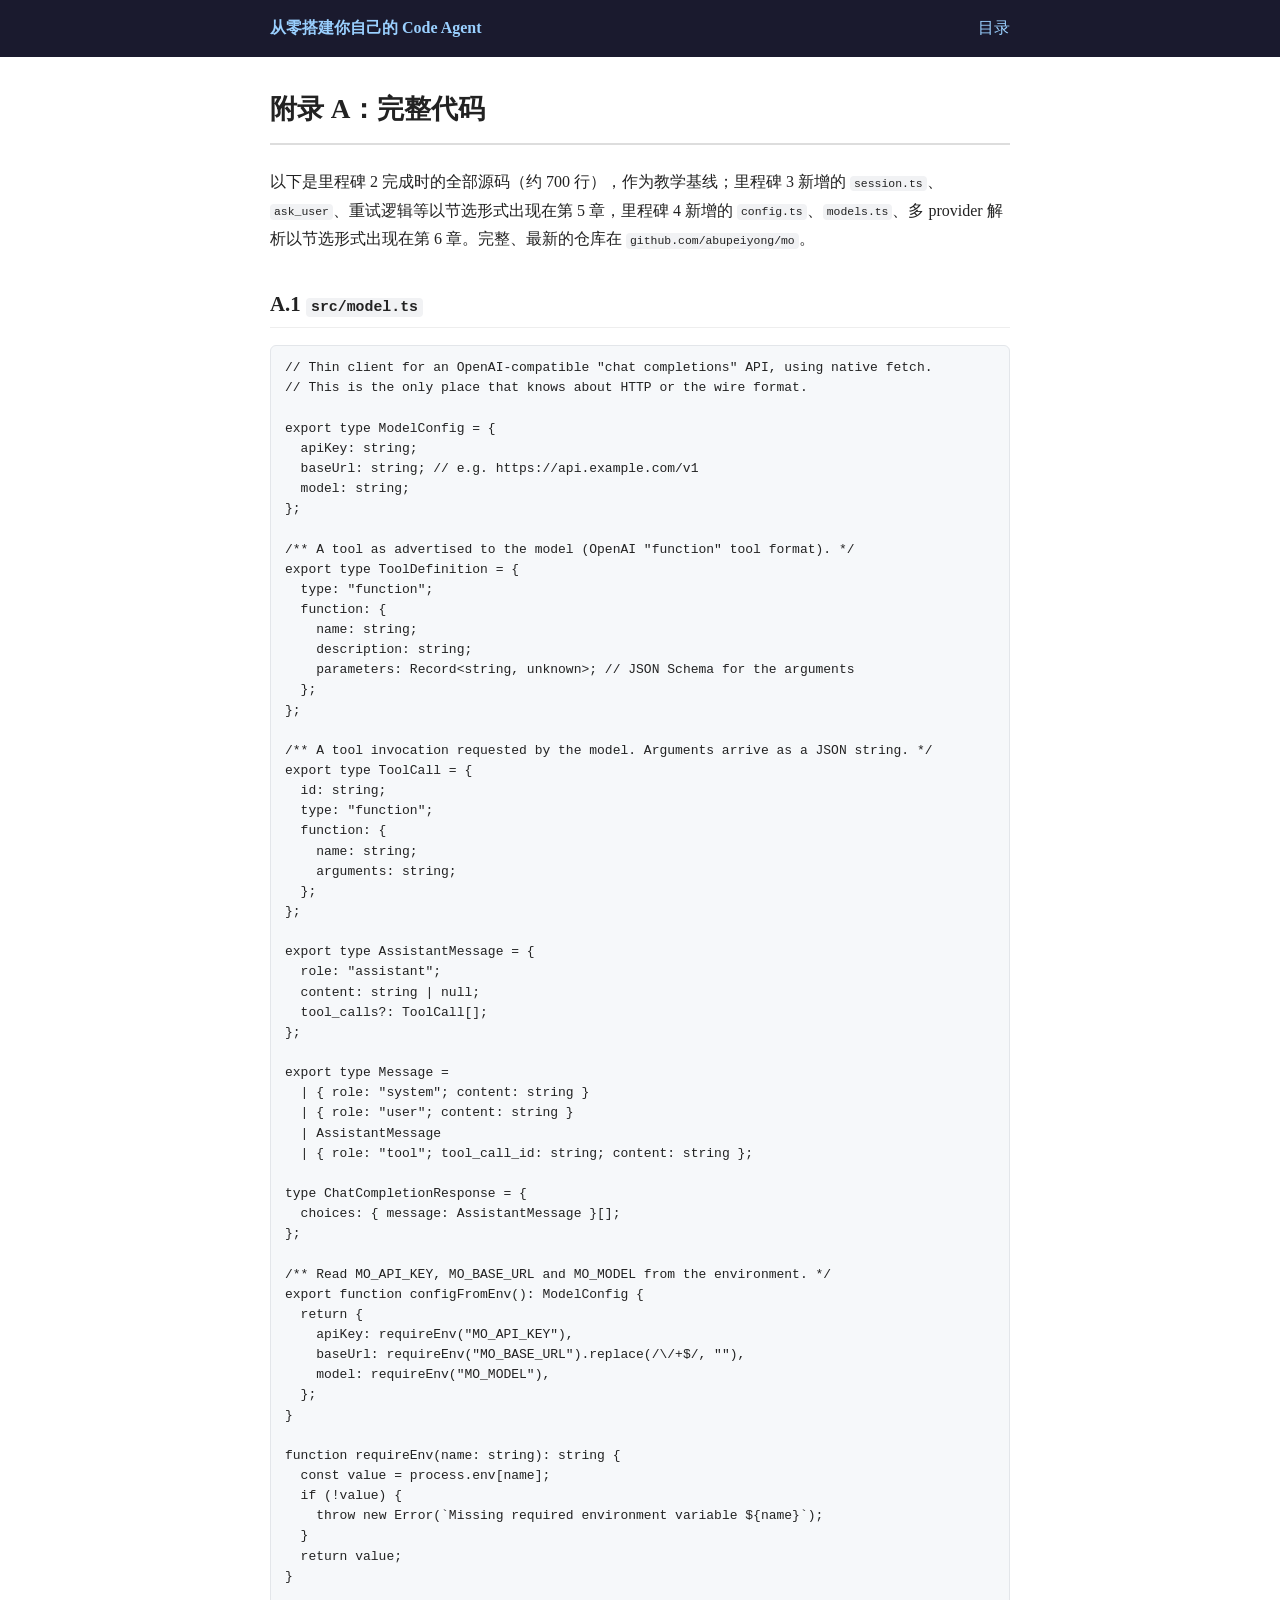
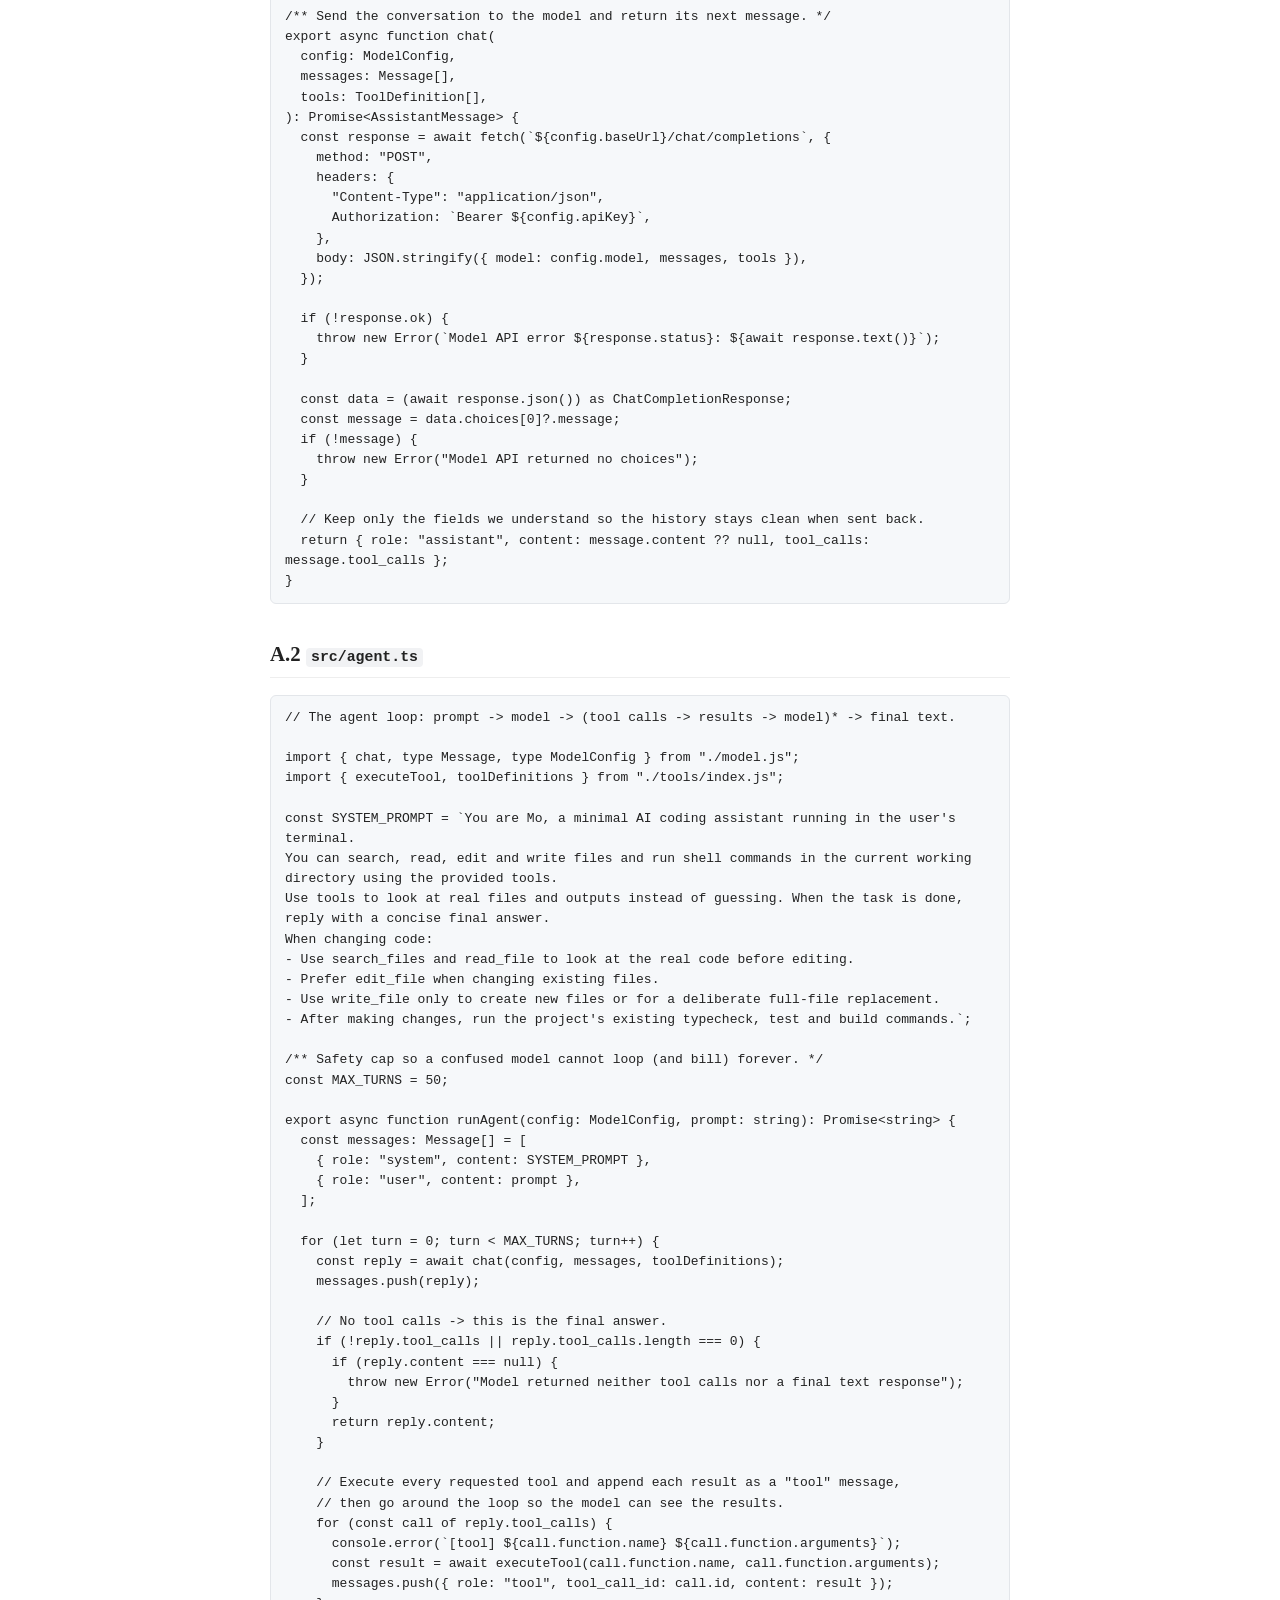
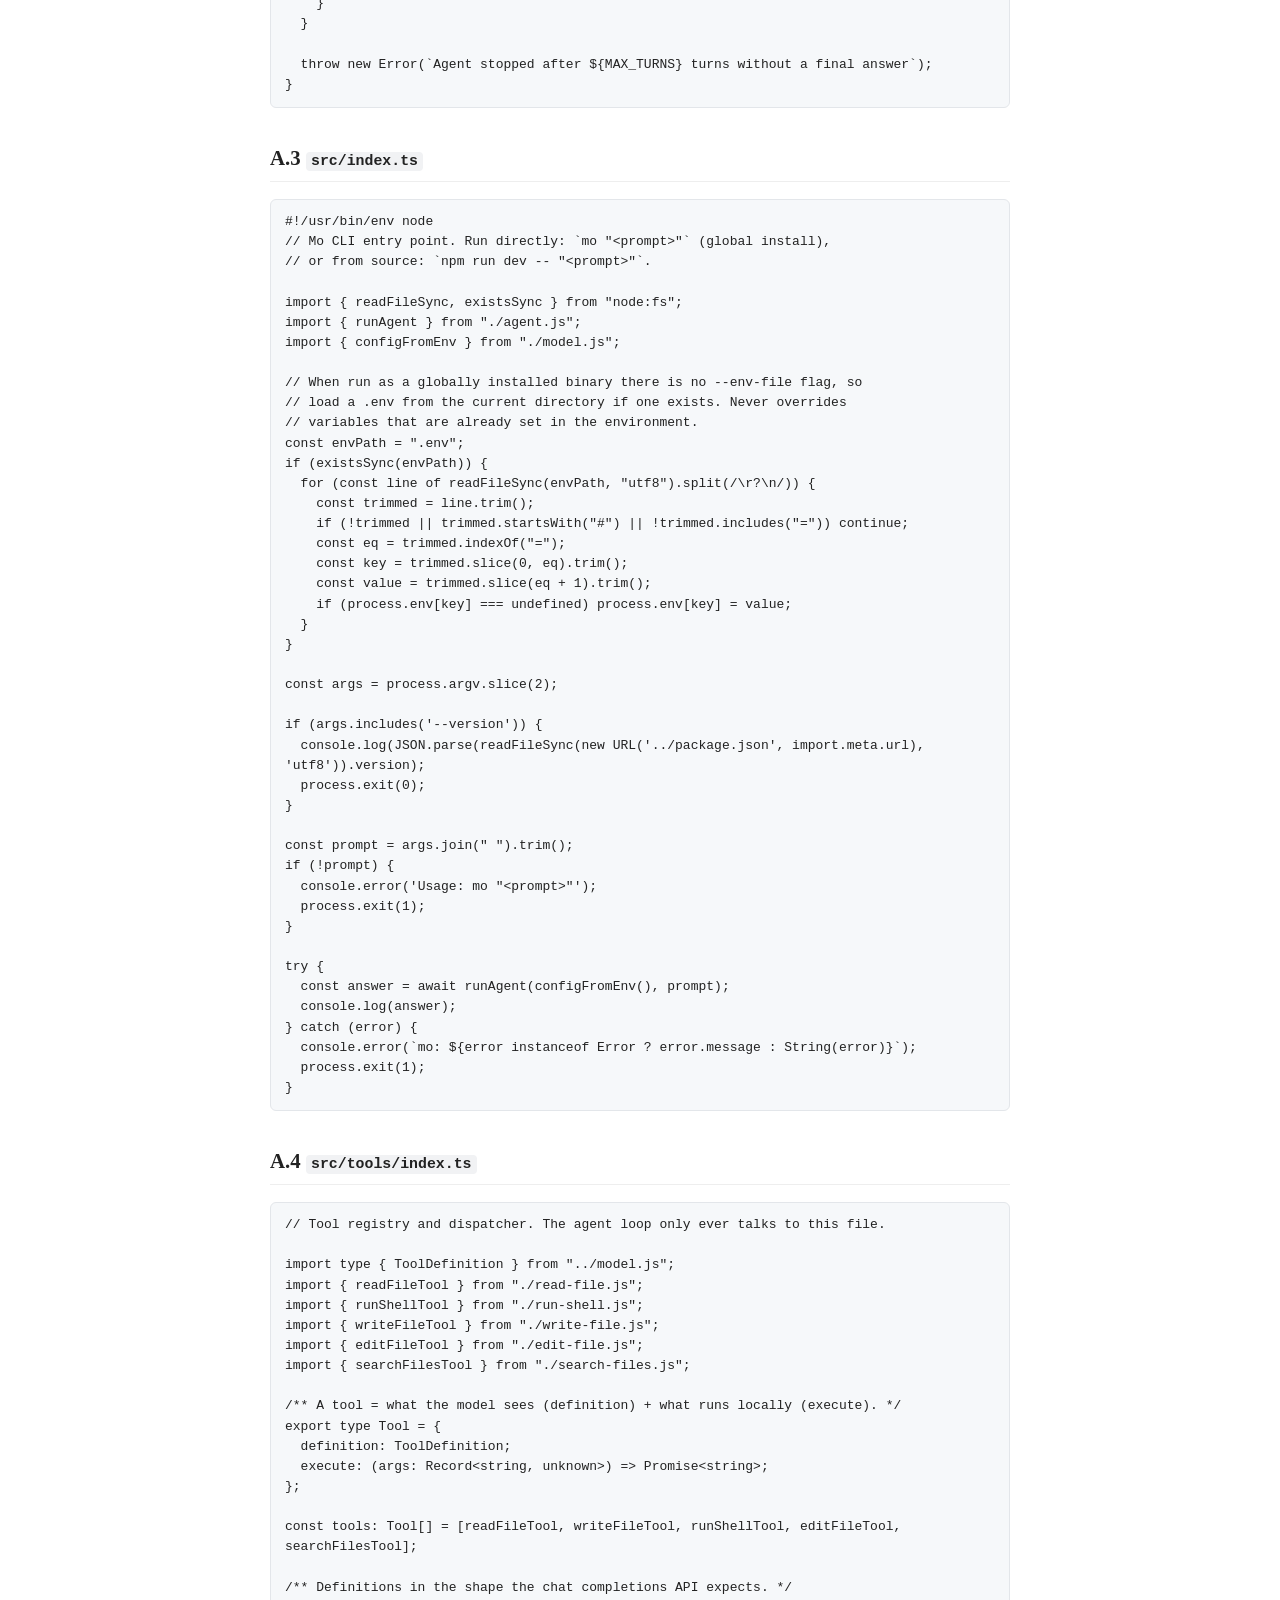
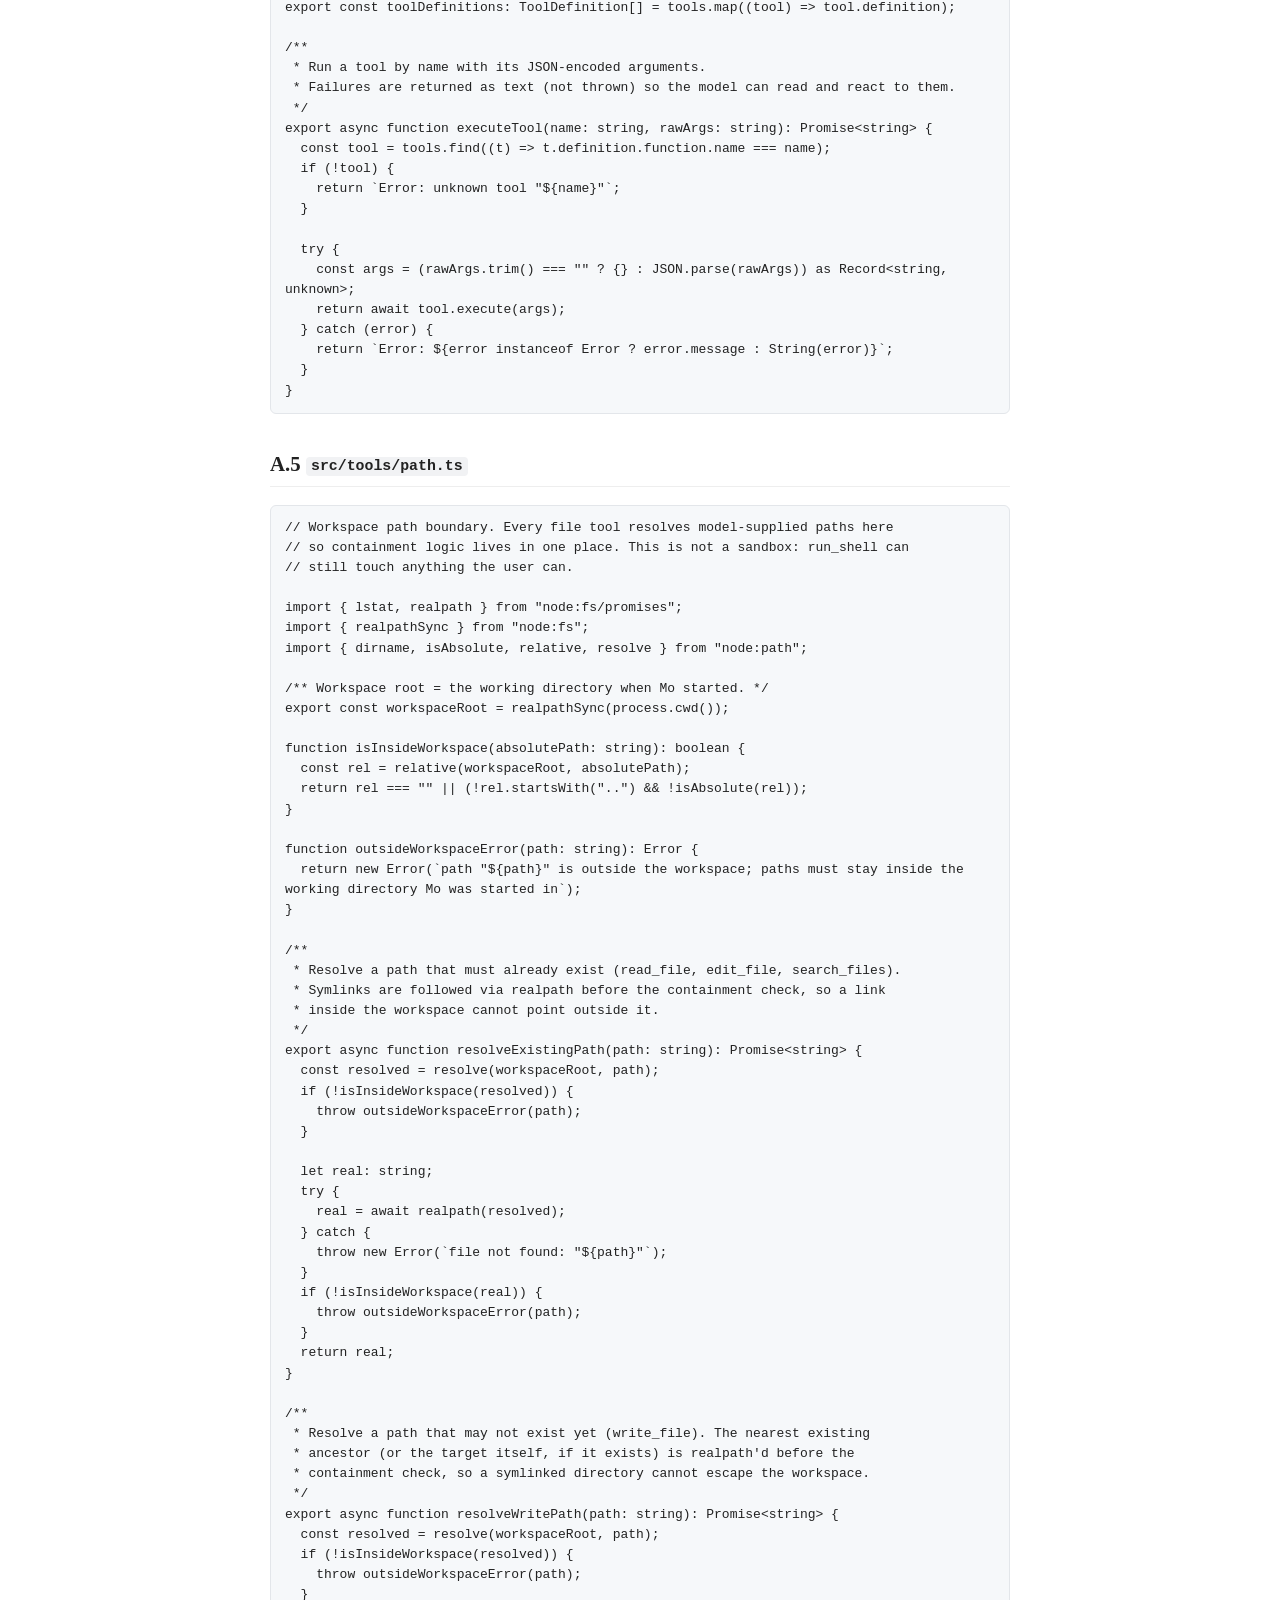
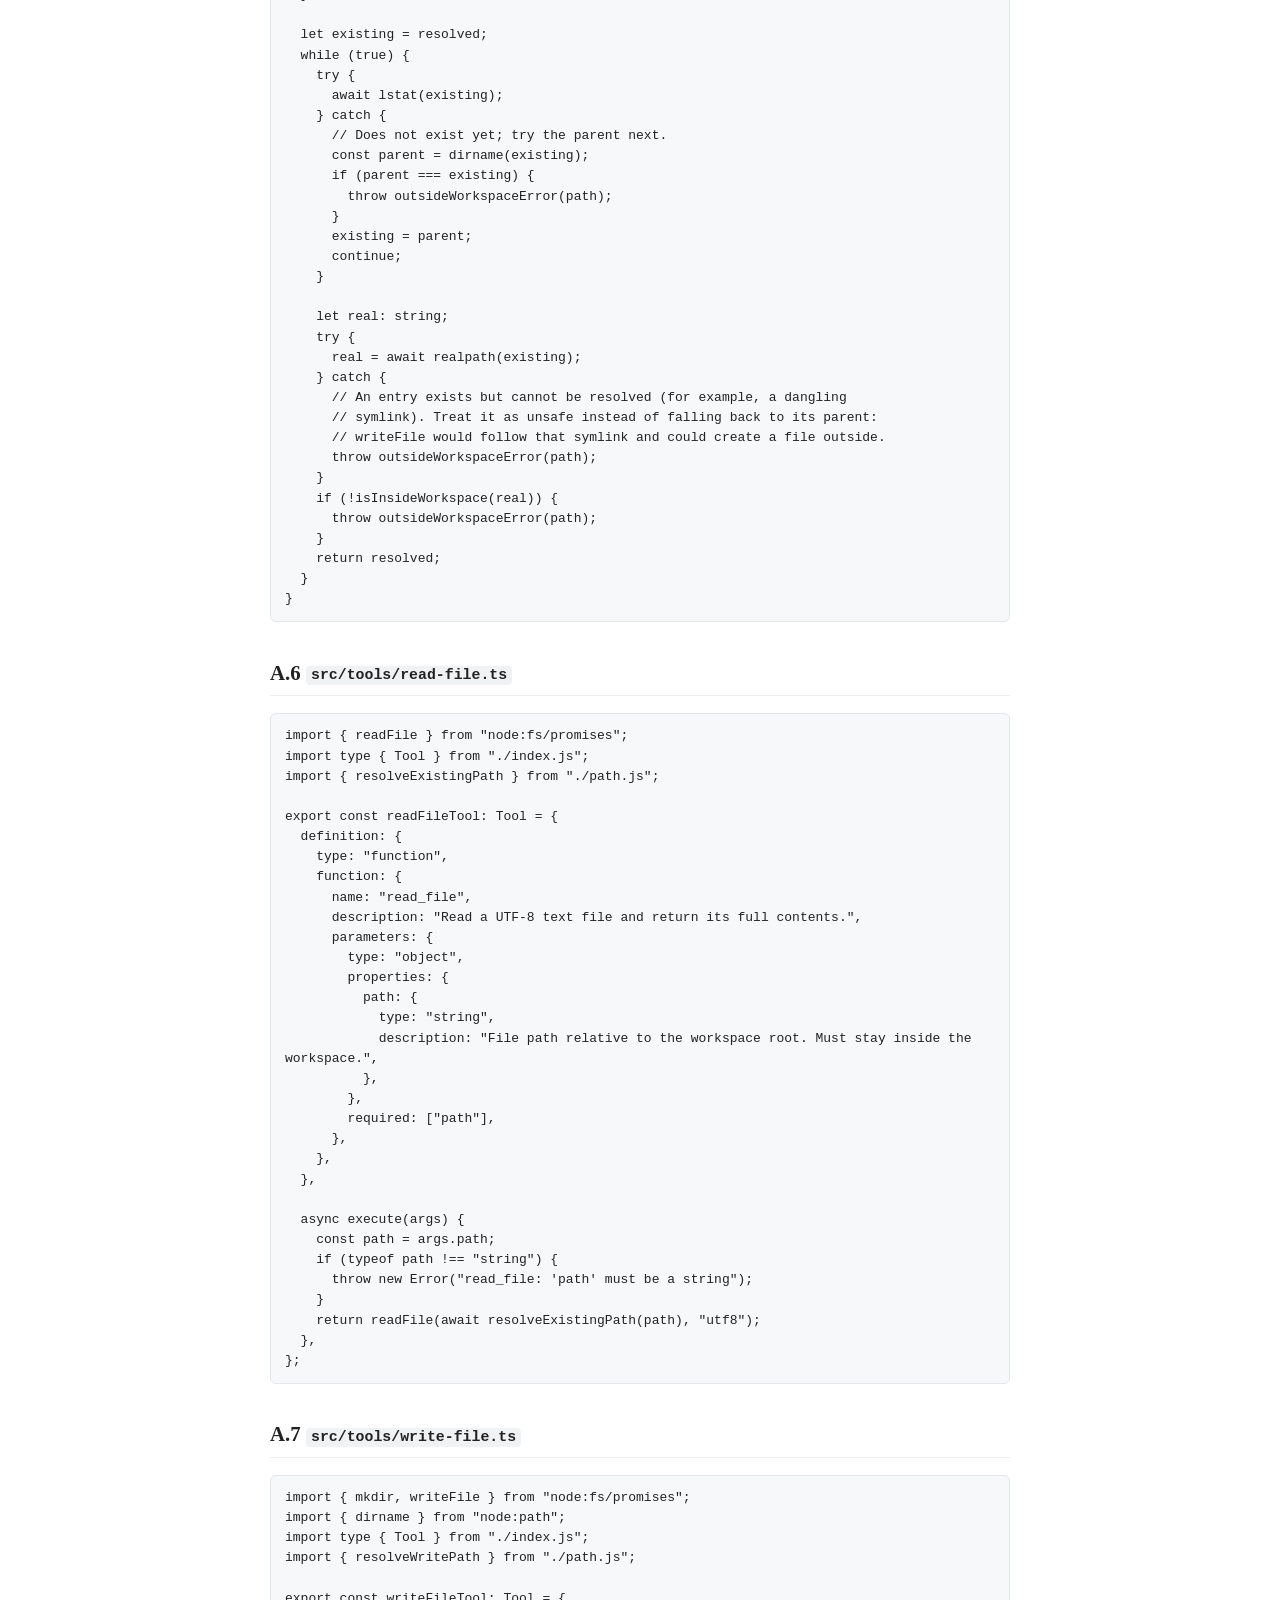
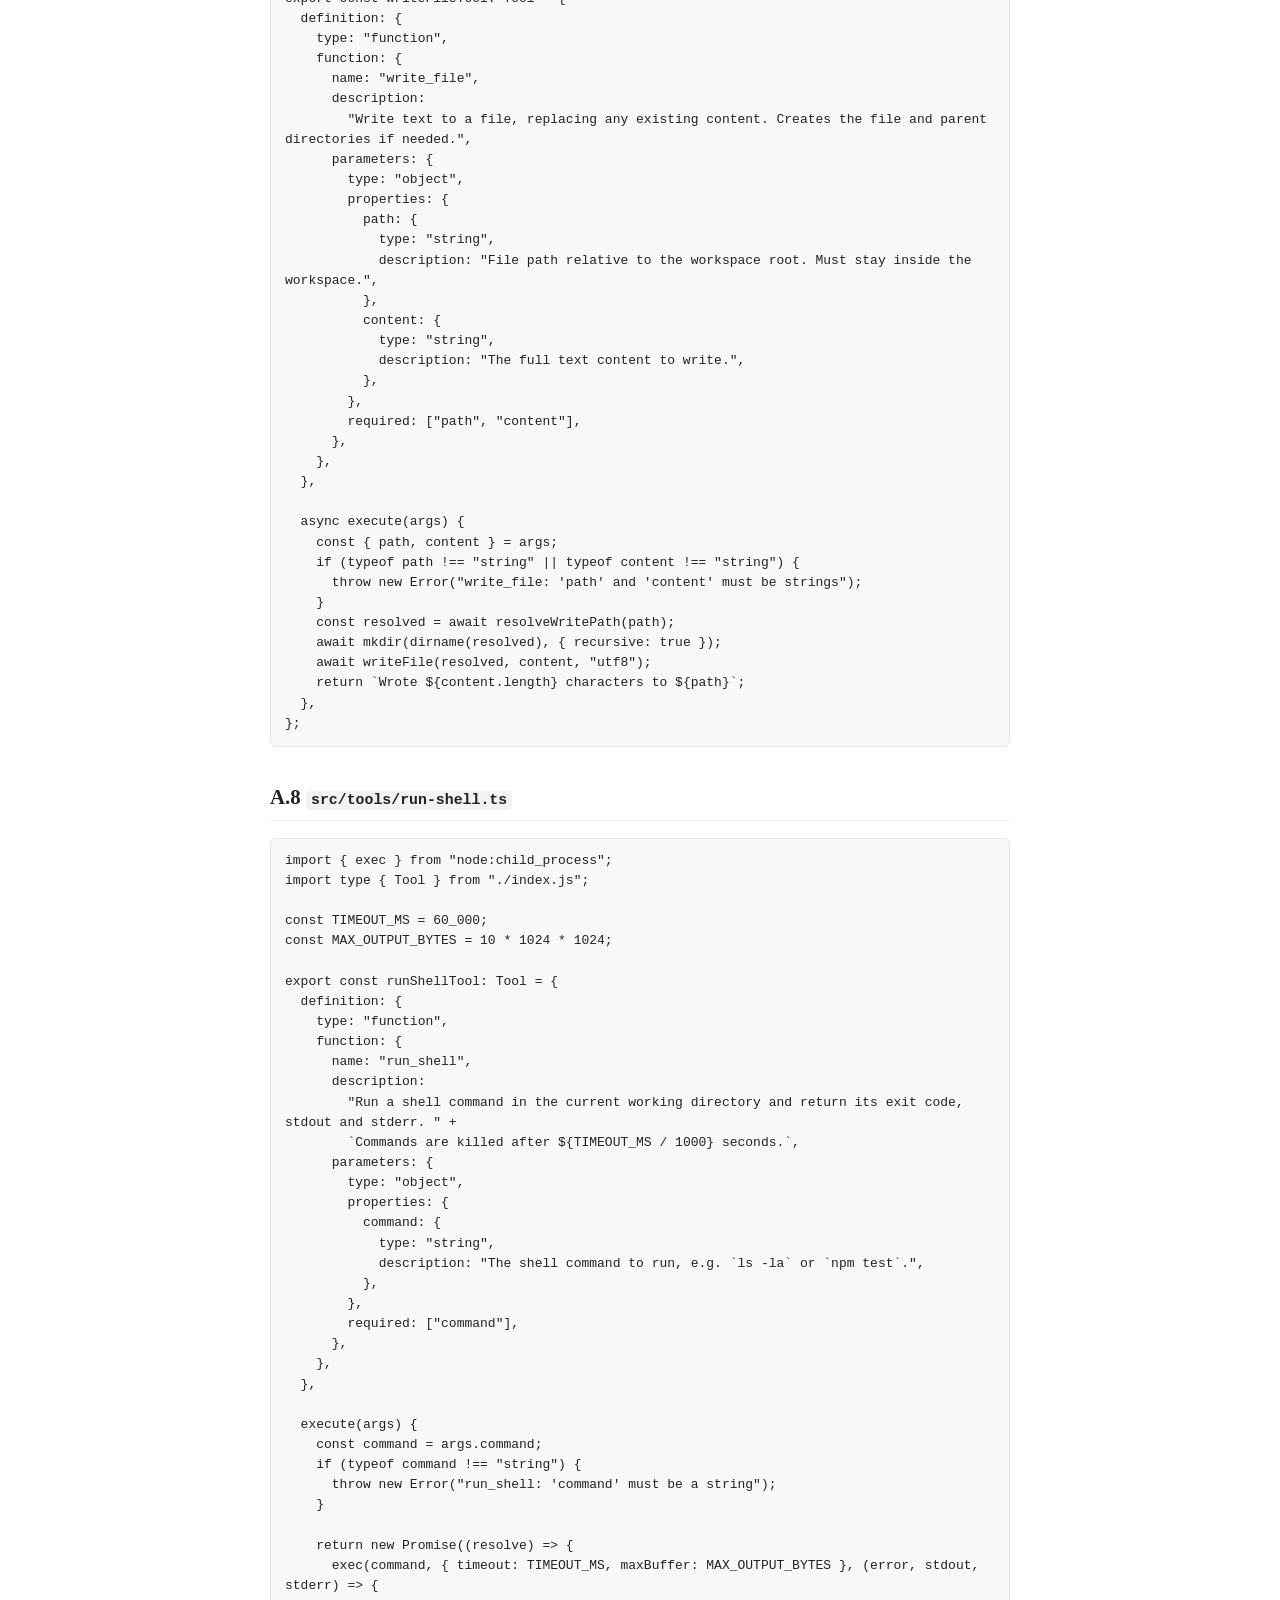
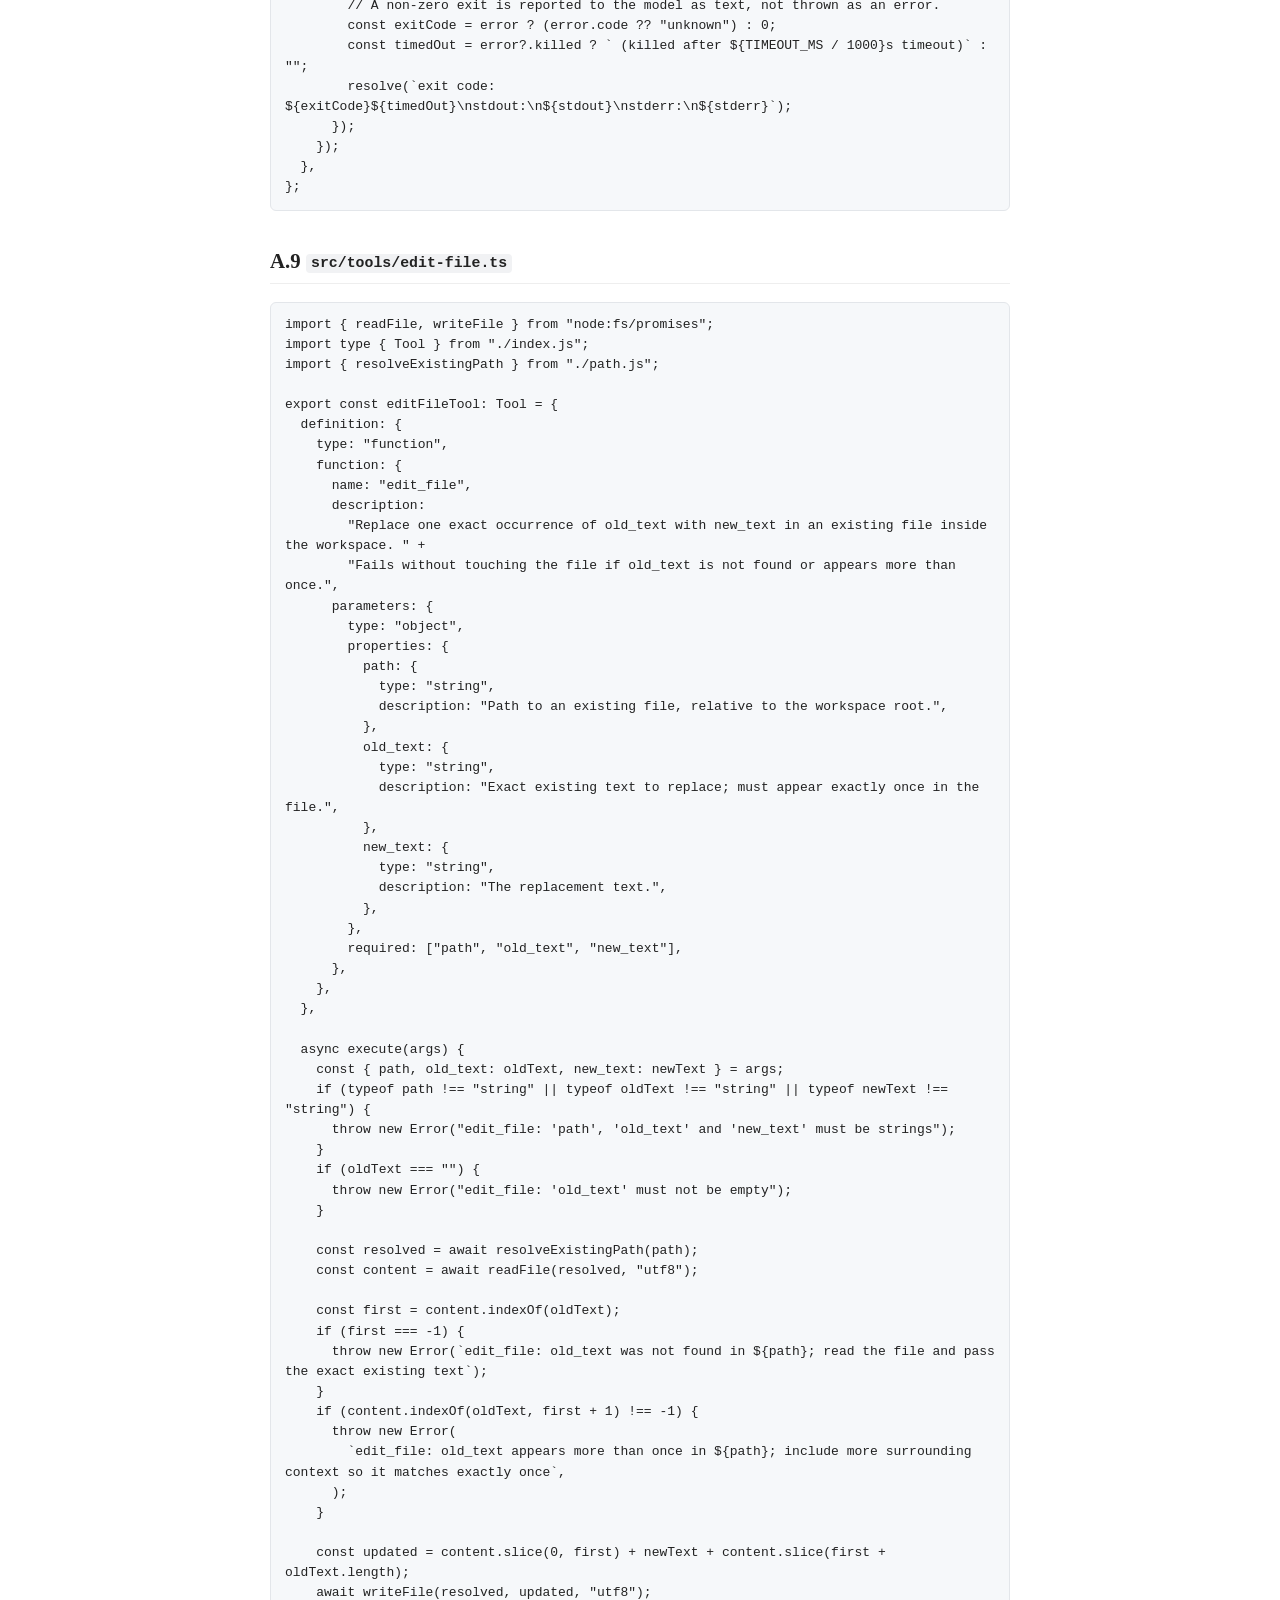
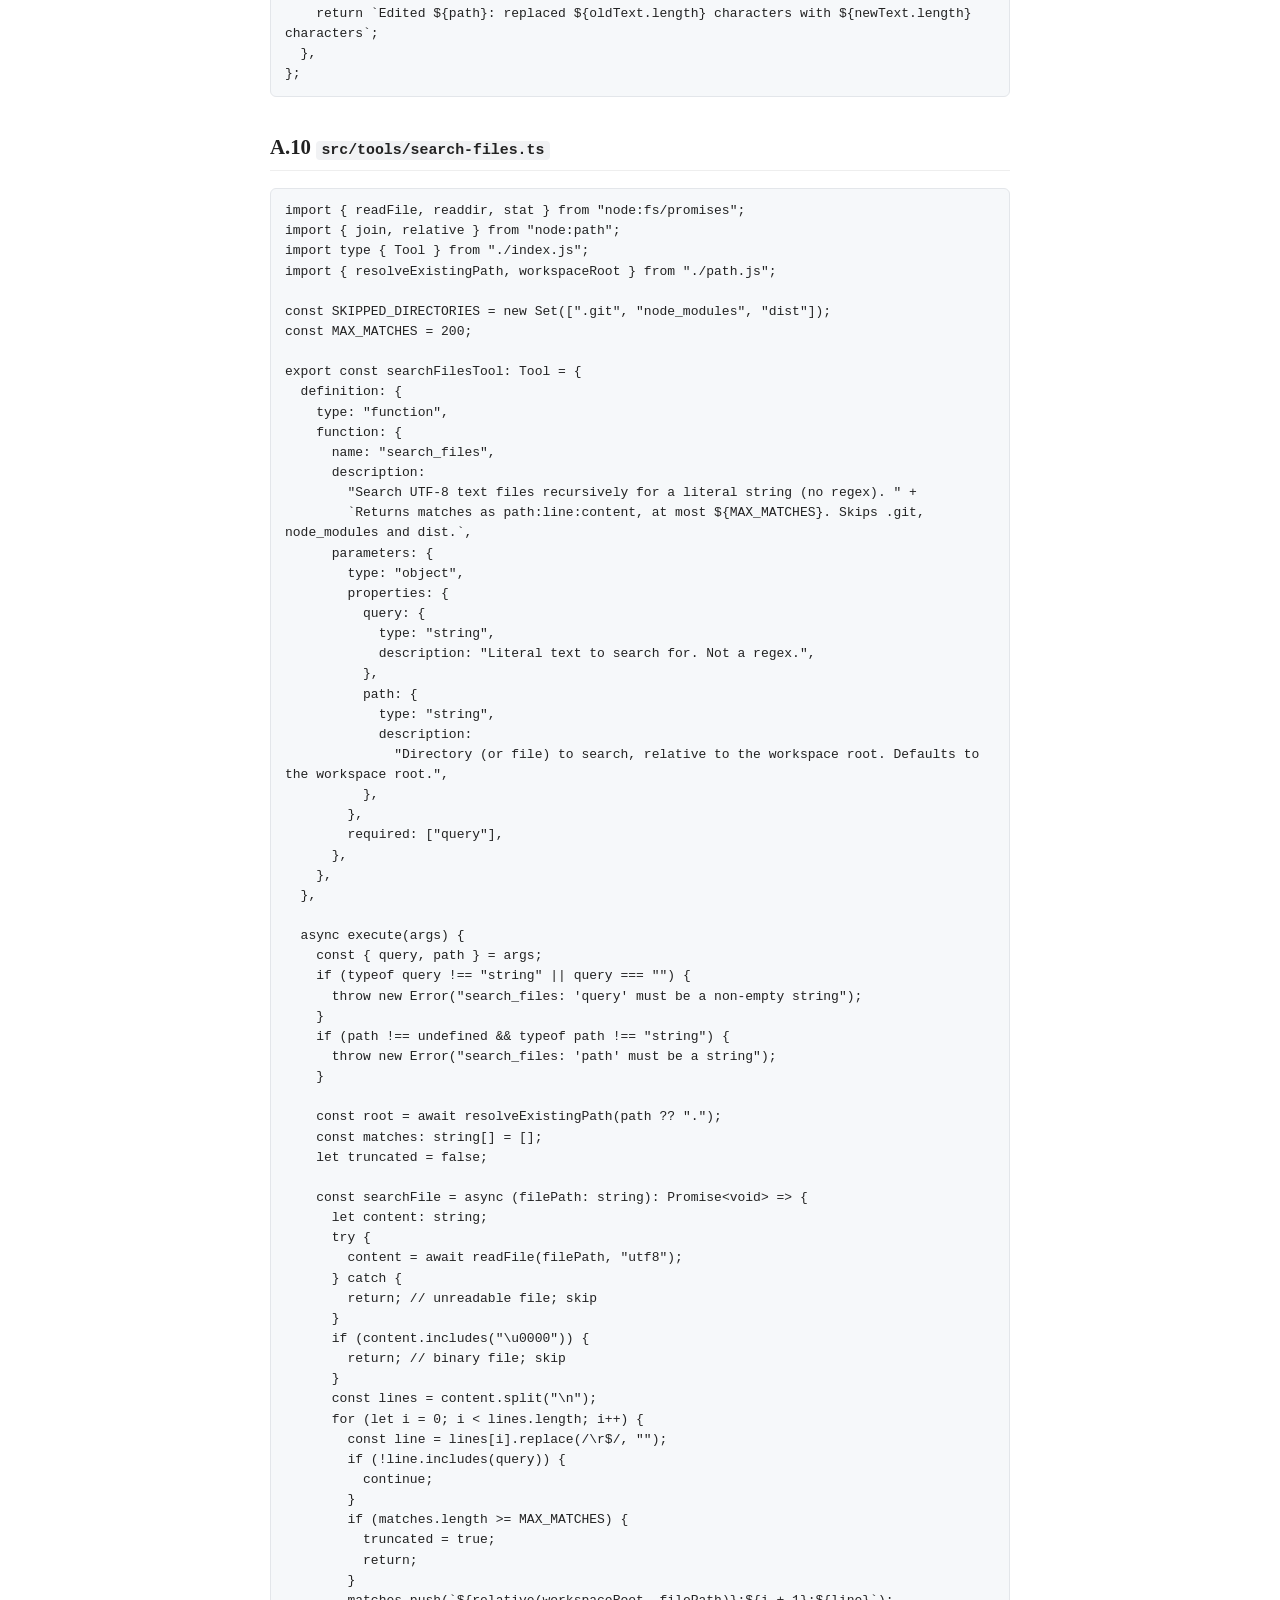
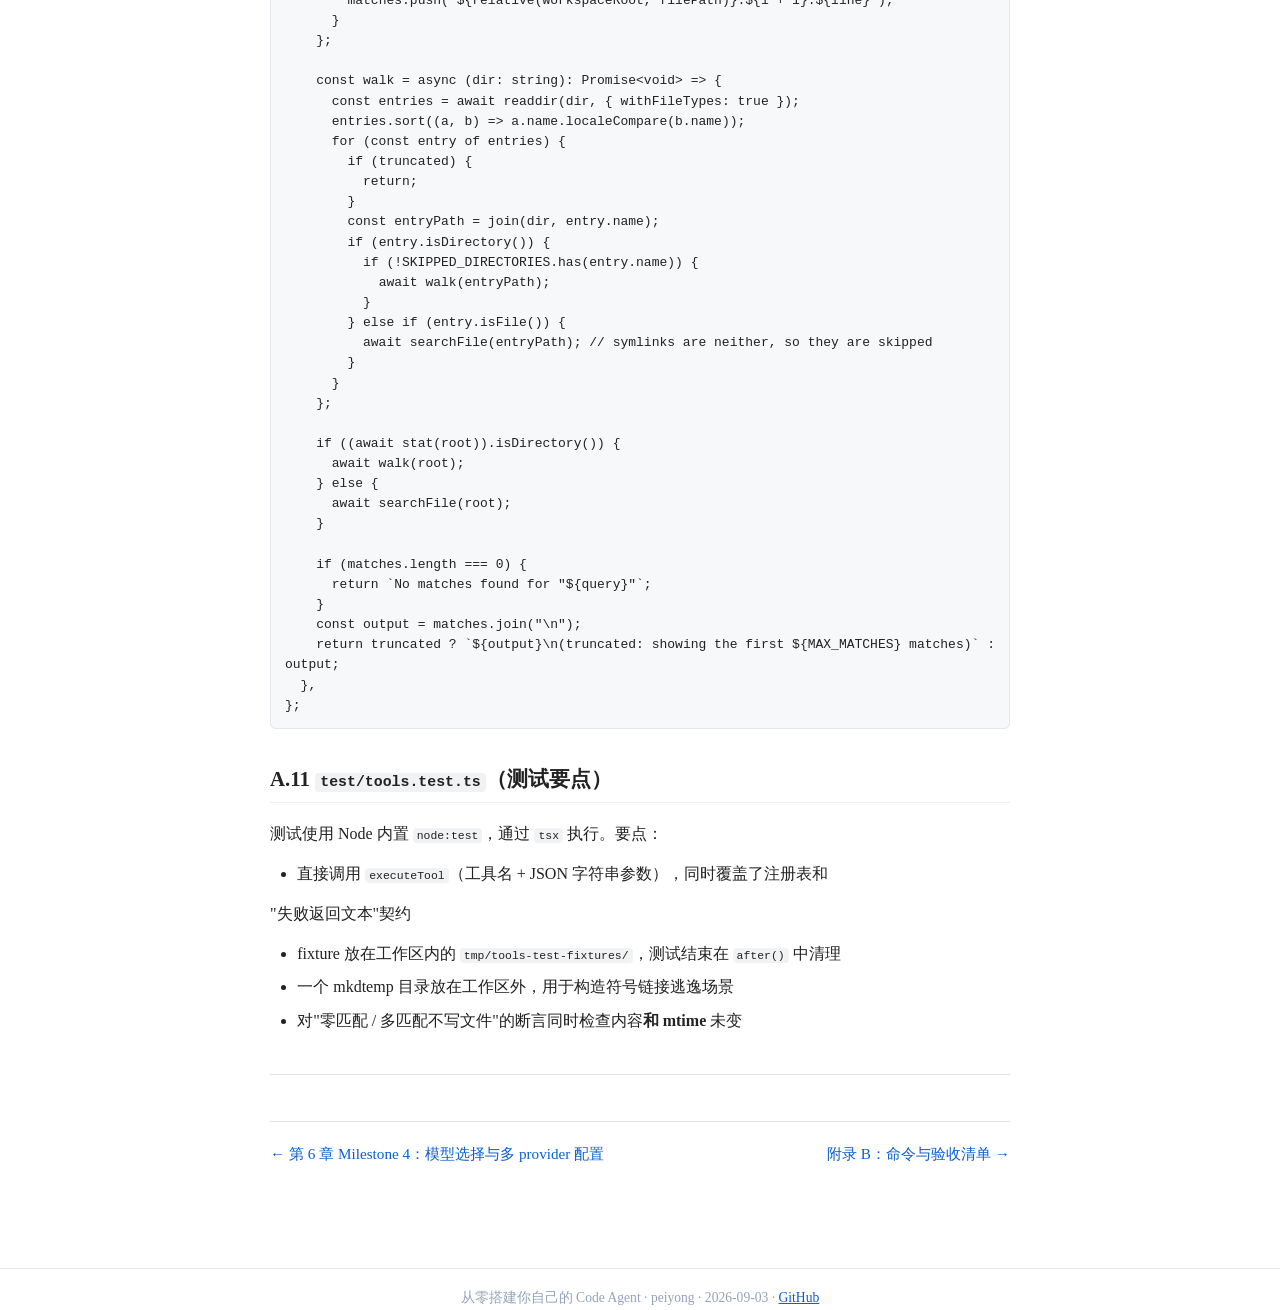
<file: docs/chapters/ch-08.html>
<!DOCTYPE html>
<html lang="zh-CN">
<head>
<meta charset="UTF-8"/>
<meta name="viewport" content="width=device-width, initial-scale=1"/>
<title>附录 A：完整代码 · 从零搭建你自己的 Code Agent</title>
<meta name="description" content="Mo 开发实录：一个最小 AI 编程助手的四步诞生记"/>
<link rel="stylesheet" href="../style.css"/>
</head>
<body>
<header class="site"><div class="inner">
  <span class="book-title"><a href="../index.html">从零搭建你自己的 Code Agent</a></span>
  <span><a href="../index.html">目录</a></span>
</div></header>
<div class="wrap">

<article>
<h1>附录 A：完整代码</h1>
<p>以下是里程碑 2 完成时的全部源码（约 700 行），作为教学基线；里程碑 3 新增的 <code>session.ts</code>、<code>ask_user</code>、重试逻辑等以节选形式出现在第 5 章，里程碑 4 新增的 <code>config.ts</code>、<code>models.ts</code>、多 provider 解析以节选形式出现在第 6 章。完整、最新的仓库在 <code>github.com/abupeiyong/mo</code>。</p>
<h2>A.1 <code>src/model.ts</code></h2>
<pre><code>// Thin client for an OpenAI-compatible "chat completions" API, using native fetch.
// This is the only place that knows about HTTP or the wire format.

export type ModelConfig = {
  apiKey: string;
  baseUrl: string; // e.g. https://api.example.com/v1
  model: string;
};

/** A tool as advertised to the model (OpenAI "function" tool format). */
export type ToolDefinition = {
  type: "function";
  function: {
    name: string;
    description: string;
    parameters: Record&lt;string, unknown&gt;; // JSON Schema for the arguments
  };
};

/** A tool invocation requested by the model. Arguments arrive as a JSON string. */
export type ToolCall = {
  id: string;
  type: "function";
  function: {
    name: string;
    arguments: string;
  };
};

export type AssistantMessage = {
  role: "assistant";
  content: string | null;
  tool_calls?: ToolCall[];
};

export type Message =
  | { role: "system"; content: string }
  | { role: "user"; content: string }
  | AssistantMessage
  | { role: "tool"; tool_call_id: string; content: string };

type ChatCompletionResponse = {
  choices: { message: AssistantMessage }[];
};

/** Read MO_API_KEY, MO_BASE_URL and MO_MODEL from the environment. */
export function configFromEnv(): ModelConfig {
  return {
    apiKey: requireEnv("MO_API_KEY"),
    baseUrl: requireEnv("MO_BASE_URL").replace(/\/+$/, ""),
    model: requireEnv("MO_MODEL"),
  };
}

function requireEnv(name: string): string {
  const value = process.env[name];
  if (!value) {
    throw new Error(`Missing required environment variable ${name}`);
  }
  return value;
}

/** Send the conversation to the model and return its next message. */
export async function chat(
  config: ModelConfig,
  messages: Message[],
  tools: ToolDefinition[],
): Promise&lt;AssistantMessage&gt; {
  const response = await fetch(`${config.baseUrl}/chat/completions`, {
    method: "POST",
    headers: {
      "Content-Type": "application/json",
      Authorization: `Bearer ${config.apiKey}`,
    },
    body: JSON.stringify({ model: config.model, messages, tools }),
  });

  if (!response.ok) {
    throw new Error(`Model API error ${response.status}: ${await response.text()}`);
  }

  const data = (await response.json()) as ChatCompletionResponse;
  const message = data.choices[0]?.message;
  if (!message) {
    throw new Error("Model API returned no choices");
  }

  // Keep only the fields we understand so the history stays clean when sent back.
  return { role: "assistant", content: message.content ?? null, tool_calls: message.tool_calls };
}</code></pre>
<h2>A.2 <code>src/agent.ts</code></h2>
<pre><code>// The agent loop: prompt -&gt; model -&gt; (tool calls -&gt; results -&gt; model)* -&gt; final text.

import { chat, type Message, type ModelConfig } from "./model.js";
import { executeTool, toolDefinitions } from "./tools/index.js";

const SYSTEM_PROMPT = `You are Mo, a minimal AI coding assistant running in the user's terminal.
You can search, read, edit and write files and run shell commands in the current working directory using the provided tools.
Use tools to look at real files and outputs instead of guessing. When the task is done, reply with a concise final answer.
When changing code:
- Use search_files and read_file to look at the real code before editing.
- Prefer edit_file when changing existing files.
- Use write_file only to create new files or for a deliberate full-file replacement.
- After making changes, run the project's existing typecheck, test and build commands.`;

/** Safety cap so a confused model cannot loop (and bill) forever. */
const MAX_TURNS = 50;

export async function runAgent(config: ModelConfig, prompt: string): Promise&lt;string&gt; {
  const messages: Message[] = [
    { role: "system", content: SYSTEM_PROMPT },
    { role: "user", content: prompt },
  ];

  for (let turn = 0; turn &lt; MAX_TURNS; turn++) {
    const reply = await chat(config, messages, toolDefinitions);
    messages.push(reply);

    // No tool calls -&gt; this is the final answer.
    if (!reply.tool_calls || reply.tool_calls.length === 0) {
      if (reply.content === null) {
        throw new Error("Model returned neither tool calls nor a final text response");
      }
      return reply.content;
    }

    // Execute every requested tool and append each result as a "tool" message,
    // then go around the loop so the model can see the results.
    for (const call of reply.tool_calls) {
      console.error(`[tool] ${call.function.name} ${call.function.arguments}`);
      const result = await executeTool(call.function.name, call.function.arguments);
      messages.push({ role: "tool", tool_call_id: call.id, content: result });
    }
  }

  throw new Error(`Agent stopped after ${MAX_TURNS} turns without a final answer`);
}</code></pre>
<h2>A.3 <code>src/index.ts</code></h2>
<pre><code>#!/usr/bin/env node
// Mo CLI entry point. Run directly: `mo "&lt;prompt&gt;"` (global install),
// or from source: `npm run dev -- "&lt;prompt&gt;"`.

import { readFileSync, existsSync } from "node:fs";
import { runAgent } from "./agent.js";
import { configFromEnv } from "./model.js";

// When run as a globally installed binary there is no --env-file flag, so
// load a .env from the current directory if one exists. Never overrides
// variables that are already set in the environment.
const envPath = ".env";
if (existsSync(envPath)) {
  for (const line of readFileSync(envPath, "utf8").split(/\r?\n/)) {
    const trimmed = line.trim();
    if (!trimmed || trimmed.startsWith("#") || !trimmed.includes("=")) continue;
    const eq = trimmed.indexOf("=");
    const key = trimmed.slice(0, eq).trim();
    const value = trimmed.slice(eq + 1).trim();
    if (process.env[key] === undefined) process.env[key] = value;
  }
}

const args = process.argv.slice(2);

if (args.includes('--version')) {
  console.log(JSON.parse(readFileSync(new URL('../package.json', import.meta.url), 'utf8')).version);
  process.exit(0);
}

const prompt = args.join(" ").trim();
if (!prompt) {
  console.error('Usage: mo "&lt;prompt&gt;"');
  process.exit(1);
}

try {
  const answer = await runAgent(configFromEnv(), prompt);
  console.log(answer);
} catch (error) {
  console.error(`mo: ${error instanceof Error ? error.message : String(error)}`);
  process.exit(1);
}</code></pre>
<h2>A.4 <code>src/tools/index.ts</code></h2>
<pre><code>// Tool registry and dispatcher. The agent loop only ever talks to this file.

import type { ToolDefinition } from "../model.js";
import { readFileTool } from "./read-file.js";
import { runShellTool } from "./run-shell.js";
import { writeFileTool } from "./write-file.js";
import { editFileTool } from "./edit-file.js";
import { searchFilesTool } from "./search-files.js";

/** A tool = what the model sees (definition) + what runs locally (execute). */
export type Tool = {
  definition: ToolDefinition;
  execute: (args: Record&lt;string, unknown&gt;) =&gt; Promise&lt;string&gt;;
};

const tools: Tool[] = [readFileTool, writeFileTool, runShellTool, editFileTool, searchFilesTool];

/** Definitions in the shape the chat completions API expects. */
export const toolDefinitions: ToolDefinition[] = tools.map((tool) =&gt; tool.definition);

/**
 * Run a tool by name with its JSON-encoded arguments.
 * Failures are returned as text (not thrown) so the model can read and react to them.
 */
export async function executeTool(name: string, rawArgs: string): Promise&lt;string&gt; {
  const tool = tools.find((t) =&gt; t.definition.function.name === name);
  if (!tool) {
    return `Error: unknown tool "${name}"`;
  }

  try {
    const args = (rawArgs.trim() === "" ? {} : JSON.parse(rawArgs)) as Record&lt;string, unknown&gt;;
    return await tool.execute(args);
  } catch (error) {
    return `Error: ${error instanceof Error ? error.message : String(error)}`;
  }
}</code></pre>
<h2>A.5 <code>src/tools/path.ts</code></h2>
<pre><code>// Workspace path boundary. Every file tool resolves model-supplied paths here
// so containment logic lives in one place. This is not a sandbox: run_shell can
// still touch anything the user can.

import { lstat, realpath } from "node:fs/promises";
import { realpathSync } from "node:fs";
import { dirname, isAbsolute, relative, resolve } from "node:path";

/** Workspace root = the working directory when Mo started. */
export const workspaceRoot = realpathSync(process.cwd());

function isInsideWorkspace(absolutePath: string): boolean {
  const rel = relative(workspaceRoot, absolutePath);
  return rel === "" || (!rel.startsWith("..") &amp;&amp; !isAbsolute(rel));
}

function outsideWorkspaceError(path: string): Error {
  return new Error(`path "${path}" is outside the workspace; paths must stay inside the working directory Mo was started in`);
}

/**
 * Resolve a path that must already exist (read_file, edit_file, search_files).
 * Symlinks are followed via realpath before the containment check, so a link
 * inside the workspace cannot point outside it.
 */
export async function resolveExistingPath(path: string): Promise&lt;string&gt; {
  const resolved = resolve(workspaceRoot, path);
  if (!isInsideWorkspace(resolved)) {
    throw outsideWorkspaceError(path);
  }

  let real: string;
  try {
    real = await realpath(resolved);
  } catch {
    throw new Error(`file not found: "${path}"`);
  }
  if (!isInsideWorkspace(real)) {
    throw outsideWorkspaceError(path);
  }
  return real;
}

/**
 * Resolve a path that may not exist yet (write_file). The nearest existing
 * ancestor (or the target itself, if it exists) is realpath'd before the
 * containment check, so a symlinked directory cannot escape the workspace.
 */
export async function resolveWritePath(path: string): Promise&lt;string&gt; {
  const resolved = resolve(workspaceRoot, path);
  if (!isInsideWorkspace(resolved)) {
    throw outsideWorkspaceError(path);
  }

  let existing = resolved;
  while (true) {
    try {
      await lstat(existing);
    } catch {
      // Does not exist yet; try the parent next.
      const parent = dirname(existing);
      if (parent === existing) {
        throw outsideWorkspaceError(path);
      }
      existing = parent;
      continue;
    }

    let real: string;
    try {
      real = await realpath(existing);
    } catch {
      // An entry exists but cannot be resolved (for example, a dangling
      // symlink). Treat it as unsafe instead of falling back to its parent:
      // writeFile would follow that symlink and could create a file outside.
      throw outsideWorkspaceError(path);
    }
    if (!isInsideWorkspace(real)) {
      throw outsideWorkspaceError(path);
    }
    return resolved;
  }
}</code></pre>
<h2>A.6 <code>src/tools/read-file.ts</code></h2>
<pre><code>import { readFile } from "node:fs/promises";
import type { Tool } from "./index.js";
import { resolveExistingPath } from "./path.js";

export const readFileTool: Tool = {
  definition: {
    type: "function",
    function: {
      name: "read_file",
      description: "Read a UTF-8 text file and return its full contents.",
      parameters: {
        type: "object",
        properties: {
          path: {
            type: "string",
            description: "File path relative to the workspace root. Must stay inside the workspace.",
          },
        },
        required: ["path"],
      },
    },
  },

  async execute(args) {
    const path = args.path;
    if (typeof path !== "string") {
      throw new Error("read_file: 'path' must be a string");
    }
    return readFile(await resolveExistingPath(path), "utf8");
  },
};</code></pre>
<h2>A.7 <code>src/tools/write-file.ts</code></h2>
<pre><code>import { mkdir, writeFile } from "node:fs/promises";
import { dirname } from "node:path";
import type { Tool } from "./index.js";
import { resolveWritePath } from "./path.js";

export const writeFileTool: Tool = {
  definition: {
    type: "function",
    function: {
      name: "write_file",
      description:
        "Write text to a file, replacing any existing content. Creates the file and parent directories if needed.",
      parameters: {
        type: "object",
        properties: {
          path: {
            type: "string",
            description: "File path relative to the workspace root. Must stay inside the workspace.",
          },
          content: {
            type: "string",
            description: "The full text content to write.",
          },
        },
        required: ["path", "content"],
      },
    },
  },

  async execute(args) {
    const { path, content } = args;
    if (typeof path !== "string" || typeof content !== "string") {
      throw new Error("write_file: 'path' and 'content' must be strings");
    }
    const resolved = await resolveWritePath(path);
    await mkdir(dirname(resolved), { recursive: true });
    await writeFile(resolved, content, "utf8");
    return `Wrote ${content.length} characters to ${path}`;
  },
};</code></pre>
<h2>A.8 <code>src/tools/run-shell.ts</code></h2>
<pre><code>import { exec } from "node:child_process";
import type { Tool } from "./index.js";

const TIMEOUT_MS = 60_000;
const MAX_OUTPUT_BYTES = 10 * 1024 * 1024;

export const runShellTool: Tool = {
  definition: {
    type: "function",
    function: {
      name: "run_shell",
      description:
        "Run a shell command in the current working directory and return its exit code, stdout and stderr. " +
        `Commands are killed after ${TIMEOUT_MS / 1000} seconds.`,
      parameters: {
        type: "object",
        properties: {
          command: {
            type: "string",
            description: "The shell command to run, e.g. `ls -la` or `npm test`.",
          },
        },
        required: ["command"],
      },
    },
  },

  execute(args) {
    const command = args.command;
    if (typeof command !== "string") {
      throw new Error("run_shell: 'command' must be a string");
    }

    return new Promise((resolve) =&gt; {
      exec(command, { timeout: TIMEOUT_MS, maxBuffer: MAX_OUTPUT_BYTES }, (error, stdout, stderr) =&gt; {
        // A non-zero exit is reported to the model as text, not thrown as an error.
        const exitCode = error ? (error.code ?? "unknown") : 0;
        const timedOut = error?.killed ? ` (killed after ${TIMEOUT_MS / 1000}s timeout)` : "";
        resolve(`exit code: ${exitCode}${timedOut}\nstdout:\n${stdout}\nstderr:\n${stderr}`);
      });
    });
  },
};</code></pre>
<h2>A.9 <code>src/tools/edit-file.ts</code></h2>
<pre><code>import { readFile, writeFile } from "node:fs/promises";
import type { Tool } from "./index.js";
import { resolveExistingPath } from "./path.js";

export const editFileTool: Tool = {
  definition: {
    type: "function",
    function: {
      name: "edit_file",
      description:
        "Replace one exact occurrence of old_text with new_text in an existing file inside the workspace. " +
        "Fails without touching the file if old_text is not found or appears more than once.",
      parameters: {
        type: "object",
        properties: {
          path: {
            type: "string",
            description: "Path to an existing file, relative to the workspace root.",
          },
          old_text: {
            type: "string",
            description: "Exact existing text to replace; must appear exactly once in the file.",
          },
          new_text: {
            type: "string",
            description: "The replacement text.",
          },
        },
        required: ["path", "old_text", "new_text"],
      },
    },
  },

  async execute(args) {
    const { path, old_text: oldText, new_text: newText } = args;
    if (typeof path !== "string" || typeof oldText !== "string" || typeof newText !== "string") {
      throw new Error("edit_file: 'path', 'old_text' and 'new_text' must be strings");
    }
    if (oldText === "") {
      throw new Error("edit_file: 'old_text' must not be empty");
    }

    const resolved = await resolveExistingPath(path);
    const content = await readFile(resolved, "utf8");

    const first = content.indexOf(oldText);
    if (first === -1) {
      throw new Error(`edit_file: old_text was not found in ${path}; read the file and pass the exact existing text`);
    }
    if (content.indexOf(oldText, first + 1) !== -1) {
      throw new Error(
        `edit_file: old_text appears more than once in ${path}; include more surrounding context so it matches exactly once`,
      );
    }

    const updated = content.slice(0, first) + newText + content.slice(first + oldText.length);
    await writeFile(resolved, updated, "utf8");
    return `Edited ${path}: replaced ${oldText.length} characters with ${newText.length} characters`;
  },
};</code></pre>
<h2>A.10 <code>src/tools/search-files.ts</code></h2>
<pre><code>import { readFile, readdir, stat } from "node:fs/promises";
import { join, relative } from "node:path";
import type { Tool } from "./index.js";
import { resolveExistingPath, workspaceRoot } from "./path.js";

const SKIPPED_DIRECTORIES = new Set([".git", "node_modules", "dist"]);
const MAX_MATCHES = 200;

export const searchFilesTool: Tool = {
  definition: {
    type: "function",
    function: {
      name: "search_files",
      description:
        "Search UTF-8 text files recursively for a literal string (no regex). " +
        `Returns matches as path:line:content, at most ${MAX_MATCHES}. Skips .git, node_modules and dist.`,
      parameters: {
        type: "object",
        properties: {
          query: {
            type: "string",
            description: "Literal text to search for. Not a regex.",
          },
          path: {
            type: "string",
            description:
              "Directory (or file) to search, relative to the workspace root. Defaults to the workspace root.",
          },
        },
        required: ["query"],
      },
    },
  },

  async execute(args) {
    const { query, path } = args;
    if (typeof query !== "string" || query === "") {
      throw new Error("search_files: 'query' must be a non-empty string");
    }
    if (path !== undefined &amp;&amp; typeof path !== "string") {
      throw new Error("search_files: 'path' must be a string");
    }

    const root = await resolveExistingPath(path ?? ".");
    const matches: string[] = [];
    let truncated = false;

    const searchFile = async (filePath: string): Promise&lt;void&gt; =&gt; {
      let content: string;
      try {
        content = await readFile(filePath, "utf8");
      } catch {
        return; // unreadable file; skip
      }
      if (content.includes("\u0000")) {
        return; // binary file; skip
      }
      const lines = content.split("\n");
      for (let i = 0; i &lt; lines.length; i++) {
        const line = lines[i].replace(/\r$/, "");
        if (!line.includes(query)) {
          continue;
        }
        if (matches.length &gt;= MAX_MATCHES) {
          truncated = true;
          return;
        }
        matches.push(`${relative(workspaceRoot, filePath)}:${i + 1}:${line}`);
      }
    };

    const walk = async (dir: string): Promise&lt;void&gt; =&gt; {
      const entries = await readdir(dir, { withFileTypes: true });
      entries.sort((a, b) =&gt; a.name.localeCompare(b.name));
      for (const entry of entries) {
        if (truncated) {
          return;
        }
        const entryPath = join(dir, entry.name);
        if (entry.isDirectory()) {
          if (!SKIPPED_DIRECTORIES.has(entry.name)) {
            await walk(entryPath);
          }
        } else if (entry.isFile()) {
          await searchFile(entryPath); // symlinks are neither, so they are skipped
        }
      }
    };

    if ((await stat(root)).isDirectory()) {
      await walk(root);
    } else {
      await searchFile(root);
    }

    if (matches.length === 0) {
      return `No matches found for "${query}"`;
    }
    const output = matches.join("\n");
    return truncated ? `${output}\n(truncated: showing the first ${MAX_MATCHES} matches)` : output;
  },
};</code></pre>
<h2>A.11 <code>test/tools.test.ts</code>（测试要点）</h2>
<p>测试使用 Node 内置 <code>node:test</code>，通过 <code>tsx</code> 执行。要点：</p>
<ul><li>直接调用 <code>executeTool</code>（工具名 + JSON 字符串参数），同时覆盖了注册表和</li></ul>
<p>  "失败返回文本"契约</p>
<ul><li>fixture 放在工作区内的 <code>tmp/tools-test-fixtures/</code>，测试结束在 <code>after()</code> 中清理</li><li>一个 mkdtemp 目录放在工作区外，用于构造符号链接逃逸场景</li><li>对"零匹配 / 多匹配不写文件"的断言同时检查内容<strong>和 mtime</strong> 未变</li></ul>
<hr/>
</article>
<nav class="pager"><a href="ch-07.html">← 第 6 章 Milestone 4：模型选择与多 provider 配置</a><span></span><a href="ch-09.html">附录 B：命令与验收清单 →</a></nav>
</div>
<footer class="site">从零搭建你自己的 Code Agent · peiyong · 2026-09-03 · <a href="https://github.com/abupeiyong/mo-book">GitHub</a></footer>
</body>
</html>
</file>
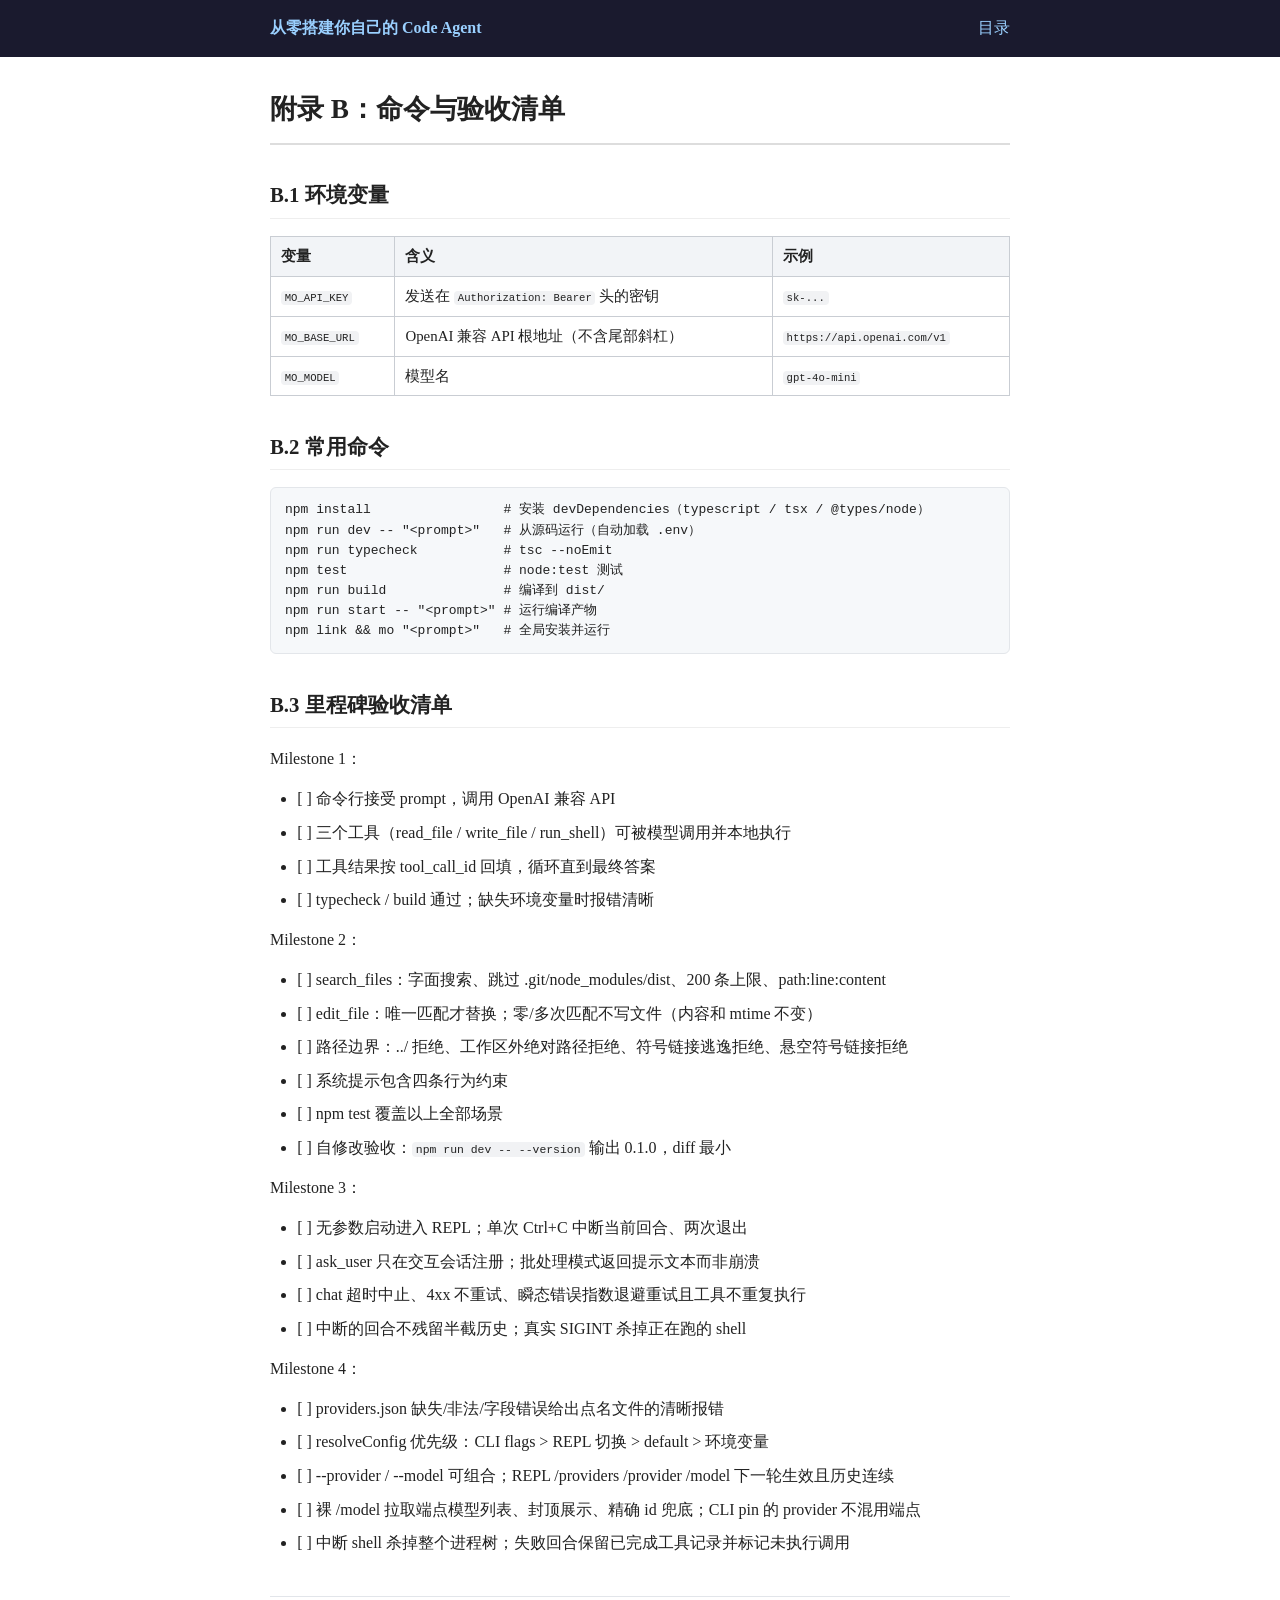
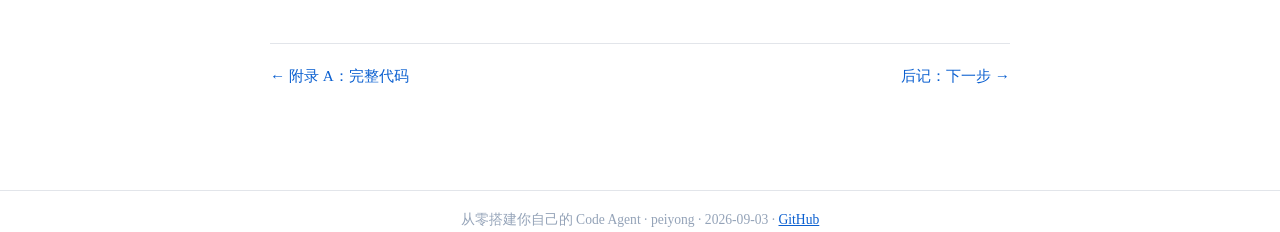
<file: docs/chapters/ch-09.html>
<!DOCTYPE html>
<html lang="zh-CN">
<head>
<meta charset="UTF-8"/>
<meta name="viewport" content="width=device-width, initial-scale=1"/>
<title>附录 B：命令与验收清单 · 从零搭建你自己的 Code Agent</title>
<meta name="description" content="Mo 开发实录：一个最小 AI 编程助手的四步诞生记"/>
<link rel="stylesheet" href="../style.css"/>
</head>
<body>
<header class="site"><div class="inner">
  <span class="book-title"><a href="../index.html">从零搭建你自己的 Code Agent</a></span>
  <span><a href="../index.html">目录</a></span>
</div></header>
<div class="wrap">

<article>
<h1>附录 B：命令与验收清单</h1>
<h2>B.1 环境变量</h2>
<table><thead><tr><th>变量</th><th>含义</th><th>示例</th></tr></thead><tbody><tr><td><code>MO_API_KEY</code></td><td>发送在 <code>Authorization: Bearer</code> 头的密钥</td><td><code>sk-...</code></td></tr><tr><td><code>MO_BASE_URL</code></td><td>OpenAI 兼容 API 根地址（不含尾部斜杠）</td><td><code>https://api.openai.com/v1</code></td></tr><tr><td><code>MO_MODEL</code></td><td>模型名</td><td><code>gpt-4o-mini</code></td></tr></tbody></table>
<h2>B.2 常用命令</h2>
<pre><code>npm install                 # 安装 devDependencies（typescript / tsx / @types/node）
npm run dev -- "&lt;prompt&gt;"   # 从源码运行（自动加载 .env）
npm run typecheck           # tsc --noEmit
npm test                    # node:test 测试
npm run build               # 编译到 dist/
npm run start -- "&lt;prompt&gt;" # 运行编译产物
npm link &amp;&amp; mo "&lt;prompt&gt;"   # 全局安装并运行</code></pre>
<h2>B.3 里程碑验收清单</h2>
<p>Milestone 1：</p>
<ul><li>[ ] 命令行接受 prompt，调用 OpenAI 兼容 API</li><li>[ ] 三个工具（read_file / write_file / run_shell）可被模型调用并本地执行</li><li>[ ] 工具结果按 tool_call_id 回填，循环直到最终答案</li><li>[ ] typecheck / build 通过；缺失环境变量时报错清晰</li></ul>
<p>Milestone 2：</p>
<ul><li>[ ] search_files：字面搜索、跳过 .git/node_modules/dist、200 条上限、path:line:content</li><li>[ ] edit_file：唯一匹配才替换；零/多次匹配不写文件（内容和 mtime 不变）</li><li>[ ] 路径边界：../ 拒绝、工作区外绝对路径拒绝、符号链接逃逸拒绝、悬空符号链接拒绝</li><li>[ ] 系统提示包含四条行为约束</li><li>[ ] npm test 覆盖以上全部场景</li><li>[ ] 自修改验收：<code>npm run dev -- --version</code> 输出 0.1.0，diff 最小</li></ul>
<p>Milestone 3：</p>
<ul><li>[ ] 无参数启动进入 REPL；单次 Ctrl+C 中断当前回合、两次退出</li><li>[ ] ask_user 只在交互会话注册；批处理模式返回提示文本而非崩溃</li><li>[ ] chat 超时中止、4xx 不重试、瞬态错误指数退避重试且工具不重复执行</li><li>[ ] 中断的回合不残留半截历史；真实 SIGINT 杀掉正在跑的 shell</li></ul>
<p>Milestone 4：</p>
<ul><li>[ ] providers.json 缺失/非法/字段错误给出点名文件的清晰报错</li><li>[ ] resolveConfig 优先级：CLI flags &gt; REPL 切换 &gt; default &gt; 环境变量</li><li>[ ] --provider / --model 可组合；REPL /providers /provider /model 下一轮生效且历史连续</li><li>[ ] 裸 /model 拉取端点模型列表、封顶展示、精确 id 兜底；CLI pin 的 provider 不混用端点</li><li>[ ] 中断 shell 杀掉整个进程树；失败回合保留已完成工具记录并标记未执行调用</li></ul>
<hr/>
</article>
<nav class="pager"><a href="ch-08.html">← 附录 A：完整代码</a><span></span><a href="ch-10.html">后记：下一步 →</a></nav>
</div>
<footer class="site">从零搭建你自己的 Code Agent · peiyong · 2026-09-03 · <a href="https://github.com/abupeiyong/mo-book">GitHub</a></footer>
</body>
</html>
</file>
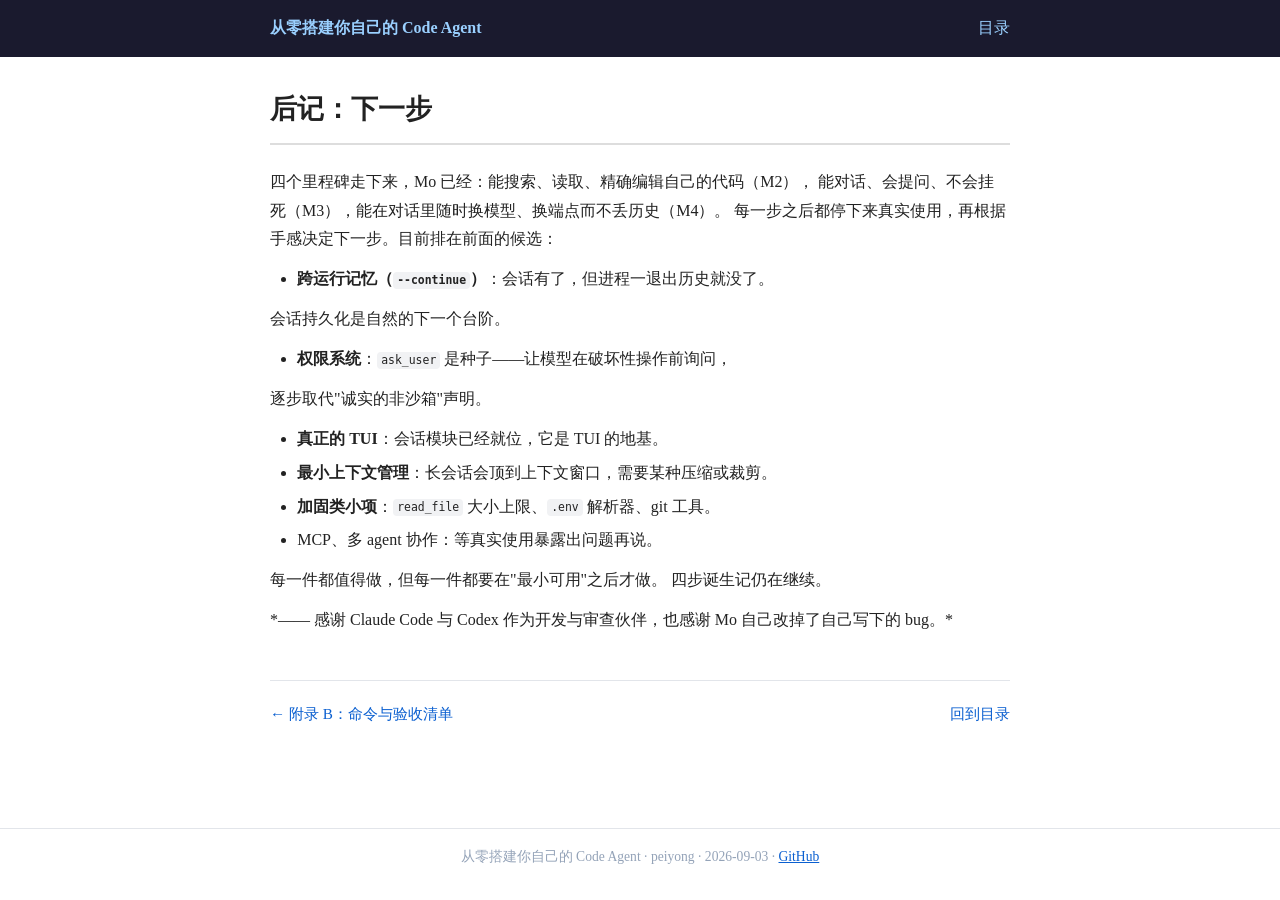
<file: docs/chapters/ch-10.html>
<!DOCTYPE html>
<html lang="zh-CN">
<head>
<meta charset="UTF-8"/>
<meta name="viewport" content="width=device-width, initial-scale=1"/>
<title>后记：下一步 · 从零搭建你自己的 Code Agent</title>
<meta name="description" content="Mo 开发实录：一个最小 AI 编程助手的四步诞生记"/>
<link rel="stylesheet" href="../style.css"/>
</head>
<body>
<header class="site"><div class="inner">
  <span class="book-title"><a href="../index.html">从零搭建你自己的 Code Agent</a></span>
  <span><a href="../index.html">目录</a></span>
</div></header>
<div class="wrap">

<article>
<h1>后记：下一步</h1>
<p>四个里程碑走下来，Mo 已经：能搜索、读取、精确编辑自己的代码（M2）， 能对话、会提问、不会挂死（M3），能在对话里随时换模型、换端点而不丢历史（M4）。 每一步之后都停下来真实使用，再根据手感决定下一步。目前排在前面的候选：</p>
<ul><li><strong>跨运行记忆（<code>--continue</code>）</strong>：会话有了，但进程一退出历史就没了。</li></ul>
<p>  会话持久化是自然的下一个台阶。</p>
<ul><li><strong>权限系统</strong>：<code>ask_user</code> 是种子——让模型在破坏性操作前询问，</li></ul>
<p>  逐步取代"诚实的非沙箱"声明。</p>
<ul><li><strong>真正的 TUI</strong>：会话模块已经就位，它是 TUI 的地基。</li><li><strong>最小上下文管理</strong>：长会话会顶到上下文窗口，需要某种压缩或裁剪。</li><li><strong>加固类小项</strong>：<code>read_file</code> 大小上限、<code>.env</code> 解析器、git 工具。</li><li>MCP、多 agent 协作：等真实使用暴露出问题再说。</li></ul>
<p>每一件都值得做，但每一件都要在"最小可用"之后才做。 四步诞生记仍在继续。</p>
<p>*—— 感谢 Claude Code 与 Codex 作为开发与审查伙伴，也感谢 Mo 自己改掉了自己写下的 bug。*</p>
</article>
<nav class="pager"><a href="ch-09.html">← 附录 B：命令与验收清单</a><span></span><a href="../index.html">回到目录</a></nav>
</div>
<footer class="site">从零搭建你自己的 Code Agent · peiyong · 2026-09-03 · <a href="https://github.com/abupeiyong/mo-book">GitHub</a></footer>
</body>
</html>
</file>
<file: docs/style.css>
:root { color-scheme: light; }
* { box-sizing: border-box; }
body { font-family: -apple-system, "PingFang SC", "Noto Sans CJK SC", "Hiragino Sans GB", "Helvetica Neue", serif; line-height: 1.8; color: #222; background: #fff; margin: 0; }
.wrap { max-width: 780px; margin: 0 auto; padding: 0 20px 60px; }
header.site { background: #1a1a2e; color: #eee; padding: 14px 0; margin-bottom: 28px; }
header.site .inner { max-width: 780px; margin: 0 auto; padding: 0 20px; display: flex; justify-content: space-between; align-items: center; flex-wrap: wrap; gap: 8px; }
header.site a { color: #9ad0ff; text-decoration: none; }
header.site .book-title { font-weight: 600; }
article h1 { font-size: 1.7em; border-bottom: 2px solid #ddd; padding-bottom: 0.35em; margin-top: 0.2em; }
h2 { font-size: 1.3em; margin-top: 1.5em; border-bottom: 1px solid #eee; padding-bottom: 0.2em; }
h3 { font-size: 1.08em; margin-top: 1.3em; }
p { margin: 0.7em 0; }
a { color: #0a5fd0; }
pre { background: #f6f8fa; border: 1px solid #e3e6ea; border-radius: 6px; padding: 12px 14px; font-size: 13px; line-height: 1.55; overflow-x: auto; white-space: pre-wrap; word-break: break-word; }
code { background: #f1f2f4; padding: 0.1em 0.35em; border-radius: 4px; font-size: 0.88em; }
pre code { background: none; padding: 0; font-size: inherit; }
table { border-collapse: collapse; width: 100%; margin: 1em 0; font-size: 0.93em; }
th, td { border: 1px solid #c9cdd3; padding: 6px 10px; text-align: left; vertical-align: top; }
th { background: #f2f4f7; }
ul, ol { margin: 0.6em 0; padding-left: 1.7em; }
li { margin: 0.3em 0; }
blockquote { border-left: 4px solid #cbd5e1; margin: 1em 0; padding: 0.15em 1.1em; color: #475569; background: #f8fafc; border-radius: 0 6px 6px 0; }
hr { border: none; border-top: 1px solid #e2e5ea; margin: 2.4em 0; }
nav.pager { display: flex; justify-content: space-between; margin-top: 3em; padding-top: 1.2em; border-top: 1px solid #e2e5ea; font-size: 0.95em; }
nav.pager a { text-decoration: none; color: #0a5fd0; }
nav.pager .empty { color: #aaa; }
/* cover / index */
.cover { text-align: center; padding: 9vh 0 4vh; }
.cover h1 { border: none; font-size: 2.1em; margin: 0 0 0.35em; }
.cover .subtitle { font-size: 1.15em; color: #475569; }
.cover .blurb { color: #64748b; max-width: 34em; margin: 1.6em auto; font-size: 0.95em; }
.cover .meta { color: #94a3b8; font-size: 0.9em; }
.toc { margin-top: 1.5em; }
.toc ol { list-style: none; padding: 0; }
.toc li { margin: 0.4em 0; }
.toc a { text-decoration: none; display: flex; gap: 12px; align-items: baseline; padding: 8px 12px; border-radius: 8px; }
.toc a:hover { background: #f1f5f9; }
.toc .no { color: #94a3b8; font-variant-numeric: tabular-nums; min-width: 2.2em; text-align: right; }
.downloads { margin-top: 3em; padding: 1.2em 1.4em; background: #f8fafc; border: 1px solid #e2e8f0; border-radius: 10px; font-size: 0.92em; color: #475569; }
footer.site { margin-top: 3em; padding-top: 1.2em; border-top: 1px solid #e2e5ea; color: #94a3b8; font-size: 0.85em; text-align: center; }
@media (prefers-color-scheme: dark) {
  :root { color-scheme: dark; }
  body { background: #0f1117; color: #d5d9e2; }
  header.site { background: #161a24; }
  pre { background: #161b26; border-color: #262c3a; }
  code { background: #1d2332; }
  table { border-color: #2c3344; } th, td { border-color: #2c3344; } th { background: #1d2332; }
  blockquote { background: #141927; border-color: #2c3a5e; color: #aab3c5; }
  a { color: #7ab7ff; } .toc a:hover { background: #1a2030; }
  footer.site, .cover .meta { color: #5b6472; } .cover .subtitle, .downloads { color: #aab3c5; }
  .downloads { background: #141927; border-color: #2a3346; } hr, nav.pager { border-color: #262c3a; }
  article h1 { border-color: #2c3344; } h2 { border-color: #262c3a; }
}
</file>
